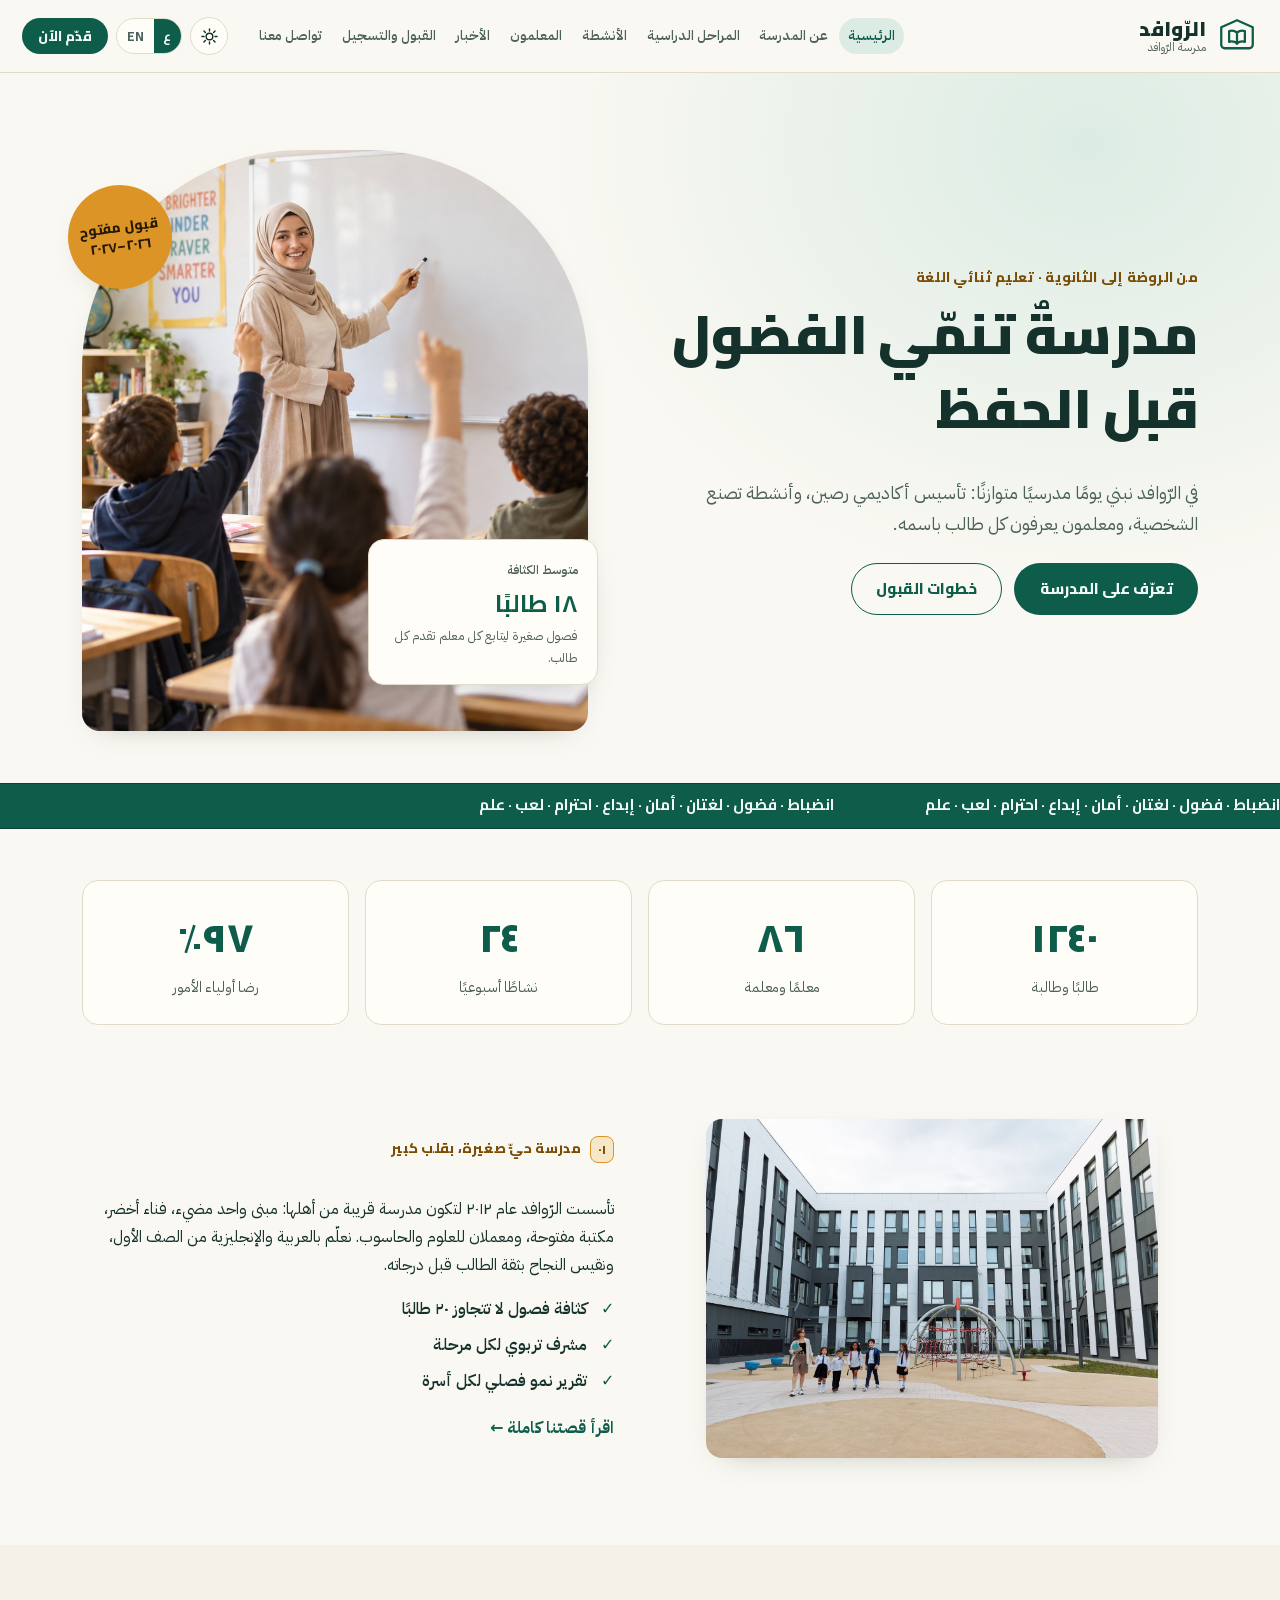
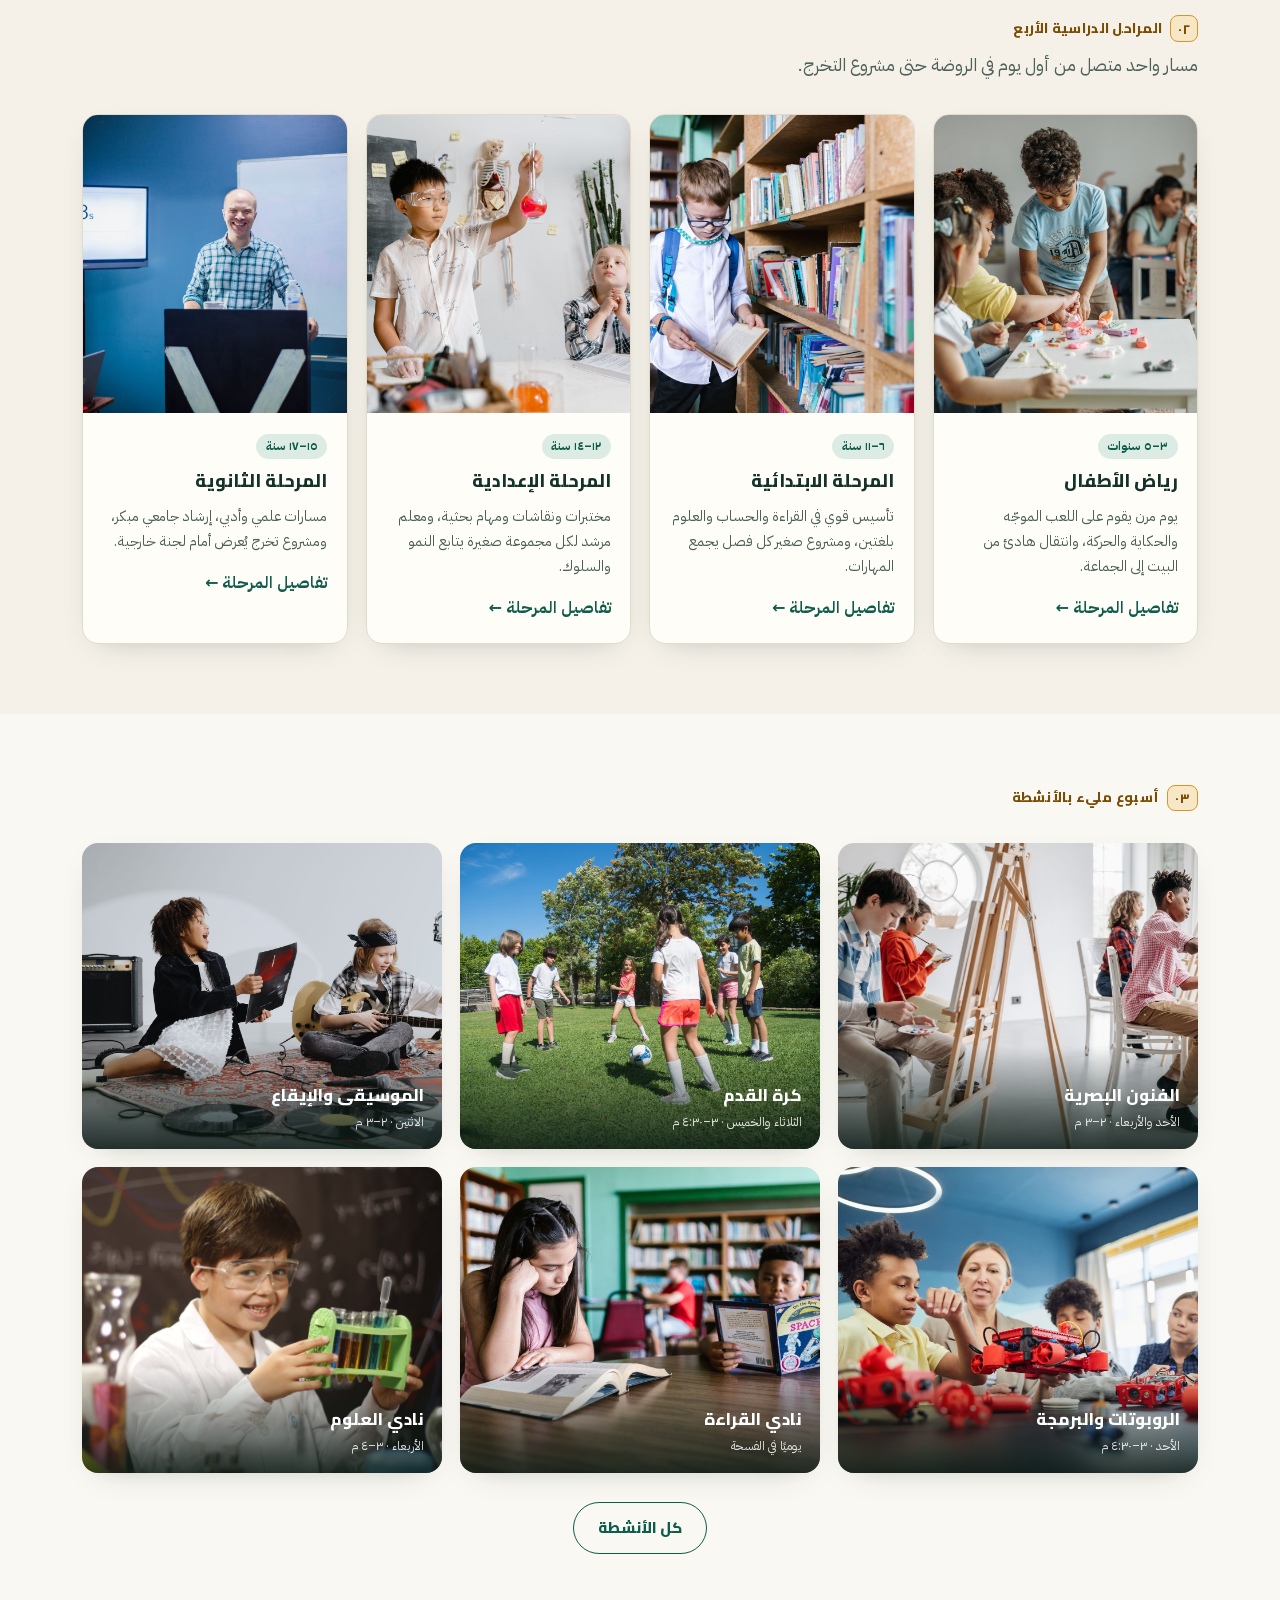
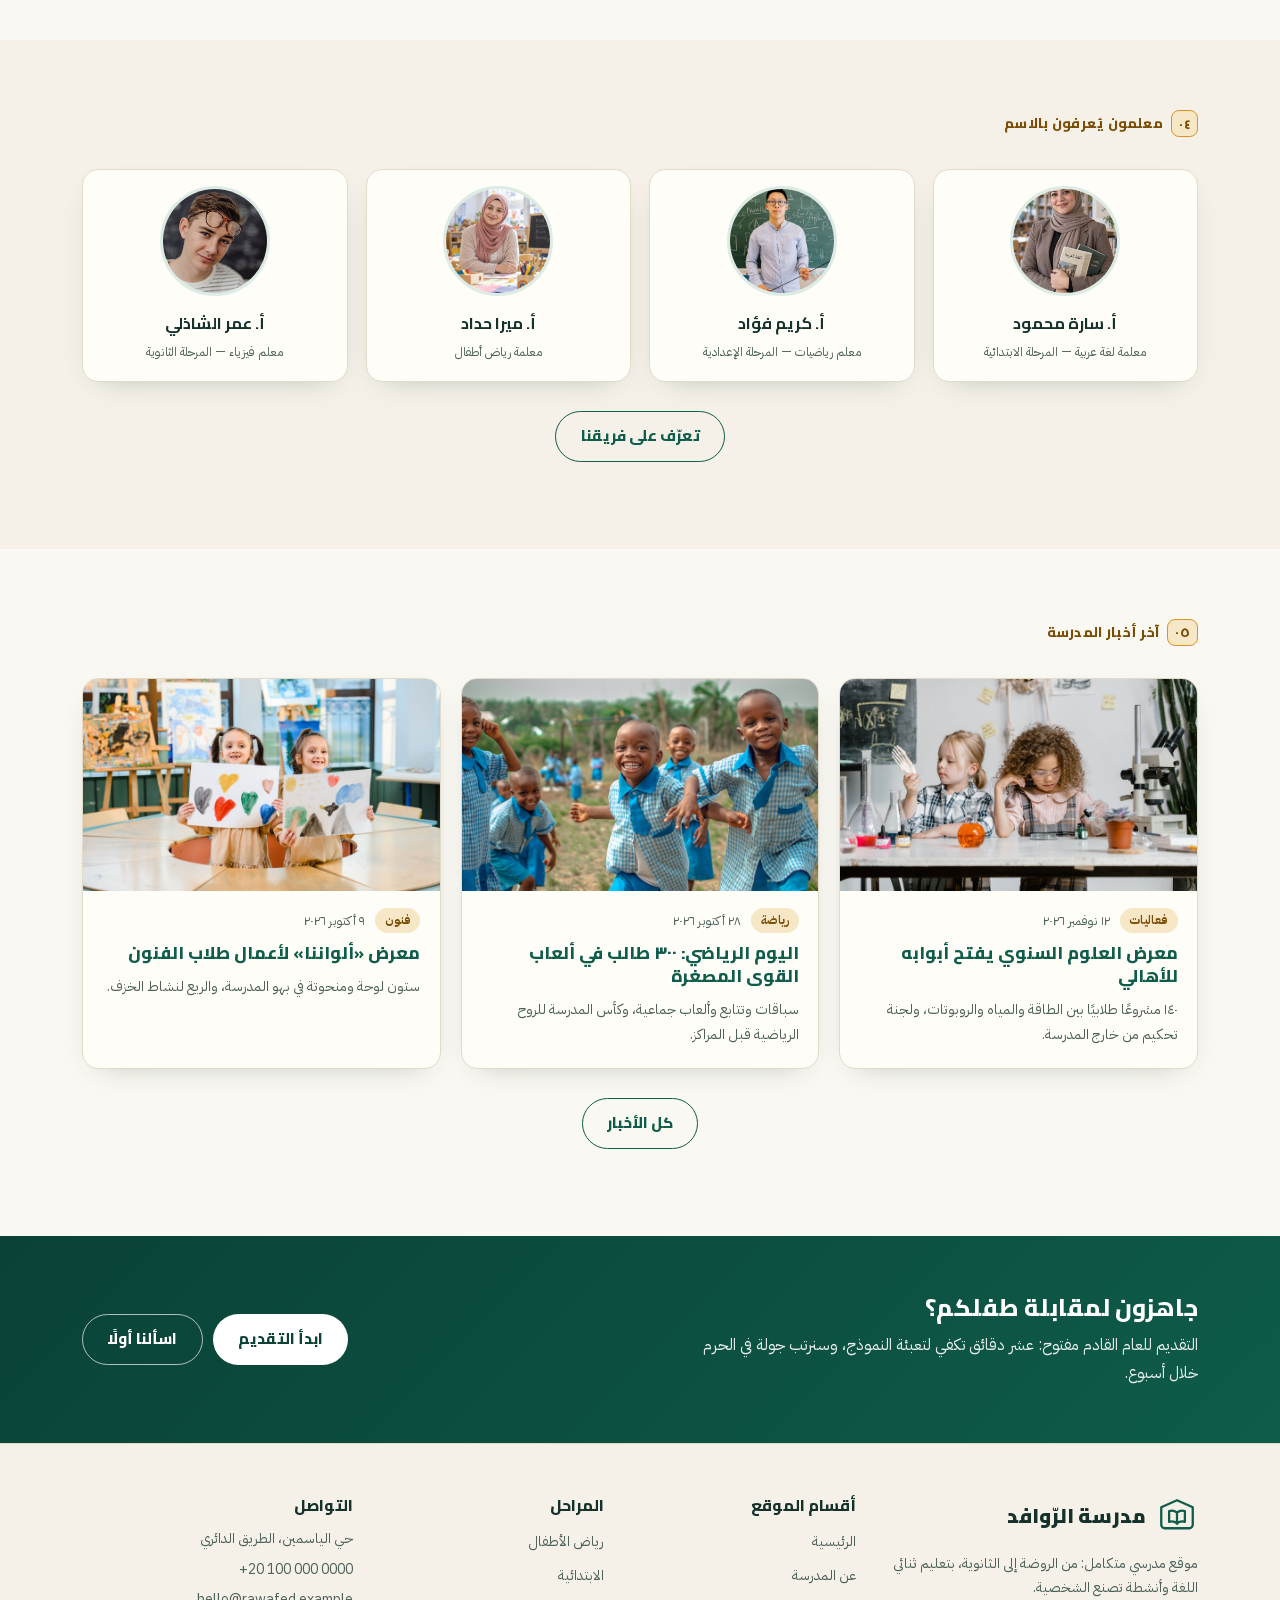
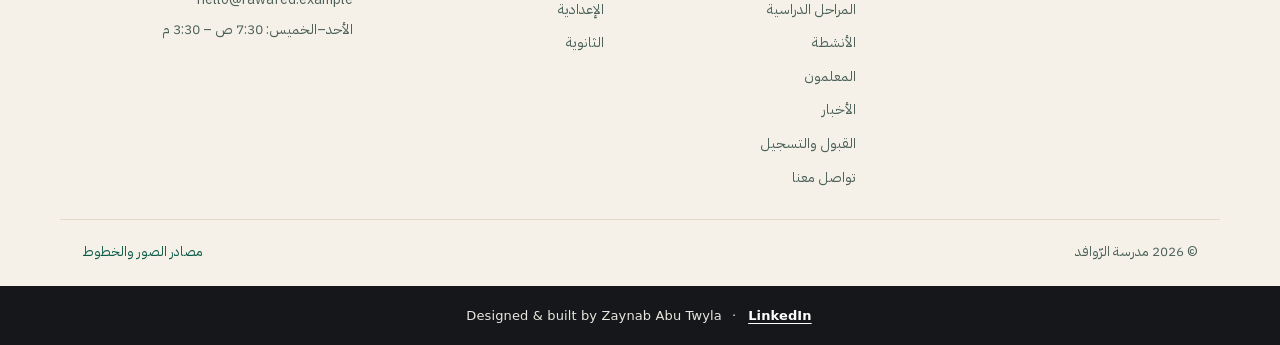
<file: index.html>
<!doctype html>
<html lang="ar" dir="rtl" data-theme="light">
<head>
<meta charset="utf-8">
<meta name="viewport" content="width=device-width, initial-scale=1">
<title data-i18n="pg.t.home">مدرسة الرّوافد — من الروضة إلى الثانوية</title>
<meta name="description" content="موقع مدرسة الرّوافد: مراحل، أنشطة، معلمون، أخبار وقبول." data-i18n-content="pg.d.home">
<link rel="preload" href="assets/fonts/cairo-200-1000-arabic.woff2" as="font" type="font/woff2" crossorigin>
<link rel="stylesheet" href="assets/fonts/fonts.css">
<link rel="stylesheet" href="assets/css/style.css">
<link rel="icon" href="data:image/svg+xml,%3Csvg xmlns='http://www.w3.org/2000/svg' viewBox='0 0 48 48'%3E%3Crect width='48' height='48' rx='12' fill='%230e5c4a'/%3E%3Cpath d='M24 10 10 17v14h28V17Z' fill='none' stroke='%23f6f3ec' stroke-width='3'/%3E%3C/svg%3E">
<script>/* قبل الرسم: منع وميض السمة واللغة */
try{var t=localStorage.getItem('rw-theme');if(t)document.documentElement.dataset.theme=t;
else if(matchMedia('(prefers-color-scheme: dark)').matches)document.documentElement.dataset.theme='dark';
var l=localStorage.getItem('rw-lang');if(l==='en'){document.documentElement.lang='en';document.documentElement.dir='ltr';}}catch(e){}</script>
</head>
<body data-page="index.html">
<a class="skip-link" href="#main" data-i18n="a11y.skip">تخطَّ إلى المحتوى</a>
<header class="site-header" id="top">
  <div class="wrap header-in">
    <a class="brand" href="index.html">
      <svg viewBox="0 0 48 48" aria-hidden="true" class="logo-mark"><path d="M24 6 6 14v20c0 2.2 1.8 4 4 4h28c2.2 0 4-1.8 4-4V14L24 6Z" fill="none" stroke="currentColor" stroke-width="2.6" stroke-linejoin="round"/><path d="M24 20v14M24 20c-2.6-2-6-2.6-9-1.6v12.4c3-1 6.4-.4 9 1.6Zm0 0c2.6-2 6-2.6 9-1.6v12.4c-3-1-6.4-.4-9 1.6Z" fill="none" stroke="currentColor" stroke-width="2.6" stroke-linejoin="round"/></svg>
      <span class="brand-tx"><strong data-i18n="brand.name">الرّوافد</strong><small data-i18n="brand.sub">مدرسة الرّوافد</small></span>
    </a>
    <nav class="main-nav" id="nav" aria-label="Main">
        <a href="index.html" data-i18n="nav.home" aria-current="page" class="is-active">الرئيسية</a>
        <a href="about.html" data-i18n="nav.about">عن المدرسة</a>
        <a href="academics.html" data-i18n="nav.academics">المراحل الدراسية</a>
        <a href="activities.html" data-i18n="nav.activities">الأنشطة</a>
        <a href="teachers.html" data-i18n="nav.teachers">المعلمون</a>
        <a href="news.html" data-i18n="nav.news">الأخبار</a>
        <a href="admissions.html" data-i18n="nav.admissions">القبول والتسجيل</a>
        <a href="contact.html" data-i18n="nav.contact">تواصل معنا</a>
    </nav>
    <div class="header-actions">
      <button class="icon-btn" id="theme-toggle" type="button" data-i18n-aria="a11y.theme" aria-label="تبديل الوضع الليلي والنهاري"><svg viewBox="0 0 24 24" aria-hidden="true"><circle cx="12" cy="12" r="4.2" fill="none" stroke="currentColor" stroke-width="1.8"/><path d="M12 2.5v2.6M12 18.9v2.6M2.5 12h2.6M18.9 12h2.6M5 5l1.8 1.8M17.2 17.2 19 19M19 5l-1.8 1.8M6.8 17.2 5 19" stroke="currentColor" stroke-width="1.8" stroke-linecap="round"/></svg><svg viewBox="0 0 24 24" aria-hidden="true"><path d="M20.4 14.2A8.6 8.6 0 0 1 9.8 3.6a8.6 8.6 0 1 0 10.6 10.6Z" fill="none" stroke="currentColor" stroke-width="1.8" stroke-linejoin="round"/></svg></button>
      <button class="lang-toggle" id="lang-toggle" type="button" data-i18n-aria="a11y.lang" aria-label="Switch to English"><span class="lang-opt" data-lang="ar">ع</span><span class="lang-opt" data-lang="en">EN</span></button>
      <a class="btn btn-primary btn-sm header-cta" href="admissions.html" data-i18n="cta.apply">قدّم الآن</a>
      <button class="icon-btn nav-burger" id="nav-toggle" type="button" data-i18n-aria="a11y.menu" aria-label="القائمة" aria-expanded="false"><svg viewBox="0 0 24 24" aria-hidden="true"><path d="M4 7h16M4 12h16M4 17h16" stroke="currentColor" stroke-width="1.9" stroke-linecap="round"/></svg><svg viewBox="0 0 24 24" aria-hidden="true"><path d="m6 6 12 12M18 6 6 18" stroke="currentColor" stroke-width="1.9" stroke-linecap="round"/></svg></button>
    </div>
  </div>
</header>
<main id="main">

<section class="hero-home">
  <div class="wrap hero-grid">
    <div class="hero-tx">
      <p class="eyebrow" data-i18n="h.eyebrow">من الروضة إلى الثانوية · تعليم ثنائي اللغة</p>
      <h1 data-i18n="h.title">مدرسةٌ تنمّي الفضول قبل الحفظ</h1>
      <p class="lead" data-i18n="h.lead">في الرّوافد نبني يومًا مدرسيًا متوازنًا: تأسيس أكاديمي رصين، وأنشطة تصنع الشخصية، ومعلمون يعرفون كل طالب باسمه.</p>
      <div class="hero-ctas">
        <a class="btn btn-primary" href="about.html" data-i18n="h.cta1">تعرّف على المدرسة</a>
        <a class="btn btn-ghost" href="admissions.html" data-i18n="h.cta2">خطوات القبول</a>
      </div>
    </div>
    <div class="hero-media">
      <img class="arch hero-photo" src="assets/img/hero-hands.jpg" alt="معلمة وطلاب يرفعون أيديهم في الفصل" fetchpriority="high">
      <span class="sticker" data-i18n="h.badge">قبول مفتوح<br>٢٠٢٦–٢٠٢٧</span>
      <div class="float-card">
        <span class="float-card-t" data-i18n="h.card.t">متوسط الكثافة</span>
        <strong data-i18n="h.card.v">١٨ طالبًا</strong>
        <p data-i18n="h.card.p">فصول صغيرة ليتابع كل معلم تقدم كل طالب.</p>
      </div>
    </div>
  </div>
</section>

<div class="ticker" aria-hidden="true"><div class="ticker-track"><span data-i18n="tick">انضباط · فضول · لغتان · أمان · إبداع · احترام · لعب · علم</span><span data-i18n="tick">انضباط · فضول · لغتان · أمان · إبداع · احترام · لعب · علم</span></div></div>

<section class="stats">
  <div class="wrap stats-grid">
    <div class="stat"><strong data-count="1240" data-i18n="st1.v">١٢٤٠</strong><span data-i18n="st1.l">طالبًا وطالبة</span></div>
    <div class="stat"><strong data-count="86" data-i18n="st2.v">٨٦</strong><span data-i18n="st2.l">معلمًا ومعلمة</span></div>
    <div class="stat"><strong data-count="24" data-i18n="st3.v">٢٤</strong><span data-i18n="st3.l">نشاطًا أسبوعيًا</span></div>
    <div class="stat"><strong data-count="97" data-i18n="st4.v">٩٧٪</strong><span data-i18n="st4.l">رضا أولياء الأمور</span></div>
  </div>
</section>

<section class="section">
  <div class="wrap split">
    <figure class="split-photo"><img src="assets/img/campus-walk.jpg" alt="فناء المدرسة" loading="lazy"></figure>
    <div class="split-tx">
      <div class="section-head">
      <p class="eyebrow"><span class="eyebrow-num">٠١</span><span data-i18n="intro.t">مدرسة حيٍّ صغيرة، بقلب كبير</span></p>
      
    </div>
      <p data-i18n="intro.p">تأسست الرّوافد عام ٢٠١٢ لتكون مدرسة قريبة من أهلها: مبنى واحد مضيء، فناء أخضر، مكتبة مفتوحة، ومعملان للعلوم والحاسوب. نعلّم بالعربية والإنجليزية من الصف الأول، ونقيس النجاح بثقة الطالب قبل درجاته.</p>
      <ul class="check-list">
        <li data-i18n="intro.b1">كثافة فصول لا تتجاوز ٢٠ طالبًا</li><li data-i18n="intro.b2">مشرف تربوي لكل مرحلة</li><li data-i18n="intro.b3">تقرير نمو فصلي لكل أسرة</li>
      </ul>
      <a class="text-link" href="about.html"><span data-i18n="intro.link">اقرأ قصتنا كاملة</span> <span class="arrow">←</span></a>
    </div>
  </div>
</section>

<section class="section section-alt">
  <div class="wrap">
    <div class="section-head">
      <p class="eyebrow"><span class="eyebrow-num">٠٢</span><span data-i18n="sec.stages">المراحل الدراسية الأربع</span></p>
      <p class="lead" data-i18n="sec.stages.l">مسار واحد متصل من أول يوم في الروضة حتى مشروع التخرج.</p>
    </div>
    <div class="stage-grid"><article class="stage-card" id="home-kg">
        <a href="academics.html#kg" class="stage-photo arch"><img src="assets/img/kg-play.jpg" alt="رياض الأطفال" loading="lazy"></a>
        <div class="stage-tx">
          <span class="stage-years" data-i18n="stg.kg.years">٣–٥ سنوات</span>
          <h3 data-i18n="stg.kg.name">رياض الأطفال</h3>
          <p data-i18n="stg.kg.desc">يوم مرن يقوم على اللعب الموجّه والحكاية والحركة، وانتقال هادئ من البيت إلى الجماعة.</p>
          <a class="text-link" href="academics.html#kg"><span data-i18n="stage.link">تفاصيل المرحلة</span> <span class="arrow">←</span></a>
        </div>
      </article><article class="stage-card" id="home-primary">
        <a href="academics.html#primary" class="stage-photo arch"><img src="assets/img/primary-reading.jpg" alt="المرحلة الابتدائية" loading="lazy"></a>
        <div class="stage-tx">
          <span class="stage-years" data-i18n="stg.prim.years">٦–١١ سنة</span>
          <h3 data-i18n="stg.prim.name">المرحلة الابتدائية</h3>
          <p data-i18n="stg.prim.desc">تأسيس قوي في القراءة والحساب والعلوم بلغتين، ومشروع صغير كل فصل يجمع المهارات.</p>
          <a class="text-link" href="academics.html#primary"><span data-i18n="stage.link">تفاصيل المرحلة</span> <span class="arrow">←</span></a>
        </div>
      </article><article class="stage-card" id="home-middle">
        <a href="academics.html#middle" class="stage-photo arch"><img src="assets/img/middle-science.jpg" alt="المرحلة الإعدادية" loading="lazy"></a>
        <div class="stage-tx">
          <span class="stage-years" data-i18n="stg.mid.years">١٢–١٤ سنة</span>
          <h3 data-i18n="stg.mid.name">المرحلة الإعدادية</h3>
          <p data-i18n="stg.mid.desc">مختبرات ونقاشات ومهام بحثية، ومعلم مرشد لكل مجموعة صغيرة يتابع النمو والسلوك.</p>
          <a class="text-link" href="academics.html#middle"><span data-i18n="stage.link">تفاصيل المرحلة</span> <span class="arrow">←</span></a>
        </div>
      </article><article class="stage-card" id="home-secondary">
        <a href="academics.html#secondary" class="stage-photo arch"><img src="assets/img/secondary-lecture.jpg" alt="المرحلة الثانوية" loading="lazy"></a>
        <div class="stage-tx">
          <span class="stage-years" data-i18n="stg.sec.years">١٥–١٧ سنة</span>
          <h3 data-i18n="stg.sec.name">المرحلة الثانوية</h3>
          <p data-i18n="stg.sec.desc">مسارات علمي وأدبي، إرشاد جامعي مبكر، ومشروع تخرج يُعرض أمام لجنة خارجية.</p>
          <a class="text-link" href="academics.html#secondary"><span data-i18n="stage.link">تفاصيل المرحلة</span> <span class="arrow">←</span></a>
        </div>
      </article></div>
  </div>
</section>

<section class="section">
  <div class="wrap">
    <div class="section-head">
      <p class="eyebrow"><span class="eyebrow-num">٠٣</span><span data-i18n="sec.act">أسبوع مليء بالأنشطة</span></p>
      
    </div>
    <div class="act-grid"><a class="act-card" href="activities.html">
        <img src="assets/img/act-art.jpg" alt="الفنون البصرية" loading="lazy">
        <div class="act-tx"><h3 data-i18n="act.art.name">الفنون البصرية</h3><span data-i18n="act.art.meta">الأحد والأربعاء · ٢–٣ م</span></div>
      </a><a class="act-card" href="activities.html">
        <img src="assets/img/act-sports.jpg" alt="كرة القدم" loading="lazy">
        <div class="act-tx"><h3 data-i18n="act.sports.name">كرة القدم</h3><span data-i18n="act.sports.meta">الثلاثاء والخميس · ٣–٤:٣٠ م</span></div>
      </a><a class="act-card" href="activities.html">
        <img src="assets/img/act-music.jpg" alt="الموسيقى والإيقاع" loading="lazy">
        <div class="act-tx"><h3 data-i18n="act.music.name">الموسيقى والإيقاع</h3><span data-i18n="act.music.meta">الاثنين · ٢–٣ م</span></div>
      </a><a class="act-card" href="activities.html">
        <img src="assets/img/act-robotics.jpg" alt="الروبوتات والبرمجة" loading="lazy">
        <div class="act-tx"><h3 data-i18n="act.robotics.name">الروبوتات والبرمجة</h3><span data-i18n="act.robotics.meta">الأحد · ٣–٤:٣٠ م</span></div>
      </a><a class="act-card" href="activities.html">
        <img src="assets/img/act-library.jpg" alt="نادي القراءة" loading="lazy">
        <div class="act-tx"><h3 data-i18n="act.library.name">نادي القراءة</h3><span data-i18n="act.library.meta">يوميًا في الفسحة</span></div>
      </a><a class="act-card" href="activities.html">
        <img src="assets/img/act-science.jpg" alt="نادي العلوم" loading="lazy">
        <div class="act-tx"><h3 data-i18n="act.science.name">نادي العلوم</h3><span data-i18n="act.science.meta">الأربعاء · ٣–٤ م</span></div>
      </a></div>
    <p class="more-row"><a class="btn btn-ghost" href="activities.html" data-i18n="act.all">كل الأنشطة</a></p>
  </div>
</section>

<section class="section section-alt">
  <div class="wrap">
    <div class="section-head">
      <p class="eyebrow"><span class="eyebrow-num">٠٤</span><span data-i18n="sec.teach">معلمون يُعرفون بالاسم</span></p>
      
    </div>
    <div class="teach-strip"><a class="teach-mini" href="teachers.html">
        <img src="assets/img/t-1.jpg" alt="أ. سارة محمود" loading="lazy">
        <strong data-i18n="t1.name">أ. سارة محمود</strong><span data-i18n="t1.role">معلمة لغة عربية — المرحلة الابتدائية</span>
      </a><a class="teach-mini" href="teachers.html">
        <img src="assets/img/t-3.jpg" alt="أ. كريم فؤاد" loading="lazy">
        <strong data-i18n="t2.name">أ. كريم فؤاد</strong><span data-i18n="t2.role">معلم رياضيات — المرحلة الإعدادية</span>
      </a><a class="teach-mini" href="teachers.html">
        <img src="assets/img/t-2.jpg" alt="أ. ميرا حداد" loading="lazy">
        <strong data-i18n="t3.name">أ. ميرا حداد</strong><span data-i18n="t3.role">معلمة رياض أطفال</span>
      </a><a class="teach-mini" href="teachers.html">
        <img src="assets/img/t-5.jpg" alt="أ. عمر الشاذلي" loading="lazy">
        <strong data-i18n="t4.name">أ. عمر الشاذلي</strong><span data-i18n="t4.role">معلم فيزياء — المرحلة الثانوية</span>
      </a></div>
    <p class="more-row"><a class="btn btn-ghost" href="teachers.html" data-i18n="teach.all">تعرّف على فريقنا</a></p>
  </div>
</section>

<section class="section">
  <div class="wrap">
    <div class="section-head">
      <p class="eyebrow"><span class="eyebrow-num">٠٥</span><span data-i18n="sec.news">آخر أخبار المدرسة</span></p>
      
    </div>
    <div class="news-grid"><article class="news-card">
        <a class="news-photo" href="news.html"><img src="assets/img/news-science.jpg" alt="معرض العلوم السنوي يفتح أبوابه للأهالي" loading="lazy"></a>
        <div class="news-tx">
          <div class="news-meta"><span class="tag" data-i18n="n1.tag">فعاليات</span><time data-i18n="n1.date">١٢ نوفمبر ٢٠٢٦</time></div>
          <h3><a href="news.html" data-i18n="n1.title">معرض العلوم السنوي يفتح أبوابه للأهالي</a></h3>
          <p data-i18n="n1.excerpt">١٤٠ مشروعًا طلابيًا بين الطاقة والمياه والروبوتات، ولجنة تحكيم من خارج المدرسة.</p>
        </div>
      </article><article class="news-card">
        <a class="news-photo" href="news.html"><img src="assets/img/news-sports.jpg" alt="اليوم الرياضي: ٣٠٠ طالب في ألعاب القوى المصغرة" loading="lazy"></a>
        <div class="news-tx">
          <div class="news-meta"><span class="tag" data-i18n="n2.tag">رياضة</span><time data-i18n="n2.date">٢٨ أكتوبر ٢٠٢٦</time></div>
          <h3><a href="news.html" data-i18n="n2.title">اليوم الرياضي: ٣٠٠ طالب في ألعاب القوى المصغرة</a></h3>
          <p data-i18n="n2.excerpt">سباقات وتتابع وألعاب جماعية، وكأس المدرسة للروح الرياضية قبل المراكز.</p>
        </div>
      </article><article class="news-card">
        <a class="news-photo" href="news.html"><img src="assets/img/news-art.jpg" alt="معرض «ألواننا» لأعمال طلاب الفنون" loading="lazy"></a>
        <div class="news-tx">
          <div class="news-meta"><span class="tag" data-i18n="n3.tag">فنون</span><time data-i18n="n3.date">٩ أكتوبر ٢٠٢٦</time></div>
          <h3><a href="news.html" data-i18n="n3.title">معرض «ألواننا» لأعمال طلاب الفنون</a></h3>
          <p data-i18n="n3.excerpt">ستون لوحة ومنحوتة في بهو المدرسة، والريع لنشاط الخزف.</p>
        </div>
      </article></div>
    <p class="more-row"><a class="btn btn-ghost" href="news.html" data-i18n="news.all">كل الأخبار</a></p>
  </div>
</section>

<section class="cta-banner">
  <div class="wrap cta-in">
    <div><h2 data-i18n="cta.t">جاهزون لمقابلة طفلكم؟</h2><p data-i18n="cta.p">التقديم للعام القادم مفتوح: عشر دقائق تكفي لتعبئة النموذج، وسنرتب جولة في الحرم خلال أسبوع.</p></div>
    <div class="cta-actions">
      <a class="btn btn-light" href="admissions.html" data-i18n="cta.btn">ابدأ التقديم</a>
      <a class="btn btn-outline-light" href="contact.html" data-i18n="cta.btn2">اسألنا أولًا</a>
    </div>
  </div>
</section>

</main>
<footer class="site-footer">
  <div class="wrap footer-grid">
    <div class="f-brand">
      <a class="brand" href="index.html"><svg viewBox="0 0 48 48" aria-hidden="true" class="logo-mark"><path d="M24 6 6 14v20c0 2.2 1.8 4 4 4h28c2.2 0 4-1.8 4-4V14L24 6Z" fill="none" stroke="currentColor" stroke-width="2.6" stroke-linejoin="round"/><path d="M24 20v14M24 20c-2.6-2-6-2.6-9-1.6v12.4c3-1 6.4-.4 9 1.6Zm0 0c2.6-2 6-2.6 9-1.6v12.4c-3-1-6.4-.4-9 1.6Z" fill="none" stroke="currentColor" stroke-width="2.6" stroke-linejoin="round"/></svg><span class="brand-tx"><strong data-i18n="f.about.t">مدرسة الرّوافد</strong></span></a>
      <p data-i18n="f.about.p">موقع مدرسي متكامل: من الروضة إلى الثانوية، بتعليم ثنائي اللغة وأنشطة تصنع الشخصية.</p>
    </div>
    <nav class="f-col" aria-label="Footer"><h3 data-i18n="f.links">أقسام الموقع</h3><ul><li><a href="index.html" data-i18n="nav.home">الرئيسية</a></li><li><a href="about.html" data-i18n="nav.about">عن المدرسة</a></li><li><a href="academics.html" data-i18n="nav.academics">المراحل الدراسية</a></li><li><a href="activities.html" data-i18n="nav.activities">الأنشطة</a></li><li><a href="teachers.html" data-i18n="nav.teachers">المعلمون</a></li><li><a href="news.html" data-i18n="nav.news">الأخبار</a></li><li><a href="admissions.html" data-i18n="nav.admissions">القبول والتسجيل</a></li><li><a href="contact.html" data-i18n="nav.contact">تواصل معنا</a></li></ul></nav>
    <div class="f-col"><h3 data-i18n="f.stages">المراحل</h3><ul><li><a href="academics.html#kg" data-i18n="f.st.kg">رياض الأطفال</a></li><li><a href="academics.html#primary" data-i18n="f.st.prim">الابتدائية</a></li><li><a href="academics.html#middle" data-i18n="f.st.mid">الإعدادية</a></li><li><a href="academics.html#secondary" data-i18n="f.st.sec">الثانوية</a></li></ul></div>
    <div class="f-col">
      <h3 data-i18n="f.contact">التواصل</h3>
      <ul class="f-contact">
        <li data-i18n="f.addr">حي الياسمين، الطريق الدائري</li>
        <li><a href="tel:+201000000000" dir="ltr">+20 100 000 0000</a></li>
        <li><a href="mailto:hello@rawafed.example">hello@rawafed.example</a></li>
        <li data-i18n="f.hours">الأحد–الخميس: 7:30 ص – 3:30 م</li>
      </ul>
    </div>
  </div>
  <div class="wrap footer-base">
    <div class="f-base-row">
      <span data-i18n="f.rights">© 2026 مدرسة الرّوافد</span>
      <a href="CREDITS.html" data-i18n="f.credits">مصادر الصور والخطوط</a>
    </div>
  </div>
</footer>
<button class="to-top" id="to-top" type="button" aria-label="↑">↑</button>
<script src="assets/js/i18n.js"></script>
<script src="assets/js/main.js"></script>
<!--zy-credit--><style>.zy-credit{box-sizing:border-box;width:100%;background:#15171a;color:#e9e6df;font:500 13px/1.5 system-ui,-apple-system,"Segoe UI",Roboto,Arial,sans-serif;text-align:center;padding:14px 16px;direction:ltr;unicode-bidi:isolate;letter-spacing:.01em}.zy-credit p{margin:0;display:flex;flex-wrap:wrap;gap:4px 10px;justify-content:center;align-items:center}footer.zy-credit p a{all:unset;cursor:pointer;display:inline;box-sizing:border-box;color:#fff;font-weight:700;font-size:inherit;line-height:inherit;text-decoration:underline;text-underline-offset:3px;padding:6px 2px;background:none;border:0;border-radius:0;box-shadow:none;width:auto;height:auto}footer.zy-credit p a:hover{text-decoration-thickness:2px}footer.zy-credit p a:focus-visible{outline:2px solid #fff;outline-offset:2px;border-radius:3px}@media(max-width:480px){.zy-credit{font-size:12.5px;padding:12px 14px}}</style><footer class="zy-credit" dir="ltr" lang="en"><p><span>Designed &amp; built by Zaynab Abu Twyla</span><span aria-hidden="true">&middot;</span><a href="https://www.linkedin.com/in/zaynab-aboutwylah-b71a79314" target="_blank" rel="noopener noreferrer">LinkedIn</a></p></footer><!--/zy-credit--></body>
</html>
</file>
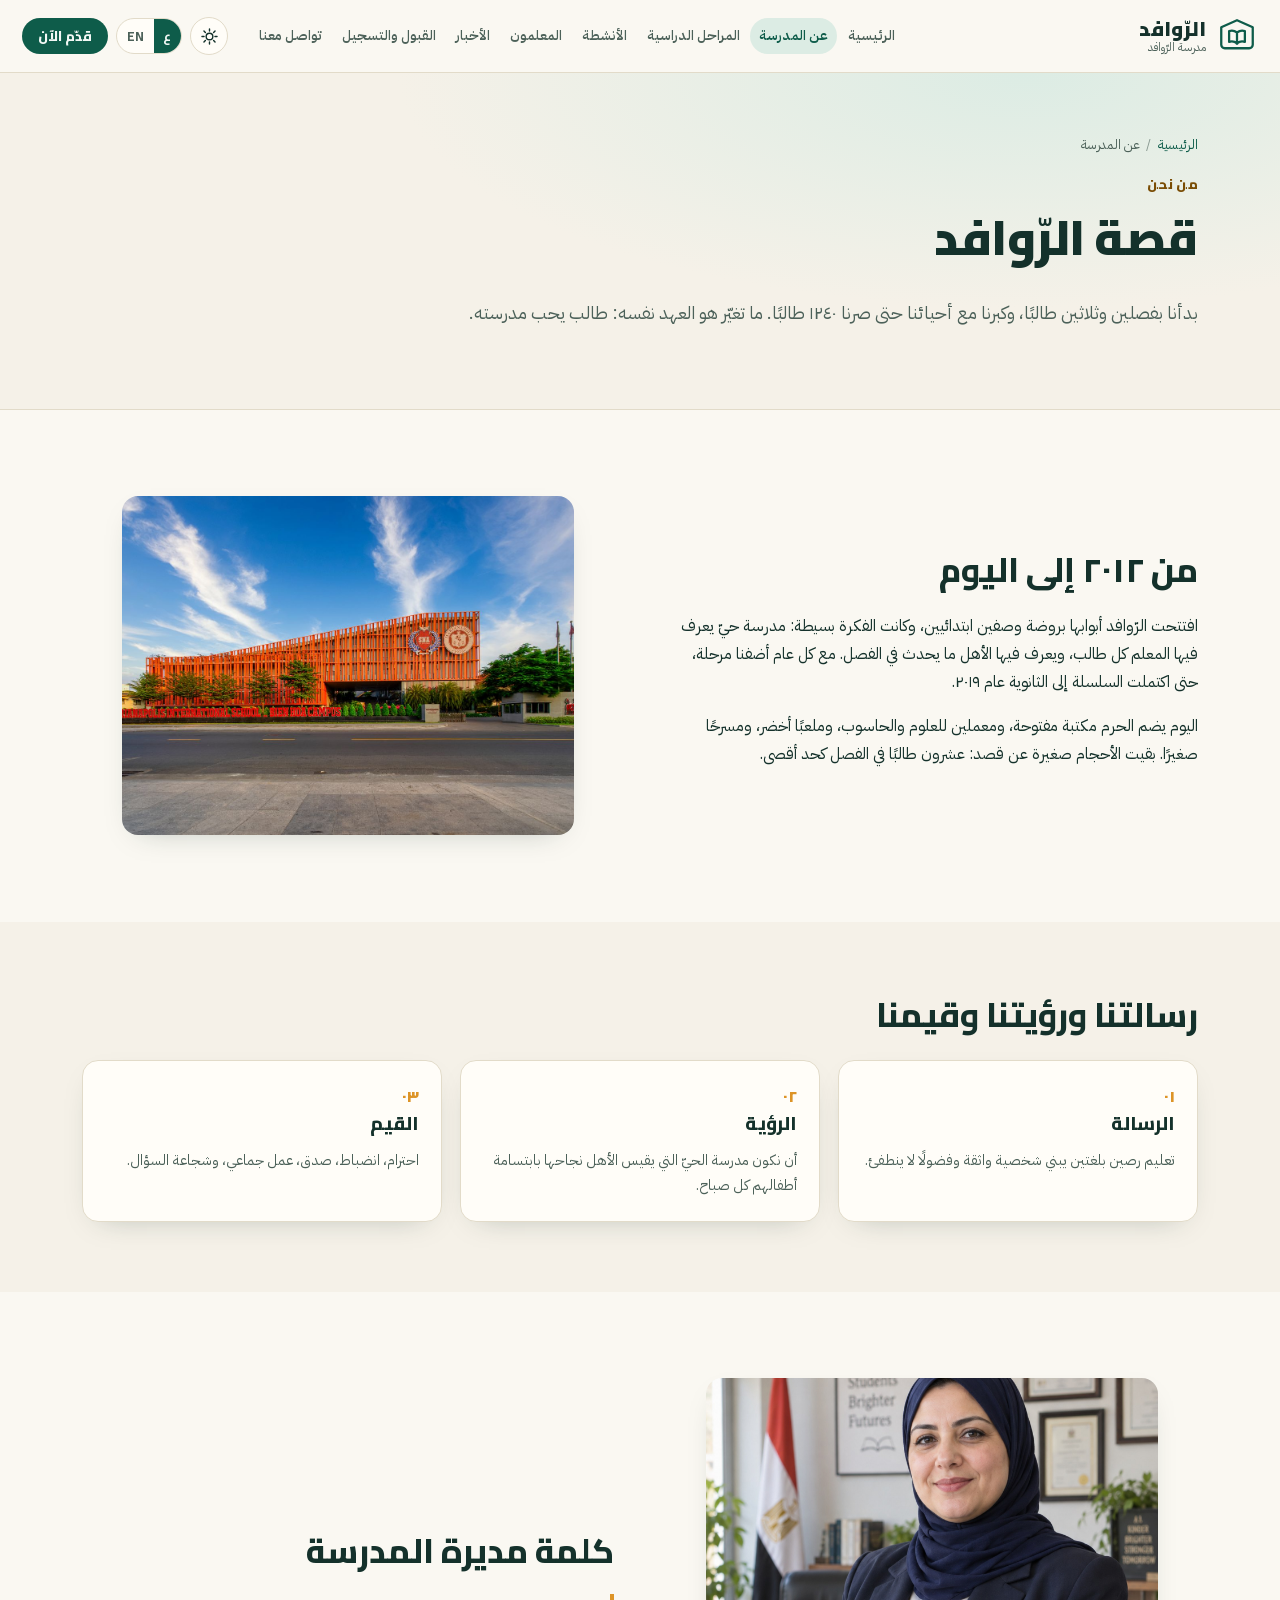
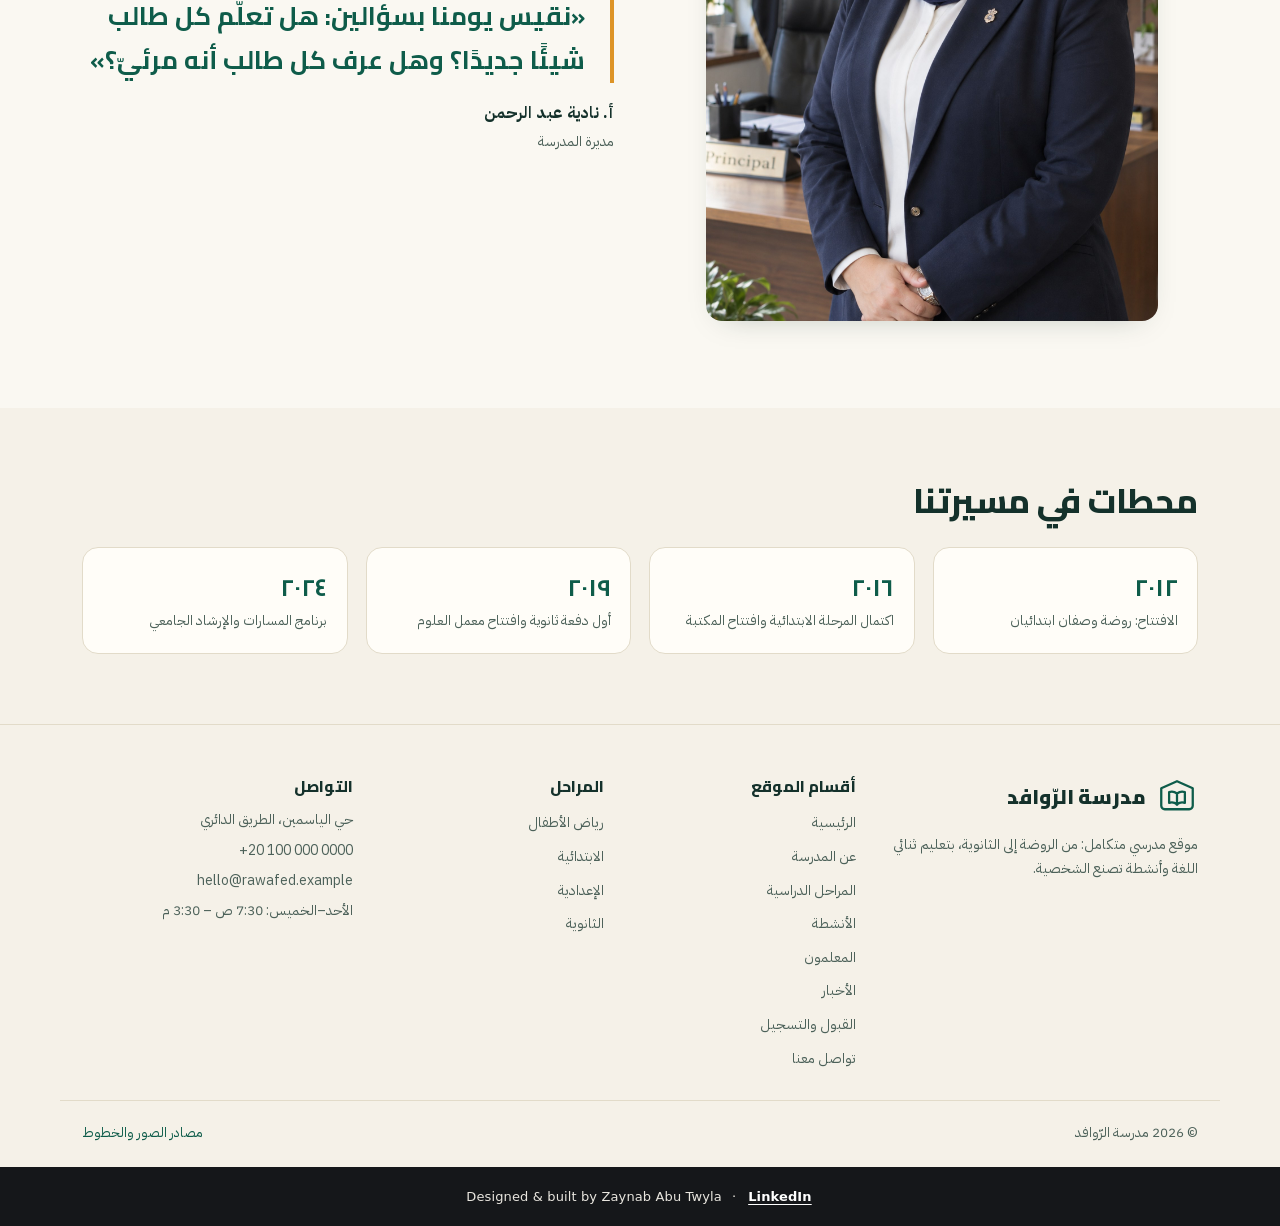
<file: about.html>
<!doctype html>
<html lang="ar" dir="rtl" data-theme="light">
<head>
<meta charset="utf-8">
<meta name="viewport" content="width=device-width, initial-scale=1">
<title data-i18n="pg.t.about">عن المدرسة — مدرسة الرّوافد</title>
<meta name="description" content="قصة المدرسة ورسالتها وقيمها وكلمة المديرة." data-i18n-content="pg.d.about">
<link rel="preload" href="assets/fonts/cairo-200-1000-arabic.woff2" as="font" type="font/woff2" crossorigin>
<link rel="stylesheet" href="assets/fonts/fonts.css">
<link rel="stylesheet" href="assets/css/style.css">
<link rel="icon" href="data:image/svg+xml,%3Csvg xmlns='http://www.w3.org/2000/svg' viewBox='0 0 48 48'%3E%3Crect width='48' height='48' rx='12' fill='%230e5c4a'/%3E%3Cpath d='M24 10 10 17v14h28V17Z' fill='none' stroke='%23f6f3ec' stroke-width='3'/%3E%3C/svg%3E">
<script>/* قبل الرسم: منع وميض السمة واللغة */
try{var t=localStorage.getItem('rw-theme');if(t)document.documentElement.dataset.theme=t;
else if(matchMedia('(prefers-color-scheme: dark)').matches)document.documentElement.dataset.theme='dark';
var l=localStorage.getItem('rw-lang');if(l==='en'){document.documentElement.lang='en';document.documentElement.dir='ltr';}}catch(e){}</script>
</head>
<body data-page="about.html">
<a class="skip-link" href="#main" data-i18n="a11y.skip">تخطَّ إلى المحتوى</a>
<header class="site-header" id="top">
  <div class="wrap header-in">
    <a class="brand" href="index.html">
      <svg viewBox="0 0 48 48" aria-hidden="true" class="logo-mark"><path d="M24 6 6 14v20c0 2.2 1.8 4 4 4h28c2.2 0 4-1.8 4-4V14L24 6Z" fill="none" stroke="currentColor" stroke-width="2.6" stroke-linejoin="round"/><path d="M24 20v14M24 20c-2.6-2-6-2.6-9-1.6v12.4c3-1 6.4-.4 9 1.6Zm0 0c2.6-2 6-2.6 9-1.6v12.4c-3-1-6.4-.4-9 1.6Z" fill="none" stroke="currentColor" stroke-width="2.6" stroke-linejoin="round"/></svg>
      <span class="brand-tx"><strong data-i18n="brand.name">الرّوافد</strong><small data-i18n="brand.sub">مدرسة الرّوافد</small></span>
    </a>
    <nav class="main-nav" id="nav" aria-label="Main">
        <a href="index.html" data-i18n="nav.home">الرئيسية</a>
        <a href="about.html" data-i18n="nav.about" aria-current="page" class="is-active">عن المدرسة</a>
        <a href="academics.html" data-i18n="nav.academics">المراحل الدراسية</a>
        <a href="activities.html" data-i18n="nav.activities">الأنشطة</a>
        <a href="teachers.html" data-i18n="nav.teachers">المعلمون</a>
        <a href="news.html" data-i18n="nav.news">الأخبار</a>
        <a href="admissions.html" data-i18n="nav.admissions">القبول والتسجيل</a>
        <a href="contact.html" data-i18n="nav.contact">تواصل معنا</a>
    </nav>
    <div class="header-actions">
      <button class="icon-btn" id="theme-toggle" type="button" data-i18n-aria="a11y.theme" aria-label="تبديل الوضع الليلي والنهاري"><svg viewBox="0 0 24 24" aria-hidden="true"><circle cx="12" cy="12" r="4.2" fill="none" stroke="currentColor" stroke-width="1.8"/><path d="M12 2.5v2.6M12 18.9v2.6M2.5 12h2.6M18.9 12h2.6M5 5l1.8 1.8M17.2 17.2 19 19M19 5l-1.8 1.8M6.8 17.2 5 19" stroke="currentColor" stroke-width="1.8" stroke-linecap="round"/></svg><svg viewBox="0 0 24 24" aria-hidden="true"><path d="M20.4 14.2A8.6 8.6 0 0 1 9.8 3.6a8.6 8.6 0 1 0 10.6 10.6Z" fill="none" stroke="currentColor" stroke-width="1.8" stroke-linejoin="round"/></svg></button>
      <button class="lang-toggle" id="lang-toggle" type="button" data-i18n-aria="a11y.lang" aria-label="Switch to English"><span class="lang-opt" data-lang="ar">ع</span><span class="lang-opt" data-lang="en">EN</span></button>
      <a class="btn btn-primary btn-sm header-cta" href="admissions.html" data-i18n="cta.apply">قدّم الآن</a>
      <button class="icon-btn nav-burger" id="nav-toggle" type="button" data-i18n-aria="a11y.menu" aria-label="القائمة" aria-expanded="false"><svg viewBox="0 0 24 24" aria-hidden="true"><path d="M4 7h16M4 12h16M4 17h16" stroke="currentColor" stroke-width="1.9" stroke-linecap="round"/></svg><svg viewBox="0 0 24 24" aria-hidden="true"><path d="m6 6 12 12M18 6 6 18" stroke="currentColor" stroke-width="1.9" stroke-linecap="round"/></svg></button>
    </div>
  </div>
</header>
<main id="main">

<section class="page-hero">
  <div class="wrap">
    <nav class="crumbs" aria-label="Breadcrumb"><a href="index.html" data-i18n="nav.home">الرئيسية</a><span class="crumb-sep">/</span><span data-i18n="ab.crumb">عن المدرسة</span></nav>
    <p class="eyebrow" data-i18n="ab.kick">من نحن</p>
    <h1 data-i18n="ab.t">قصة الرّوافد</h1>
    <p class="lead" data-i18n="ab.l">بدأنا بفصلين وثلاثين طالبًا، وكبرنا مع أحيائنا حتى صرنا ١٢٤٠ طالبًا. ما تغيّر هو العهد نفسه: طالب يحب مدرسته.</p>
  </div>
</section>
<section class="section">
  <div class="wrap split">
    <div class="split-tx">
      <h2 class="h2" data-i18n="ab.story.t">من ٢٠١٢ إلى اليوم</h2>
      <p data-i18n="ab.story.p1">افتتحت الرّوافد أبوابها بروضة وصفين ابتدائيين، وكانت الفكرة بسيطة: مدرسة حيّ يعرف فيها المعلم كل طالب، ويعرف فيها الأهل ما يحدث في الفصل. مع كل عام أضفنا مرحلة، حتى اكتملت السلسلة إلى الثانوية عام ٢٠١٩.</p>
      <p data-i18n="ab.story.p2">اليوم يضم الحرم مكتبة مفتوحة، ومعملين للعلوم والحاسوب، وملعبًا أخضر، ومسرحًا صغيرًا. بقيت الأحجام صغيرة عن قصد: عشرون طالبًا في الفصل كحد أقصى.</p>
    </div>
    <figure class="split-photo"><img src="assets/img/building.jpg" alt="مبنى المدرسة" loading="lazy"></figure>
  </div>
</section>
<section class="section section-alt">
  <div class="wrap">
    <h2 class="h2" data-i18n="ab.mv.t">رسالتنا ورؤيتنا وقيمنا</h2>
    <div class="tri-grid">
      <div class="value-card"><span class="value-num">٠١</span><h3 data-i18n="ab.m.t">الرسالة</h3><p data-i18n="ab.m.p">تعليم رصين بلغتين يبني شخصية واثقة وفضولًا لا ينطفئ.</p></div>
      <div class="value-card"><span class="value-num">٠٢</span><h3 data-i18n="ab.v.t">الرؤية</h3><p data-i18n="ab.v.p">أن نكون مدرسة الحيّ التي يقيس الأهل نجاحها بابتسامة أطفالهم كل صباح.</p></div>
      <div class="value-card"><span class="value-num">٠٣</span><h3 data-i18n="ab.val.t">القيم</h3><p data-i18n="ab.val.p">احترام، انضباط، صدق، عمل جماعي، وشجاعة السؤال.</p></div>
    </div>
  </div>
</section>
<section class="section">
  <div class="wrap split">
    <figure class="split-photo portrait"><img src="assets/img/t-4.jpg" alt="مديرة المدرسة" loading="lazy"></figure>
    <div class="split-tx">
      <h2 class="h2" data-i18n="ab.pr.t">كلمة مديرة المدرسة</h2>
      <blockquote class="quote" data-i18n="ab.pr.q">«نقيس يومنا بسؤالين: هل تعلّم كل طالب شيئًا جديدًا؟ وهل عرف كل طالب أنه مرئيّ؟»</blockquote>
      <p class="quote-by"><strong data-i18n="ab.pr.name">أ. نادية عبد الرحمن</strong><span data-i18n="ab.pr.role">مديرة المدرسة</span></p>
    </div>
  </div>
</section>
<section class="section section-alt">
  <div class="wrap">
    <h2 class="h2" data-i18n="ab.tl.t">محطات في مسيرتنا</h2>
    <ol class="timeline">
      <li><strong data-i18n="ab.tl1.y">٢٠١٢</strong><p data-i18n="ab.tl1.p">الافتتاح: روضة وصفان ابتدائيان</p></li>
      <li><strong data-i18n="ab.tl2.y">٢٠١٦</strong><p data-i18n="ab.tl2.p">اكتمال المرحلة الابتدائية وافتتاح المكتبة</p></li>
      <li><strong data-i18n="ab.tl3.y">٢٠١٩</strong><p data-i18n="ab.tl3.p">أول دفعة ثانوية وافتتاح معمل العلوم</p></li>
      <li><strong data-i18n="ab.tl4.y">٢٠٢٤</strong><p data-i18n="ab.tl4.p">برنامج المسارات والإرشاد الجامعي</p></li>
    </ol>
  </div>
</section>

</main>
<footer class="site-footer">
  <div class="wrap footer-grid">
    <div class="f-brand">
      <a class="brand" href="index.html"><svg viewBox="0 0 48 48" aria-hidden="true" class="logo-mark"><path d="M24 6 6 14v20c0 2.2 1.8 4 4 4h28c2.2 0 4-1.8 4-4V14L24 6Z" fill="none" stroke="currentColor" stroke-width="2.6" stroke-linejoin="round"/><path d="M24 20v14M24 20c-2.6-2-6-2.6-9-1.6v12.4c3-1 6.4-.4 9 1.6Zm0 0c2.6-2 6-2.6 9-1.6v12.4c-3-1-6.4-.4-9 1.6Z" fill="none" stroke="currentColor" stroke-width="2.6" stroke-linejoin="round"/></svg><span class="brand-tx"><strong data-i18n="f.about.t">مدرسة الرّوافد</strong></span></a>
      <p data-i18n="f.about.p">موقع مدرسي متكامل: من الروضة إلى الثانوية، بتعليم ثنائي اللغة وأنشطة تصنع الشخصية.</p>
    </div>
    <nav class="f-col" aria-label="Footer"><h3 data-i18n="f.links">أقسام الموقع</h3><ul><li><a href="index.html" data-i18n="nav.home">الرئيسية</a></li><li><a href="about.html" data-i18n="nav.about">عن المدرسة</a></li><li><a href="academics.html" data-i18n="nav.academics">المراحل الدراسية</a></li><li><a href="activities.html" data-i18n="nav.activities">الأنشطة</a></li><li><a href="teachers.html" data-i18n="nav.teachers">المعلمون</a></li><li><a href="news.html" data-i18n="nav.news">الأخبار</a></li><li><a href="admissions.html" data-i18n="nav.admissions">القبول والتسجيل</a></li><li><a href="contact.html" data-i18n="nav.contact">تواصل معنا</a></li></ul></nav>
    <div class="f-col"><h3 data-i18n="f.stages">المراحل</h3><ul><li><a href="academics.html#kg" data-i18n="f.st.kg">رياض الأطفال</a></li><li><a href="academics.html#primary" data-i18n="f.st.prim">الابتدائية</a></li><li><a href="academics.html#middle" data-i18n="f.st.mid">الإعدادية</a></li><li><a href="academics.html#secondary" data-i18n="f.st.sec">الثانوية</a></li></ul></div>
    <div class="f-col">
      <h3 data-i18n="f.contact">التواصل</h3>
      <ul class="f-contact">
        <li data-i18n="f.addr">حي الياسمين، الطريق الدائري</li>
        <li><a href="tel:+201000000000" dir="ltr">+20 100 000 0000</a></li>
        <li><a href="mailto:hello@rawafed.example">hello@rawafed.example</a></li>
        <li data-i18n="f.hours">الأحد–الخميس: 7:30 ص – 3:30 م</li>
      </ul>
    </div>
  </div>
  <div class="wrap footer-base">
    <div class="f-base-row">
      <span data-i18n="f.rights">© 2026 مدرسة الرّوافد</span>
      <a href="CREDITS.html" data-i18n="f.credits">مصادر الصور والخطوط</a>
    </div>
  </div>
</footer>
<button class="to-top" id="to-top" type="button" aria-label="↑">↑</button>
<script src="assets/js/i18n.js"></script>
<script src="assets/js/main.js"></script>
<!--zy-credit--><style>.zy-credit{box-sizing:border-box;width:100%;background:#15171a;color:#e9e6df;font:500 13px/1.5 system-ui,-apple-system,"Segoe UI",Roboto,Arial,sans-serif;text-align:center;padding:14px 16px;direction:ltr;unicode-bidi:isolate;letter-spacing:.01em}.zy-credit p{margin:0;display:flex;flex-wrap:wrap;gap:4px 10px;justify-content:center;align-items:center}footer.zy-credit p a{all:unset;cursor:pointer;display:inline;box-sizing:border-box;color:#fff;font-weight:700;font-size:inherit;line-height:inherit;text-decoration:underline;text-underline-offset:3px;padding:6px 2px;background:none;border:0;border-radius:0;box-shadow:none;width:auto;height:auto}footer.zy-credit p a:hover{text-decoration-thickness:2px}footer.zy-credit p a:focus-visible{outline:2px solid #fff;outline-offset:2px;border-radius:3px}@media(max-width:480px){.zy-credit{font-size:12.5px;padding:12px 14px}}</style><footer class="zy-credit" dir="ltr" lang="en"><p><span>Designed &amp; built by Zaynab Abu Twyla</span><span aria-hidden="true">&middot;</span><a href="https://www.linkedin.com/in/zaynab-aboutwylah-b71a79314" target="_blank" rel="noopener noreferrer">LinkedIn</a></p></footer><!--/zy-credit--></body>
</html>
</file>
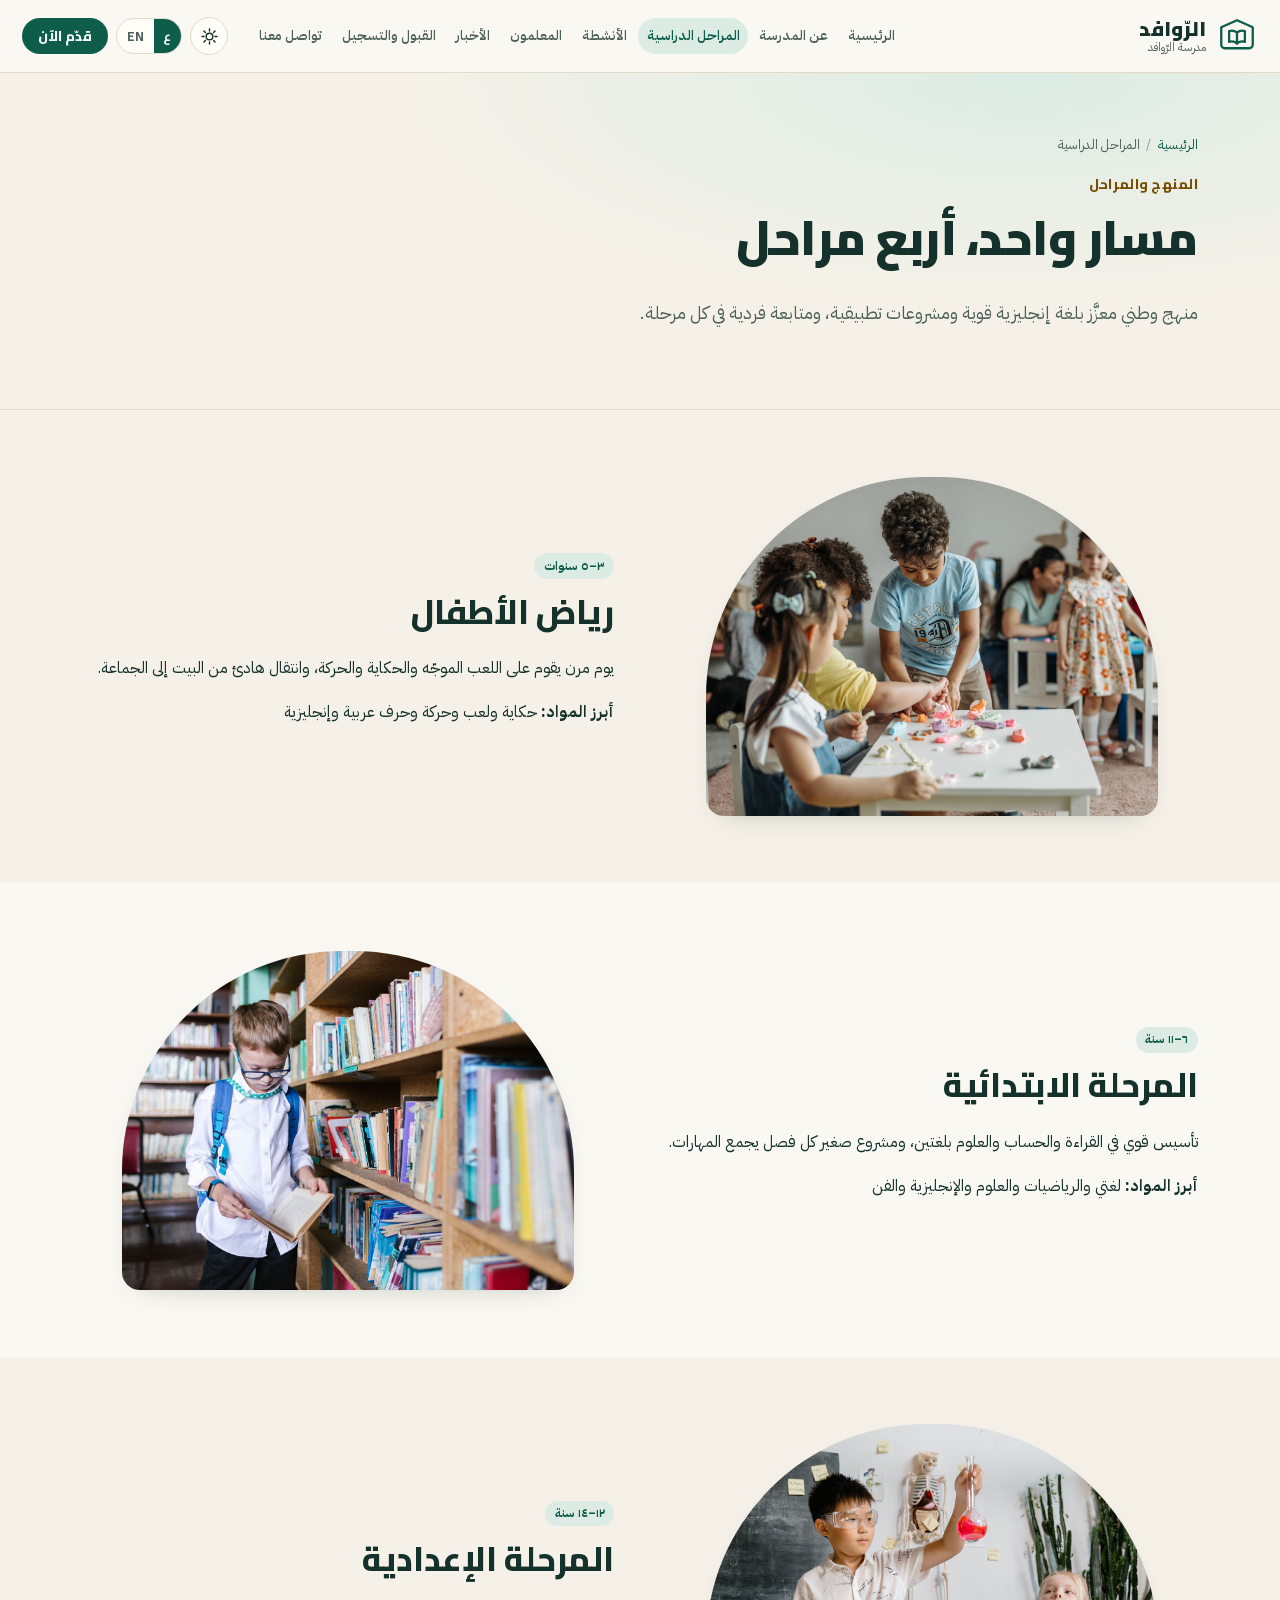
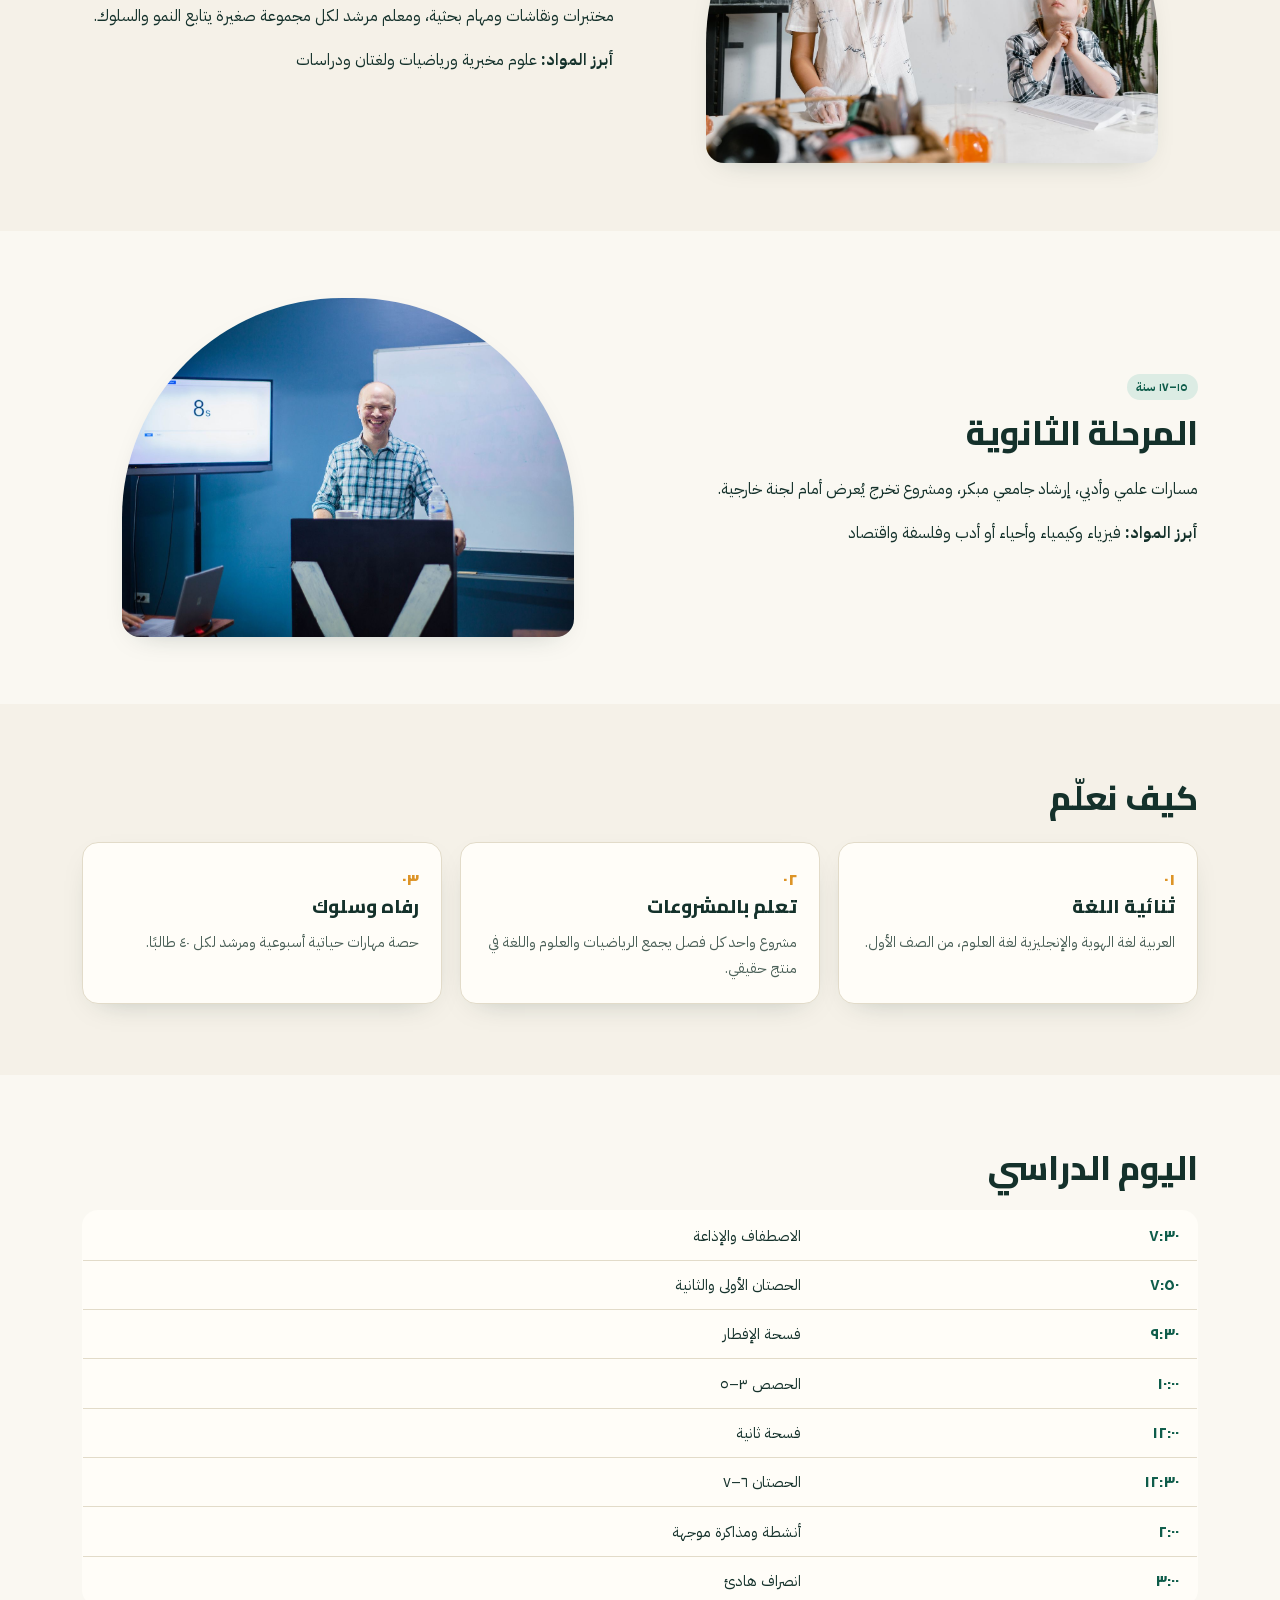
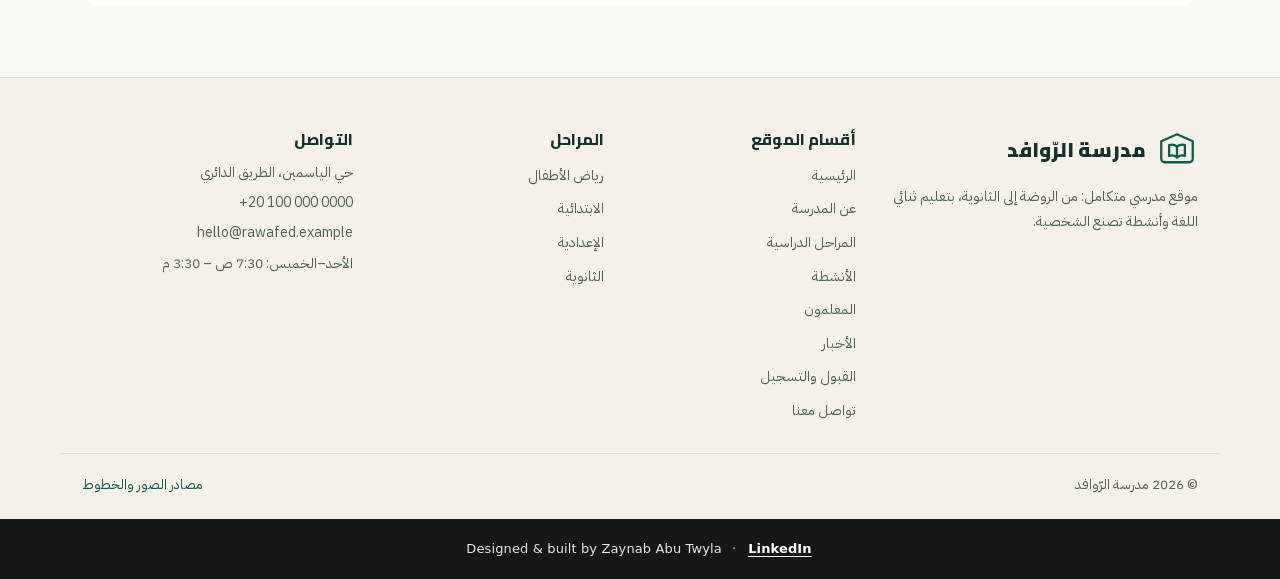
<file: academics.html>
<!doctype html>
<html lang="ar" dir="rtl" data-theme="light">
<head>
<meta charset="utf-8">
<meta name="viewport" content="width=device-width, initial-scale=1">
<title data-i18n="pg.t.acad">المراحل الدراسية — مدرسة الرّوافد</title>
<meta name="description" content="المراحل الأربع والمنهج واليوم الدراسي." data-i18n-content="pg.d.acad">
<link rel="preload" href="assets/fonts/cairo-200-1000-arabic.woff2" as="font" type="font/woff2" crossorigin>
<link rel="stylesheet" href="assets/fonts/fonts.css">
<link rel="stylesheet" href="assets/css/style.css">
<link rel="icon" href="data:image/svg+xml,%3Csvg xmlns='http://www.w3.org/2000/svg' viewBox='0 0 48 48'%3E%3Crect width='48' height='48' rx='12' fill='%230e5c4a'/%3E%3Cpath d='M24 10 10 17v14h28V17Z' fill='none' stroke='%23f6f3ec' stroke-width='3'/%3E%3C/svg%3E">
<script>/* قبل الرسم: منع وميض السمة واللغة */
try{var t=localStorage.getItem('rw-theme');if(t)document.documentElement.dataset.theme=t;
else if(matchMedia('(prefers-color-scheme: dark)').matches)document.documentElement.dataset.theme='dark';
var l=localStorage.getItem('rw-lang');if(l==='en'){document.documentElement.lang='en';document.documentElement.dir='ltr';}}catch(e){}</script>
</head>
<body data-page="academics.html">
<a class="skip-link" href="#main" data-i18n="a11y.skip">تخطَّ إلى المحتوى</a>
<header class="site-header" id="top">
  <div class="wrap header-in">
    <a class="brand" href="index.html">
      <svg viewBox="0 0 48 48" aria-hidden="true" class="logo-mark"><path d="M24 6 6 14v20c0 2.2 1.8 4 4 4h28c2.2 0 4-1.8 4-4V14L24 6Z" fill="none" stroke="currentColor" stroke-width="2.6" stroke-linejoin="round"/><path d="M24 20v14M24 20c-2.6-2-6-2.6-9-1.6v12.4c3-1 6.4-.4 9 1.6Zm0 0c2.6-2 6-2.6 9-1.6v12.4c-3-1-6.4-.4-9 1.6Z" fill="none" stroke="currentColor" stroke-width="2.6" stroke-linejoin="round"/></svg>
      <span class="brand-tx"><strong data-i18n="brand.name">الرّوافد</strong><small data-i18n="brand.sub">مدرسة الرّوافد</small></span>
    </a>
    <nav class="main-nav" id="nav" aria-label="Main">
        <a href="index.html" data-i18n="nav.home">الرئيسية</a>
        <a href="about.html" data-i18n="nav.about">عن المدرسة</a>
        <a href="academics.html" data-i18n="nav.academics" aria-current="page" class="is-active">المراحل الدراسية</a>
        <a href="activities.html" data-i18n="nav.activities">الأنشطة</a>
        <a href="teachers.html" data-i18n="nav.teachers">المعلمون</a>
        <a href="news.html" data-i18n="nav.news">الأخبار</a>
        <a href="admissions.html" data-i18n="nav.admissions">القبول والتسجيل</a>
        <a href="contact.html" data-i18n="nav.contact">تواصل معنا</a>
    </nav>
    <div class="header-actions">
      <button class="icon-btn" id="theme-toggle" type="button" data-i18n-aria="a11y.theme" aria-label="تبديل الوضع الليلي والنهاري"><svg viewBox="0 0 24 24" aria-hidden="true"><circle cx="12" cy="12" r="4.2" fill="none" stroke="currentColor" stroke-width="1.8"/><path d="M12 2.5v2.6M12 18.9v2.6M2.5 12h2.6M18.9 12h2.6M5 5l1.8 1.8M17.2 17.2 19 19M19 5l-1.8 1.8M6.8 17.2 5 19" stroke="currentColor" stroke-width="1.8" stroke-linecap="round"/></svg><svg viewBox="0 0 24 24" aria-hidden="true"><path d="M20.4 14.2A8.6 8.6 0 0 1 9.8 3.6a8.6 8.6 0 1 0 10.6 10.6Z" fill="none" stroke="currentColor" stroke-width="1.8" stroke-linejoin="round"/></svg></button>
      <button class="lang-toggle" id="lang-toggle" type="button" data-i18n-aria="a11y.lang" aria-label="Switch to English"><span class="lang-opt" data-lang="ar">ع</span><span class="lang-opt" data-lang="en">EN</span></button>
      <a class="btn btn-primary btn-sm header-cta" href="admissions.html" data-i18n="cta.apply">قدّم الآن</a>
      <button class="icon-btn nav-burger" id="nav-toggle" type="button" data-i18n-aria="a11y.menu" aria-label="القائمة" aria-expanded="false"><svg viewBox="0 0 24 24" aria-hidden="true"><path d="M4 7h16M4 12h16M4 17h16" stroke="currentColor" stroke-width="1.9" stroke-linecap="round"/></svg><svg viewBox="0 0 24 24" aria-hidden="true"><path d="m6 6 12 12M18 6 6 18" stroke="currentColor" stroke-width="1.9" stroke-linecap="round"/></svg></button>
    </div>
  </div>
</header>
<main id="main">

<section class="page-hero">
  <div class="wrap">
    <nav class="crumbs" aria-label="Breadcrumb"><a href="index.html" data-i18n="nav.home">الرئيسية</a><span class="crumb-sep">/</span><span data-i18n="ac.crumb">المراحل الدراسية</span></nav>
    <p class="eyebrow" data-i18n="ac.kick">المنهج والمراحل</p>
    <h1 data-i18n="ac.t">مسار واحد، أربع مراحل</h1>
    <p class="lead" data-i18n="ac.l">منهج وطني معزَّز بلغة إنجليزية قوية ومشروعات تطبيقية، ومتابعة فردية في كل مرحلة.</p>
  </div>
</section>
<section class="stage-sec " id="kg">
      <div class="wrap split">
        <figure class="split-photo arch"><img src="assets/img/kg-play.jpg" alt="رياض الأطفال" loading="lazy"></figure>
        <div class="split-tx">
          <span class="stage-years" data-i18n="stg.kg.years">٣–٥ سنوات</span>
          <h2 class="h2" data-i18n="stg.kg.name">رياض الأطفال</h2>
          <p data-i18n="stg.kg.desc">يوم مرن يقوم على اللعب الموجّه والحكاية والحركة، وانتقال هادئ من البيت إلى الجماعة.</p>
          <p class="subjects"><strong data-i18n="ac.subj">أبرز المواد:</strong> <span data-i18n="ac.subj.kg">حكاية ولعب وحركة وحرف عربية وإنجليزية</span></p>
        </div>
      </div>
    </section><section class="stage-sec flip" id="primary">
      <div class="wrap split">
        <figure class="split-photo arch"><img src="assets/img/primary-reading.jpg" alt="المرحلة الابتدائية" loading="lazy"></figure>
        <div class="split-tx">
          <span class="stage-years" data-i18n="stg.prim.years">٦–١١ سنة</span>
          <h2 class="h2" data-i18n="stg.prim.name">المرحلة الابتدائية</h2>
          <p data-i18n="stg.prim.desc">تأسيس قوي في القراءة والحساب والعلوم بلغتين، ومشروع صغير كل فصل يجمع المهارات.</p>
          <p class="subjects"><strong data-i18n="ac.subj">أبرز المواد:</strong> <span data-i18n="ac.subj.primary">لغتي والرياضيات والعلوم والإنجليزية والفن</span></p>
        </div>
      </div>
    </section><section class="stage-sec " id="middle">
      <div class="wrap split">
        <figure class="split-photo arch"><img src="assets/img/middle-science.jpg" alt="المرحلة الإعدادية" loading="lazy"></figure>
        <div class="split-tx">
          <span class="stage-years" data-i18n="stg.mid.years">١٢–١٤ سنة</span>
          <h2 class="h2" data-i18n="stg.mid.name">المرحلة الإعدادية</h2>
          <p data-i18n="stg.mid.desc">مختبرات ونقاشات ومهام بحثية، ومعلم مرشد لكل مجموعة صغيرة يتابع النمو والسلوك.</p>
          <p class="subjects"><strong data-i18n="ac.subj">أبرز المواد:</strong> <span data-i18n="ac.subj.middle">علوم مخبرية ورياضيات ولغتان ودراسات</span></p>
        </div>
      </div>
    </section><section class="stage-sec flip" id="secondary">
      <div class="wrap split">
        <figure class="split-photo arch"><img src="assets/img/secondary-lecture.jpg" alt="المرحلة الثانوية" loading="lazy"></figure>
        <div class="split-tx">
          <span class="stage-years" data-i18n="stg.sec.years">١٥–١٧ سنة</span>
          <h2 class="h2" data-i18n="stg.sec.name">المرحلة الثانوية</h2>
          <p data-i18n="stg.sec.desc">مسارات علمي وأدبي، إرشاد جامعي مبكر، ومشروع تخرج يُعرض أمام لجنة خارجية.</p>
          <p class="subjects"><strong data-i18n="ac.subj">أبرز المواد:</strong> <span data-i18n="ac.subj.secondary">فيزياء وكيمياء وأحياء أو أدب وفلسفة واقتصاد</span></p>
        </div>
      </div>
    </section>
<section class="section section-alt">
  <div class="wrap">
    <h2 class="h2" data-i18n="ac.approach.t">كيف نعلّم</h2>
    <div class="tri-grid">
      <div class="value-card"><span class="value-num">٠١</span><h3 data-i18n="ac.ap1.t">ثنائية اللغة</h3><p data-i18n="ac.ap1.p">العربية لغة الهوية والإنجليزية لغة العلوم، من الصف الأول.</p></div>
      <div class="value-card"><span class="value-num">٠٢</span><h3 data-i18n="ac.ap2.t">تعلم بالمشروعات</h3><p data-i18n="ac.ap2.p">مشروع واحد كل فصل يجمع الرياضيات والعلوم واللغة في منتج حقيقي.</p></div>
      <div class="value-card"><span class="value-num">٠٣</span><h3 data-i18n="ac.ap3.t">رفاه وسلوك</h3><p data-i18n="ac.ap3.p">حصة مهارات حياتية أسبوعية ومرشد لكل ٤٠ طالبًا.</p></div>
    </div>
  </div>
</section>
<section class="section">
  <div class="wrap">
    <h2 class="h2" data-i18n="ac.day.t">اليوم الدراسي</h2>
    <table class="day-table"><tbody><tr><td data-i18n="ac.d0t">٧:٣٠</td><td data-i18n="ac.d0a">الاصطفاف والإذاعة</td></tr><tr><td data-i18n="ac.d1t">٧:٥٠</td><td data-i18n="ac.d1a">الحصتان الأولى والثانية</td></tr><tr><td data-i18n="ac.d2t">٩:٣٠</td><td data-i18n="ac.d2a">فسحة الإفطار</td></tr><tr><td data-i18n="ac.d3t">١٠:٠٠</td><td data-i18n="ac.d3a">الحصص ٣–٥</td></tr><tr><td data-i18n="ac.d4t">١٢:٠٠</td><td data-i18n="ac.d4a">فسحة ثانية</td></tr><tr><td data-i18n="ac.d5t">١٢:٣٠</td><td data-i18n="ac.d5a">الحصتان ٦–٧</td></tr><tr><td data-i18n="ac.d6t">٢:٠٠</td><td data-i18n="ac.d6a">أنشطة ومذاكرة موجهة</td></tr><tr><td data-i18n="ac.d7t">٣:٠٠</td><td data-i18n="ac.d7a">انصراف هادئ</td></tr></tbody></table>
  </div>
</section>

</main>
<footer class="site-footer">
  <div class="wrap footer-grid">
    <div class="f-brand">
      <a class="brand" href="index.html"><svg viewBox="0 0 48 48" aria-hidden="true" class="logo-mark"><path d="M24 6 6 14v20c0 2.2 1.8 4 4 4h28c2.2 0 4-1.8 4-4V14L24 6Z" fill="none" stroke="currentColor" stroke-width="2.6" stroke-linejoin="round"/><path d="M24 20v14M24 20c-2.6-2-6-2.6-9-1.6v12.4c3-1 6.4-.4 9 1.6Zm0 0c2.6-2 6-2.6 9-1.6v12.4c-3-1-6.4-.4-9 1.6Z" fill="none" stroke="currentColor" stroke-width="2.6" stroke-linejoin="round"/></svg><span class="brand-tx"><strong data-i18n="f.about.t">مدرسة الرّوافد</strong></span></a>
      <p data-i18n="f.about.p">موقع مدرسي متكامل: من الروضة إلى الثانوية، بتعليم ثنائي اللغة وأنشطة تصنع الشخصية.</p>
    </div>
    <nav class="f-col" aria-label="Footer"><h3 data-i18n="f.links">أقسام الموقع</h3><ul><li><a href="index.html" data-i18n="nav.home">الرئيسية</a></li><li><a href="about.html" data-i18n="nav.about">عن المدرسة</a></li><li><a href="academics.html" data-i18n="nav.academics">المراحل الدراسية</a></li><li><a href="activities.html" data-i18n="nav.activities">الأنشطة</a></li><li><a href="teachers.html" data-i18n="nav.teachers">المعلمون</a></li><li><a href="news.html" data-i18n="nav.news">الأخبار</a></li><li><a href="admissions.html" data-i18n="nav.admissions">القبول والتسجيل</a></li><li><a href="contact.html" data-i18n="nav.contact">تواصل معنا</a></li></ul></nav>
    <div class="f-col"><h3 data-i18n="f.stages">المراحل</h3><ul><li><a href="academics.html#kg" data-i18n="f.st.kg">رياض الأطفال</a></li><li><a href="academics.html#primary" data-i18n="f.st.prim">الابتدائية</a></li><li><a href="academics.html#middle" data-i18n="f.st.mid">الإعدادية</a></li><li><a href="academics.html#secondary" data-i18n="f.st.sec">الثانوية</a></li></ul></div>
    <div class="f-col">
      <h3 data-i18n="f.contact">التواصل</h3>
      <ul class="f-contact">
        <li data-i18n="f.addr">حي الياسمين، الطريق الدائري</li>
        <li><a href="tel:+201000000000" dir="ltr">+20 100 000 0000</a></li>
        <li><a href="mailto:hello@rawafed.example">hello@rawafed.example</a></li>
        <li data-i18n="f.hours">الأحد–الخميس: 7:30 ص – 3:30 م</li>
      </ul>
    </div>
  </div>
  <div class="wrap footer-base">
    <div class="f-base-row">
      <span data-i18n="f.rights">© 2026 مدرسة الرّوافد</span>
      <a href="CREDITS.html" data-i18n="f.credits">مصادر الصور والخطوط</a>
    </div>
  </div>
</footer>
<button class="to-top" id="to-top" type="button" aria-label="↑">↑</button>
<script src="assets/js/i18n.js"></script>
<script src="assets/js/main.js"></script>
<!--zy-credit--><style>.zy-credit{box-sizing:border-box;width:100%;background:#15171a;color:#e9e6df;font:500 13px/1.5 system-ui,-apple-system,"Segoe UI",Roboto,Arial,sans-serif;text-align:center;padding:14px 16px;direction:ltr;unicode-bidi:isolate;letter-spacing:.01em}.zy-credit p{margin:0;display:flex;flex-wrap:wrap;gap:4px 10px;justify-content:center;align-items:center}footer.zy-credit p a{all:unset;cursor:pointer;display:inline;box-sizing:border-box;color:#fff;font-weight:700;font-size:inherit;line-height:inherit;text-decoration:underline;text-underline-offset:3px;padding:6px 2px;background:none;border:0;border-radius:0;box-shadow:none;width:auto;height:auto}footer.zy-credit p a:hover{text-decoration-thickness:2px}footer.zy-credit p a:focus-visible{outline:2px solid #fff;outline-offset:2px;border-radius:3px}@media(max-width:480px){.zy-credit{font-size:12.5px;padding:12px 14px}}</style><footer class="zy-credit" dir="ltr" lang="en"><p><span>Designed &amp; built by Zaynab Abu Twyla</span><span aria-hidden="true">&middot;</span><a href="https://www.linkedin.com/in/zaynab-aboutwylah-b71a79314" target="_blank" rel="noopener noreferrer">LinkedIn</a></p></footer><!--/zy-credit--></body>
</html>
</file>
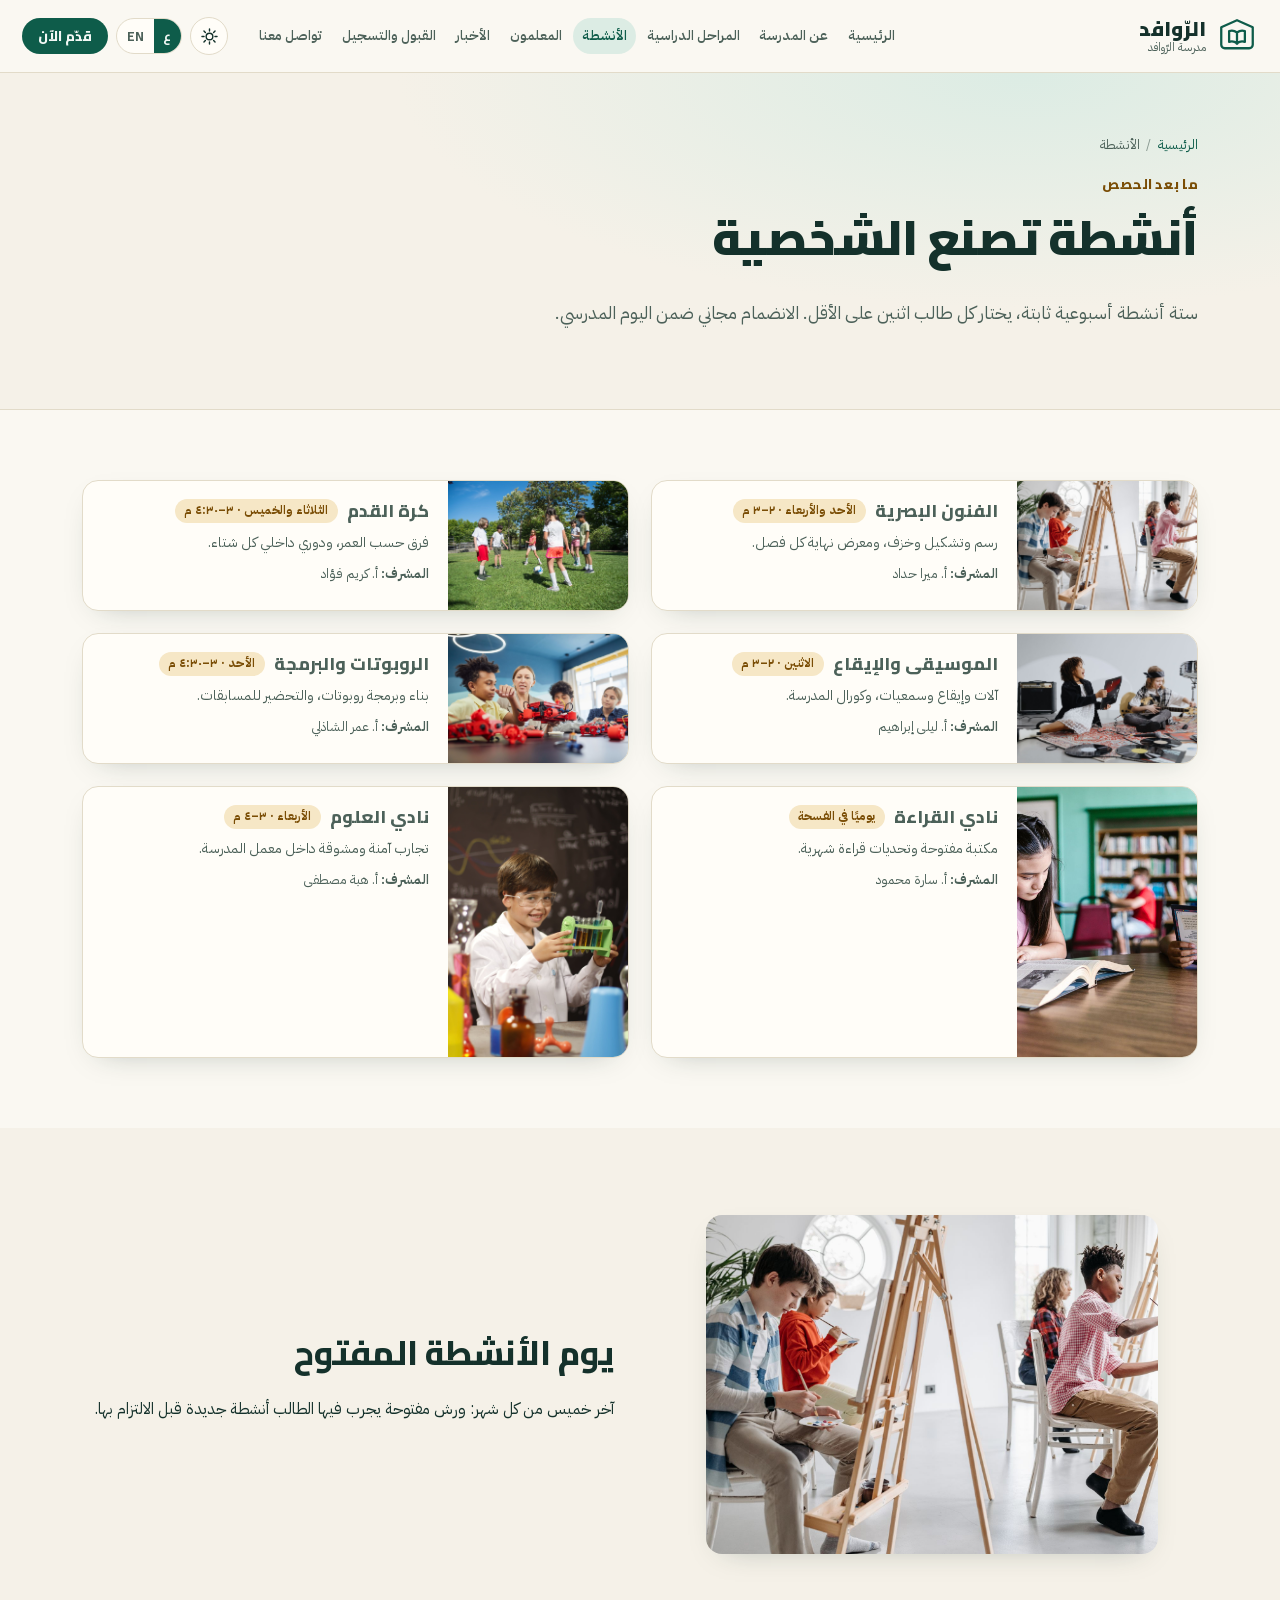
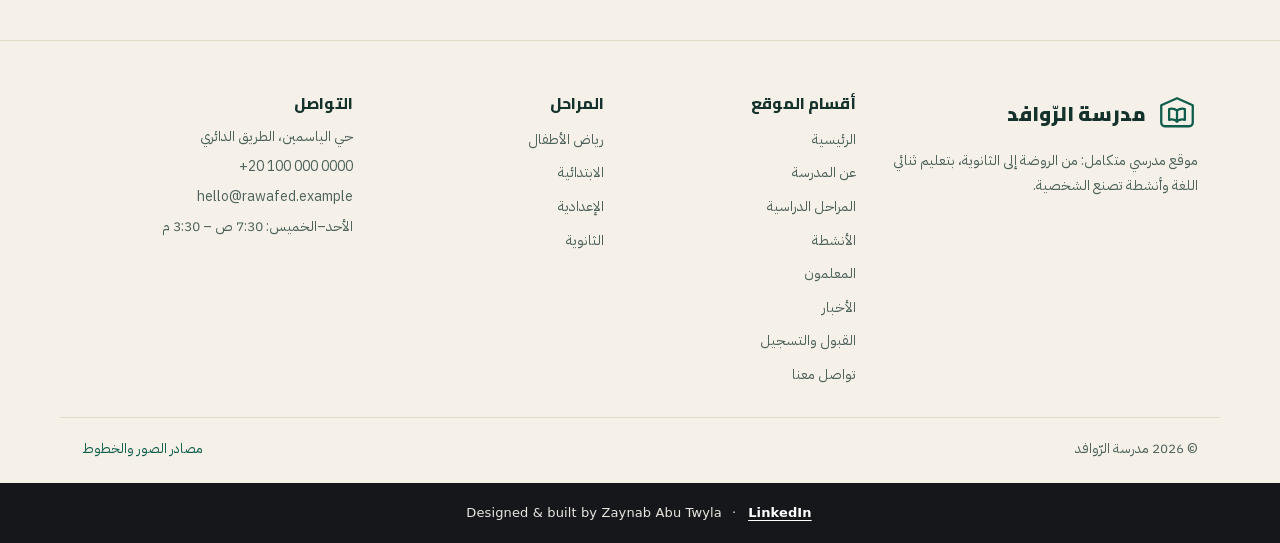
<file: activities.html>
<!doctype html>
<html lang="ar" dir="rtl" data-theme="light">
<head>
<meta charset="utf-8">
<meta name="viewport" content="width=device-width, initial-scale=1">
<title data-i18n="pg.t.act">الأنشطة — مدرسة الرّوافد</title>
<meta name="description" content="ستة أنشطة أسبوعية: فنون ورياضة وموسيقى وروبوتات وقراءة وعلوم." data-i18n-content="pg.d.act">
<link rel="preload" href="assets/fonts/cairo-200-1000-arabic.woff2" as="font" type="font/woff2" crossorigin>
<link rel="stylesheet" href="assets/fonts/fonts.css">
<link rel="stylesheet" href="assets/css/style.css">
<link rel="icon" href="data:image/svg+xml,%3Csvg xmlns='http://www.w3.org/2000/svg' viewBox='0 0 48 48'%3E%3Crect width='48' height='48' rx='12' fill='%230e5c4a'/%3E%3Cpath d='M24 10 10 17v14h28V17Z' fill='none' stroke='%23f6f3ec' stroke-width='3'/%3E%3C/svg%3E">
<script>/* قبل الرسم: منع وميض السمة واللغة */
try{var t=localStorage.getItem('rw-theme');if(t)document.documentElement.dataset.theme=t;
else if(matchMedia('(prefers-color-scheme: dark)').matches)document.documentElement.dataset.theme='dark';
var l=localStorage.getItem('rw-lang');if(l==='en'){document.documentElement.lang='en';document.documentElement.dir='ltr';}}catch(e){}</script>
</head>
<body data-page="activities.html">
<a class="skip-link" href="#main" data-i18n="a11y.skip">تخطَّ إلى المحتوى</a>
<header class="site-header" id="top">
  <div class="wrap header-in">
    <a class="brand" href="index.html">
      <svg viewBox="0 0 48 48" aria-hidden="true" class="logo-mark"><path d="M24 6 6 14v20c0 2.2 1.8 4 4 4h28c2.2 0 4-1.8 4-4V14L24 6Z" fill="none" stroke="currentColor" stroke-width="2.6" stroke-linejoin="round"/><path d="M24 20v14M24 20c-2.6-2-6-2.6-9-1.6v12.4c3-1 6.4-.4 9 1.6Zm0 0c2.6-2 6-2.6 9-1.6v12.4c-3-1-6.4-.4-9 1.6Z" fill="none" stroke="currentColor" stroke-width="2.6" stroke-linejoin="round"/></svg>
      <span class="brand-tx"><strong data-i18n="brand.name">الرّوافد</strong><small data-i18n="brand.sub">مدرسة الرّوافد</small></span>
    </a>
    <nav class="main-nav" id="nav" aria-label="Main">
        <a href="index.html" data-i18n="nav.home">الرئيسية</a>
        <a href="about.html" data-i18n="nav.about">عن المدرسة</a>
        <a href="academics.html" data-i18n="nav.academics">المراحل الدراسية</a>
        <a href="activities.html" data-i18n="nav.activities" aria-current="page" class="is-active">الأنشطة</a>
        <a href="teachers.html" data-i18n="nav.teachers">المعلمون</a>
        <a href="news.html" data-i18n="nav.news">الأخبار</a>
        <a href="admissions.html" data-i18n="nav.admissions">القبول والتسجيل</a>
        <a href="contact.html" data-i18n="nav.contact">تواصل معنا</a>
    </nav>
    <div class="header-actions">
      <button class="icon-btn" id="theme-toggle" type="button" data-i18n-aria="a11y.theme" aria-label="تبديل الوضع الليلي والنهاري"><svg viewBox="0 0 24 24" aria-hidden="true"><circle cx="12" cy="12" r="4.2" fill="none" stroke="currentColor" stroke-width="1.8"/><path d="M12 2.5v2.6M12 18.9v2.6M2.5 12h2.6M18.9 12h2.6M5 5l1.8 1.8M17.2 17.2 19 19M19 5l-1.8 1.8M6.8 17.2 5 19" stroke="currentColor" stroke-width="1.8" stroke-linecap="round"/></svg><svg viewBox="0 0 24 24" aria-hidden="true"><path d="M20.4 14.2A8.6 8.6 0 0 1 9.8 3.6a8.6 8.6 0 1 0 10.6 10.6Z" fill="none" stroke="currentColor" stroke-width="1.8" stroke-linejoin="round"/></svg></button>
      <button class="lang-toggle" id="lang-toggle" type="button" data-i18n-aria="a11y.lang" aria-label="Switch to English"><span class="lang-opt" data-lang="ar">ع</span><span class="lang-opt" data-lang="en">EN</span></button>
      <a class="btn btn-primary btn-sm header-cta" href="admissions.html" data-i18n="cta.apply">قدّم الآن</a>
      <button class="icon-btn nav-burger" id="nav-toggle" type="button" data-i18n-aria="a11y.menu" aria-label="القائمة" aria-expanded="false"><svg viewBox="0 0 24 24" aria-hidden="true"><path d="M4 7h16M4 12h16M4 17h16" stroke="currentColor" stroke-width="1.9" stroke-linecap="round"/></svg><svg viewBox="0 0 24 24" aria-hidden="true"><path d="m6 6 12 12M18 6 6 18" stroke="currentColor" stroke-width="1.9" stroke-linecap="round"/></svg></button>
    </div>
  </div>
</header>
<main id="main">

<section class="page-hero">
  <div class="wrap">
    <nav class="crumbs" aria-label="Breadcrumb"><a href="index.html" data-i18n="nav.home">الرئيسية</a><span class="crumb-sep">/</span><span data-i18n="act.crumb">الأنشطة</span></nav>
    <p class="eyebrow" data-i18n="act.kick">ما بعد الحصص</p>
    <h1 data-i18n="act.t">أنشطة تصنع الشخصية</h1>
    <p class="lead" data-i18n="act.l">ستة أنشطة أسبوعية ثابتة، يختار كل طالب اثنين على الأقل. الانضمام مجاني ضمن اليوم المدرسي.</p>
  </div>
</section>
<section class="section"><div class="wrap act-full-grid"><article class="act-full">
      <img class="arch" src="assets/img/act-art.jpg" alt="الفنون البصرية" loading="lazy">
      <div class="act-full-tx">
        <div class="news-meta"><h3 data-i18n="act.art.name">الفنون البصرية</h3><span class="tag" data-i18n="act.art.meta">الأحد والأربعاء · ٢–٣ م</span></div>
        <p data-i18n="act.art.desc">رسم وتشكيل وخزف، ومعرض نهاية كل فصل.</p>
        <p class="sup"><strong data-i18n="act.sup">المشرف:</strong> <span data-i18n="act.sup0">أ. ميرا حداد</span></p>
      </div>
    </article><article class="act-full">
      <img class="arch" src="assets/img/act-sports.jpg" alt="كرة القدم" loading="lazy">
      <div class="act-full-tx">
        <div class="news-meta"><h3 data-i18n="act.sports.name">كرة القدم</h3><span class="tag" data-i18n="act.sports.meta">الثلاثاء والخميس · ٣–٤:٣٠ م</span></div>
        <p data-i18n="act.sports.desc">فرق حسب العمر، ودوري داخلي كل شتاء.</p>
        <p class="sup"><strong data-i18n="act.sup">المشرف:</strong> <span data-i18n="act.sup1">أ. كريم فؤاد</span></p>
      </div>
    </article><article class="act-full">
      <img class="arch" src="assets/img/act-music.jpg" alt="الموسيقى والإيقاع" loading="lazy">
      <div class="act-full-tx">
        <div class="news-meta"><h3 data-i18n="act.music.name">الموسيقى والإيقاع</h3><span class="tag" data-i18n="act.music.meta">الاثنين · ٢–٣ م</span></div>
        <p data-i18n="act.music.desc">آلات وإيقاع وسمعيات، وكورال المدرسة.</p>
        <p class="sup"><strong data-i18n="act.sup">المشرف:</strong> <span data-i18n="act.sup2">أ. ليلى إبراهيم</span></p>
      </div>
    </article><article class="act-full">
      <img class="arch" src="assets/img/act-robotics.jpg" alt="الروبوتات والبرمجة" loading="lazy">
      <div class="act-full-tx">
        <div class="news-meta"><h3 data-i18n="act.robotics.name">الروبوتات والبرمجة</h3><span class="tag" data-i18n="act.robotics.meta">الأحد · ٣–٤:٣٠ م</span></div>
        <p data-i18n="act.robotics.desc">بناء وبرمجة روبوتات، والتحضير للمسابقات.</p>
        <p class="sup"><strong data-i18n="act.sup">المشرف:</strong> <span data-i18n="act.sup3">أ. عمر الشاذلي</span></p>
      </div>
    </article><article class="act-full">
      <img class="arch" src="assets/img/act-library.jpg" alt="نادي القراءة" loading="lazy">
      <div class="act-full-tx">
        <div class="news-meta"><h3 data-i18n="act.library.name">نادي القراءة</h3><span class="tag" data-i18n="act.library.meta">يوميًا في الفسحة</span></div>
        <p data-i18n="act.library.desc">مكتبة مفتوحة وتحديات قراءة شهرية.</p>
        <p class="sup"><strong data-i18n="act.sup">المشرف:</strong> <span data-i18n="act.sup4">أ. سارة محمود</span></p>
      </div>
    </article><article class="act-full">
      <img class="arch" src="assets/img/act-science.jpg" alt="نادي العلوم" loading="lazy">
      <div class="act-full-tx">
        <div class="news-meta"><h3 data-i18n="act.science.name">نادي العلوم</h3><span class="tag" data-i18n="act.science.meta">الأربعاء · ٣–٤ م</span></div>
        <p data-i18n="act.science.desc">تجارب آمنة ومشوقة داخل معمل المدرسة.</p>
        <p class="sup"><strong data-i18n="act.sup">المشرف:</strong> <span data-i18n="act.sup5">أ. هبة مصطفى</span></p>
      </div>
    </article></div></section>
<section class="section section-alt"><div class="wrap split">
  <figure class="split-photo"><img src="assets/img/act-art.jpg" alt="ورشة فنية" loading="lazy"></figure>
  <div class="split-tx"><h2 class="h2" data-i18n="act.day.t">يوم الأنشطة المفتوح</h2><p data-i18n="act.day.p">آخر خميس من كل شهر: ورش مفتوحة يجرب فيها الطالب أنشطة جديدة قبل الالتزام بها.</p></div>
</div></section>

</main>
<footer class="site-footer">
  <div class="wrap footer-grid">
    <div class="f-brand">
      <a class="brand" href="index.html"><svg viewBox="0 0 48 48" aria-hidden="true" class="logo-mark"><path d="M24 6 6 14v20c0 2.2 1.8 4 4 4h28c2.2 0 4-1.8 4-4V14L24 6Z" fill="none" stroke="currentColor" stroke-width="2.6" stroke-linejoin="round"/><path d="M24 20v14M24 20c-2.6-2-6-2.6-9-1.6v12.4c3-1 6.4-.4 9 1.6Zm0 0c2.6-2 6-2.6 9-1.6v12.4c-3-1-6.4-.4-9 1.6Z" fill="none" stroke="currentColor" stroke-width="2.6" stroke-linejoin="round"/></svg><span class="brand-tx"><strong data-i18n="f.about.t">مدرسة الرّوافد</strong></span></a>
      <p data-i18n="f.about.p">موقع مدرسي متكامل: من الروضة إلى الثانوية، بتعليم ثنائي اللغة وأنشطة تصنع الشخصية.</p>
    </div>
    <nav class="f-col" aria-label="Footer"><h3 data-i18n="f.links">أقسام الموقع</h3><ul><li><a href="index.html" data-i18n="nav.home">الرئيسية</a></li><li><a href="about.html" data-i18n="nav.about">عن المدرسة</a></li><li><a href="academics.html" data-i18n="nav.academics">المراحل الدراسية</a></li><li><a href="activities.html" data-i18n="nav.activities">الأنشطة</a></li><li><a href="teachers.html" data-i18n="nav.teachers">المعلمون</a></li><li><a href="news.html" data-i18n="nav.news">الأخبار</a></li><li><a href="admissions.html" data-i18n="nav.admissions">القبول والتسجيل</a></li><li><a href="contact.html" data-i18n="nav.contact">تواصل معنا</a></li></ul></nav>
    <div class="f-col"><h3 data-i18n="f.stages">المراحل</h3><ul><li><a href="academics.html#kg" data-i18n="f.st.kg">رياض الأطفال</a></li><li><a href="academics.html#primary" data-i18n="f.st.prim">الابتدائية</a></li><li><a href="academics.html#middle" data-i18n="f.st.mid">الإعدادية</a></li><li><a href="academics.html#secondary" data-i18n="f.st.sec">الثانوية</a></li></ul></div>
    <div class="f-col">
      <h3 data-i18n="f.contact">التواصل</h3>
      <ul class="f-contact">
        <li data-i18n="f.addr">حي الياسمين، الطريق الدائري</li>
        <li><a href="tel:+201000000000" dir="ltr">+20 100 000 0000</a></li>
        <li><a href="mailto:hello@rawafed.example">hello@rawafed.example</a></li>
        <li data-i18n="f.hours">الأحد–الخميس: 7:30 ص – 3:30 م</li>
      </ul>
    </div>
  </div>
  <div class="wrap footer-base">
    <div class="f-base-row">
      <span data-i18n="f.rights">© 2026 مدرسة الرّوافد</span>
      <a href="CREDITS.html" data-i18n="f.credits">مصادر الصور والخطوط</a>
    </div>
  </div>
</footer>
<button class="to-top" id="to-top" type="button" aria-label="↑">↑</button>
<script src="assets/js/i18n.js"></script>
<script src="assets/js/main.js"></script>
<!--zy-credit--><style>.zy-credit{box-sizing:border-box;width:100%;background:#15171a;color:#e9e6df;font:500 13px/1.5 system-ui,-apple-system,"Segoe UI",Roboto,Arial,sans-serif;text-align:center;padding:14px 16px;direction:ltr;unicode-bidi:isolate;letter-spacing:.01em}.zy-credit p{margin:0;display:flex;flex-wrap:wrap;gap:4px 10px;justify-content:center;align-items:center}footer.zy-credit p a{all:unset;cursor:pointer;display:inline;box-sizing:border-box;color:#fff;font-weight:700;font-size:inherit;line-height:inherit;text-decoration:underline;text-underline-offset:3px;padding:6px 2px;background:none;border:0;border-radius:0;box-shadow:none;width:auto;height:auto}footer.zy-credit p a:hover{text-decoration-thickness:2px}footer.zy-credit p a:focus-visible{outline:2px solid #fff;outline-offset:2px;border-radius:3px}@media(max-width:480px){.zy-credit{font-size:12.5px;padding:12px 14px}}</style><footer class="zy-credit" dir="ltr" lang="en"><p><span>Designed &amp; built by Zaynab Abu Twyla</span><span aria-hidden="true">&middot;</span><a href="https://www.linkedin.com/in/zaynab-aboutwylah-b71a79314" target="_blank" rel="noopener noreferrer">LinkedIn</a></p></footer><!--/zy-credit--></body>
</html>
</file>
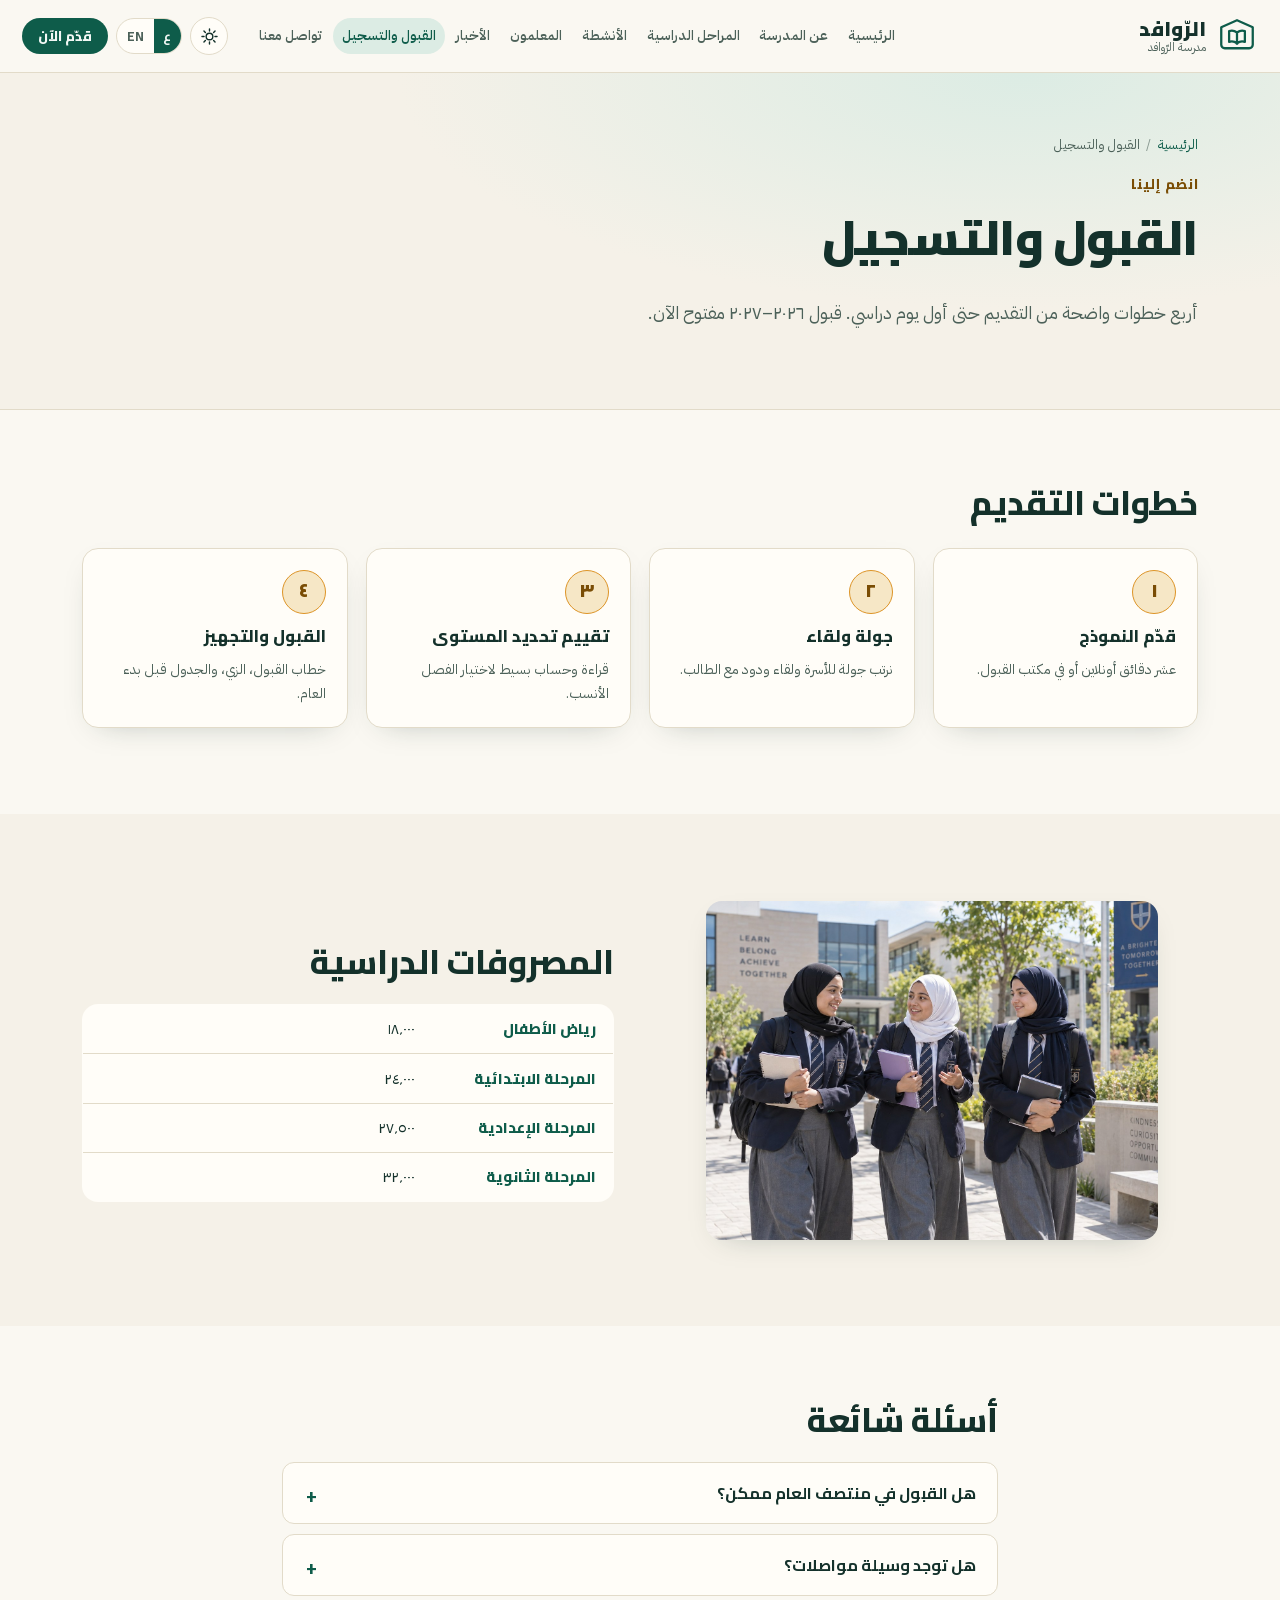
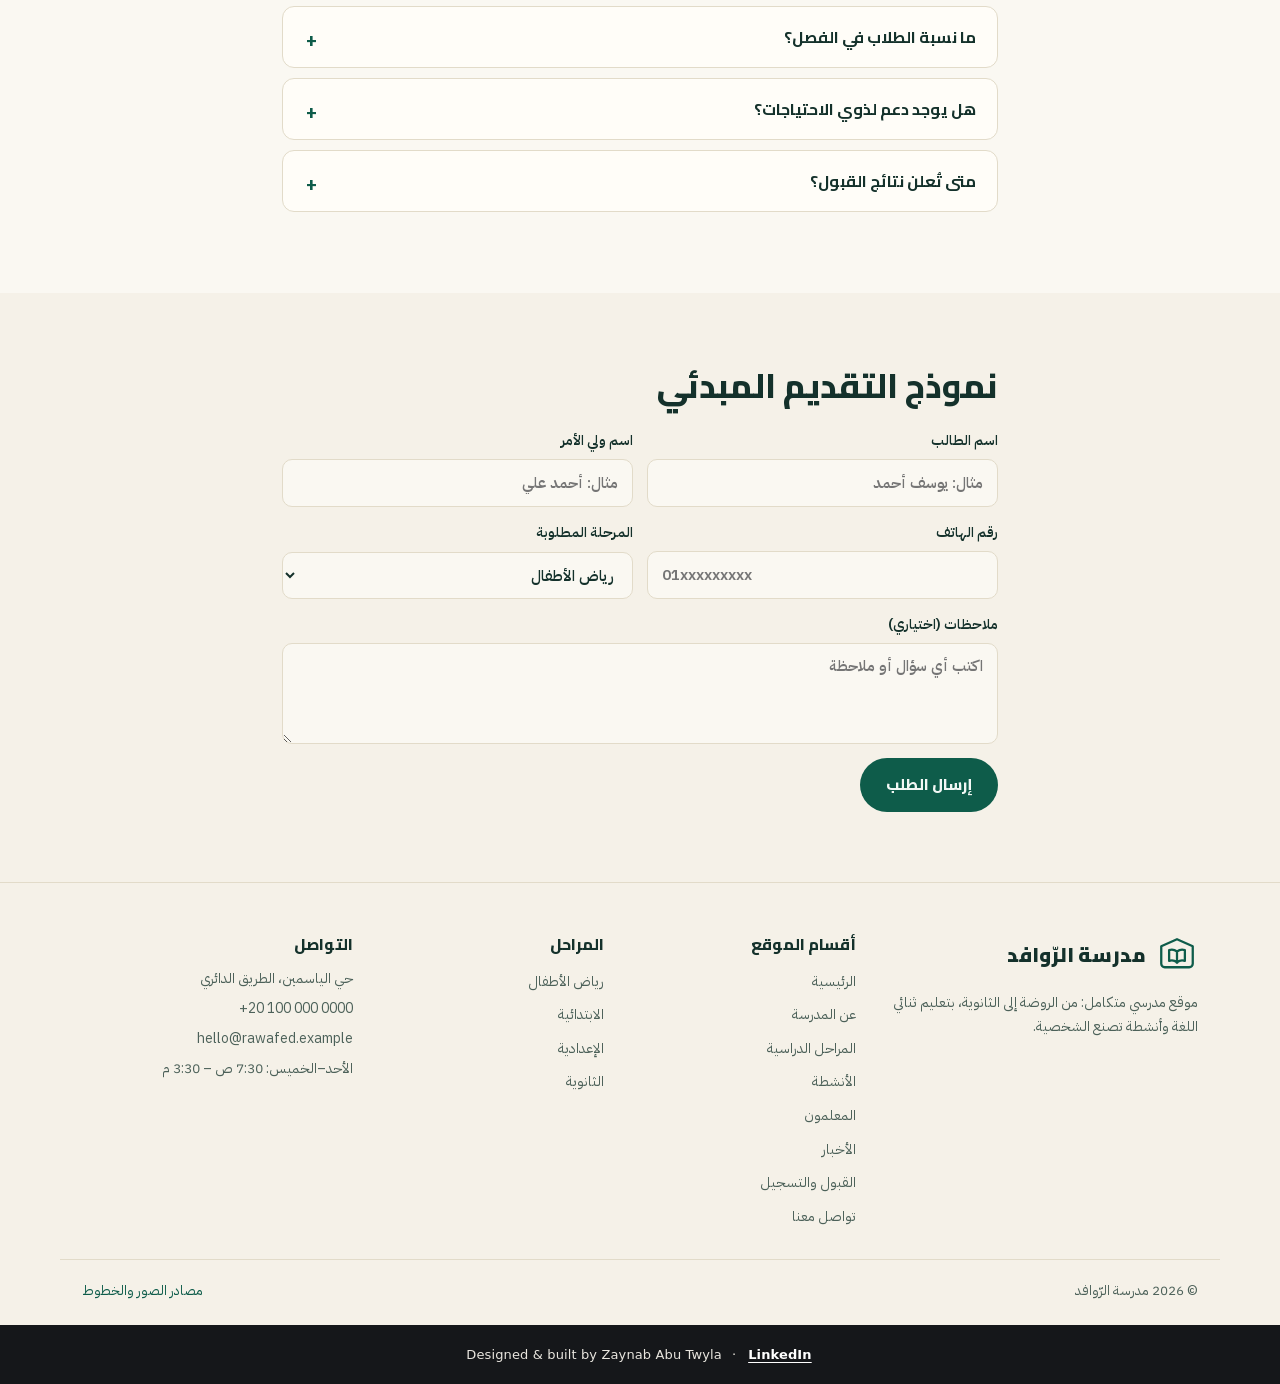
<file: admissions.html>
<!doctype html>
<html lang="ar" dir="rtl" data-theme="light">
<head>
<meta charset="utf-8">
<meta name="viewport" content="width=device-width, initial-scale=1">
<title data-i18n="pg.t.adm">القبول والتسجيل — مدرسة الرّوافد</title>
<meta name="description" content="خطوات القبول والمصروفات والأسئلة الشائعة ونموذج التقديم." data-i18n-content="pg.d.adm">
<link rel="preload" href="assets/fonts/cairo-200-1000-arabic.woff2" as="font" type="font/woff2" crossorigin>
<link rel="stylesheet" href="assets/fonts/fonts.css">
<link rel="stylesheet" href="assets/css/style.css">
<link rel="icon" href="data:image/svg+xml,%3Csvg xmlns='http://www.w3.org/2000/svg' viewBox='0 0 48 48'%3E%3Crect width='48' height='48' rx='12' fill='%230e5c4a'/%3E%3Cpath d='M24 10 10 17v14h28V17Z' fill='none' stroke='%23f6f3ec' stroke-width='3'/%3E%3C/svg%3E">
<script>/* قبل الرسم: منع وميض السمة واللغة */
try{var t=localStorage.getItem('rw-theme');if(t)document.documentElement.dataset.theme=t;
else if(matchMedia('(prefers-color-scheme: dark)').matches)document.documentElement.dataset.theme='dark';
var l=localStorage.getItem('rw-lang');if(l==='en'){document.documentElement.lang='en';document.documentElement.dir='ltr';}}catch(e){}</script>
</head>
<body data-page="admissions.html">
<a class="skip-link" href="#main" data-i18n="a11y.skip">تخطَّ إلى المحتوى</a>
<header class="site-header" id="top">
  <div class="wrap header-in">
    <a class="brand" href="index.html">
      <svg viewBox="0 0 48 48" aria-hidden="true" class="logo-mark"><path d="M24 6 6 14v20c0 2.2 1.8 4 4 4h28c2.2 0 4-1.8 4-4V14L24 6Z" fill="none" stroke="currentColor" stroke-width="2.6" stroke-linejoin="round"/><path d="M24 20v14M24 20c-2.6-2-6-2.6-9-1.6v12.4c3-1 6.4-.4 9 1.6Zm0 0c2.6-2 6-2.6 9-1.6v12.4c-3-1-6.4-.4-9 1.6Z" fill="none" stroke="currentColor" stroke-width="2.6" stroke-linejoin="round"/></svg>
      <span class="brand-tx"><strong data-i18n="brand.name">الرّوافد</strong><small data-i18n="brand.sub">مدرسة الرّوافد</small></span>
    </a>
    <nav class="main-nav" id="nav" aria-label="Main">
        <a href="index.html" data-i18n="nav.home">الرئيسية</a>
        <a href="about.html" data-i18n="nav.about">عن المدرسة</a>
        <a href="academics.html" data-i18n="nav.academics">المراحل الدراسية</a>
        <a href="activities.html" data-i18n="nav.activities">الأنشطة</a>
        <a href="teachers.html" data-i18n="nav.teachers">المعلمون</a>
        <a href="news.html" data-i18n="nav.news">الأخبار</a>
        <a href="admissions.html" data-i18n="nav.admissions" aria-current="page" class="is-active">القبول والتسجيل</a>
        <a href="contact.html" data-i18n="nav.contact">تواصل معنا</a>
    </nav>
    <div class="header-actions">
      <button class="icon-btn" id="theme-toggle" type="button" data-i18n-aria="a11y.theme" aria-label="تبديل الوضع الليلي والنهاري"><svg viewBox="0 0 24 24" aria-hidden="true"><circle cx="12" cy="12" r="4.2" fill="none" stroke="currentColor" stroke-width="1.8"/><path d="M12 2.5v2.6M12 18.9v2.6M2.5 12h2.6M18.9 12h2.6M5 5l1.8 1.8M17.2 17.2 19 19M19 5l-1.8 1.8M6.8 17.2 5 19" stroke="currentColor" stroke-width="1.8" stroke-linecap="round"/></svg><svg viewBox="0 0 24 24" aria-hidden="true"><path d="M20.4 14.2A8.6 8.6 0 0 1 9.8 3.6a8.6 8.6 0 1 0 10.6 10.6Z" fill="none" stroke="currentColor" stroke-width="1.8" stroke-linejoin="round"/></svg></button>
      <button class="lang-toggle" id="lang-toggle" type="button" data-i18n-aria="a11y.lang" aria-label="Switch to English"><span class="lang-opt" data-lang="ar">ع</span><span class="lang-opt" data-lang="en">EN</span></button>
      <a class="btn btn-primary btn-sm header-cta" href="admissions.html" data-i18n="cta.apply">قدّم الآن</a>
      <button class="icon-btn nav-burger" id="nav-toggle" type="button" data-i18n-aria="a11y.menu" aria-label="القائمة" aria-expanded="false"><svg viewBox="0 0 24 24" aria-hidden="true"><path d="M4 7h16M4 12h16M4 17h16" stroke="currentColor" stroke-width="1.9" stroke-linecap="round"/></svg><svg viewBox="0 0 24 24" aria-hidden="true"><path d="m6 6 12 12M18 6 6 18" stroke="currentColor" stroke-width="1.9" stroke-linecap="round"/></svg></button>
    </div>
  </div>
</header>
<main id="main">

<section class="page-hero">
  <div class="wrap">
    <nav class="crumbs" aria-label="Breadcrumb"><a href="index.html" data-i18n="nav.home">الرئيسية</a><span class="crumb-sep">/</span><span data-i18n="ad.crumb">القبول والتسجيل</span></nav>
    <p class="eyebrow" data-i18n="ad.kick">انضم إلينا</p>
    <h1 data-i18n="ad.t">القبول والتسجيل</h1>
    <p class="lead" data-i18n="ad.l">أربع خطوات واضحة من التقديم حتى أول يوم دراسي. قبول ٢٠٢٦–٢٠٢٧ مفتوح الآن.</p>
  </div>
</section>
<section class="section"><div class="wrap">
  <h2 class="h2" data-i18n="ad.steps.t">خطوات التقديم</h2>
  <ol class="steps-grid"><li class="step"><span class="step-n" data-i18n="ad.s0n">١</span><h3 data-i18n="ad.s0t">قدّم النموذج</h3><p data-i18n="ad.s0p">عشر دقائق أونلاين أو في مكتب القبول.</p></li><li class="step"><span class="step-n" data-i18n="ad.s1n">٢</span><h3 data-i18n="ad.s1t">جولة ولقاء</h3><p data-i18n="ad.s1p">نرتب جولة للأسرة ولقاء ودود مع الطالب.</p></li><li class="step"><span class="step-n" data-i18n="ad.s2n">٣</span><h3 data-i18n="ad.s2t">تقييم تحديد المستوى</h3><p data-i18n="ad.s2p">قراءة وحساب بسيط لاختيار الفصل الأنسب.</p></li><li class="step"><span class="step-n" data-i18n="ad.s3n">٤</span><h3 data-i18n="ad.s3t">القبول والتجهيز</h3><p data-i18n="ad.s3p">خطاب القبول، الزي، والجدول قبل بدء العام.</p></li></ol>
</div></section>
<section class="section section-alt"><div class="wrap split">
  <figure class="split-photo"><img src="assets/img/admissions-tour.jpg" alt="جولة في الحرم" loading="lazy"></figure>
  <div class="split-tx">
    <h2 class="h2" data-i18n="ad.fees.t">المصروفات الدراسية</h2>
    <table class="day-table fees-table"><tbody><tr><td data-i18n="stg.kg.name">رياض الأطفال</td><td data-i18n="ad.fee0">١٨٬٠٠٠</td></tr><tr><td data-i18n="stg.prim.name">المرحلة الابتدائية</td><td data-i18n="ad.fee1">٢٤٬٠٠٠</td></tr><tr><td data-i18n="stg.mid.name">المرحلة الإعدادية</td><td data-i18n="ad.fee2">٢٧٬٥٠٠</td></tr><tr><td data-i18n="stg.sec.name">المرحلة الثانوية</td><td data-i18n="ad.fee3">٣٢٬٠٠٠</td></tr></tbody></table>
  </div>
</div></section>
<section class="section"><div class="wrap faq-wrap">
  <h2 class="h2" data-i18n="ad.faq.t">أسئلة شائعة</h2>
  <details class="faq"><summary data-i18n="ad.q0">هل القبول في منتصف العام ممكن؟</summary><p data-i18n="ad.a0">نعم عند وجود أماكن شاغرة، وبعد تقييم تحديد مستوى مبسط.</p></details><details class="faq"><summary data-i18n="ad.q1">هل توجد وسيلة مواصلات؟</summary><p data-i18n="ad.a1">ثلاث حافلات تغطي الأحياء المجاورة بمقابل رمزي.</p></details><details class="faq"><summary data-i18n="ad.q2">ما نسبة الطلاب في الفصل؟</summary><p data-i18n="ad.a2">عشرون طالبًا كحد أقصى، بمتوسط ١٨.</p></details><details class="faq"><summary data-i18n="ad.q3">هل يوجد دعم لذوي الاحتياجات؟</summary><p data-i18n="ad.a3">غرفة مصادر بمعلمتين متخصصتين وخطة فردية عند الحاجة.</p></details><details class="faq"><summary data-i18n="ad.q4">متى تُعلن نتائج القبول؟</summary><p data-i18n="ad.a4">خلال أسبوعين من المقابلة، برسالة نصية ومكالمة.</p></details>
</div></section>
<section class="section section-alt"><div class="wrap form-wrap">
  <h2 class="h2" data-i18n="ad.form.t">نموذج التقديم المبدئي</h2>
  <form class="demo-form" data-ok="ad.form.ok">
    <label><span data-i18n="ad.form.name">اسم الطالب</span><input type="text" required placeholder="مثال: يوسف أحمد" data-i18n-ph="ph.name"></label>
    <label><span data-i18n="ad.form.parent">اسم ولي الأمر</span><input type="text" required placeholder="مثال: أحمد علي" data-i18n-ph="ph.parent"></label>
    <label><span data-i18n="ad.form.phone">رقم الهاتف</span><input type="tel" required placeholder="01xxxxxxxxx" data-i18n-ph="ph.phone"></label>
    <label><span data-i18n="ad.form.stage">المرحلة المطلوبة</span>
      <select required><option data-i18n="f.st.kg">رياض الأطفال</option><option data-i18n="f.st.prim">الابتدائية</option><option data-i18n="f.st.mid">الإعدادية</option><option data-i18n="f.st.sec">الثانوية</option></select></label>
    <label class="full"><span data-i18n="ad.form.msg">ملاحظات (اختياري)</span><textarea rows="3" placeholder="اكتب أي سؤال أو ملاحظة" data-i18n-ph="ph.msg"></textarea></label>
    <button class="btn btn-primary" type="submit" data-i18n="ad.form.btn">إرسال الطلب</button>
    <p class="form-ok" hidden data-i18n="ad.form.ok">تم تسجيل الطلب ✔ سيتواصل معكم مكتب القبول خلال يومين.</p>
  </form>
</div></section>

</main>
<footer class="site-footer">
  <div class="wrap footer-grid">
    <div class="f-brand">
      <a class="brand" href="index.html"><svg viewBox="0 0 48 48" aria-hidden="true" class="logo-mark"><path d="M24 6 6 14v20c0 2.2 1.8 4 4 4h28c2.2 0 4-1.8 4-4V14L24 6Z" fill="none" stroke="currentColor" stroke-width="2.6" stroke-linejoin="round"/><path d="M24 20v14M24 20c-2.6-2-6-2.6-9-1.6v12.4c3-1 6.4-.4 9 1.6Zm0 0c2.6-2 6-2.6 9-1.6v12.4c-3-1-6.4-.4-9 1.6Z" fill="none" stroke="currentColor" stroke-width="2.6" stroke-linejoin="round"/></svg><span class="brand-tx"><strong data-i18n="f.about.t">مدرسة الرّوافد</strong></span></a>
      <p data-i18n="f.about.p">موقع مدرسي متكامل: من الروضة إلى الثانوية، بتعليم ثنائي اللغة وأنشطة تصنع الشخصية.</p>
    </div>
    <nav class="f-col" aria-label="Footer"><h3 data-i18n="f.links">أقسام الموقع</h3><ul><li><a href="index.html" data-i18n="nav.home">الرئيسية</a></li><li><a href="about.html" data-i18n="nav.about">عن المدرسة</a></li><li><a href="academics.html" data-i18n="nav.academics">المراحل الدراسية</a></li><li><a href="activities.html" data-i18n="nav.activities">الأنشطة</a></li><li><a href="teachers.html" data-i18n="nav.teachers">المعلمون</a></li><li><a href="news.html" data-i18n="nav.news">الأخبار</a></li><li><a href="admissions.html" data-i18n="nav.admissions">القبول والتسجيل</a></li><li><a href="contact.html" data-i18n="nav.contact">تواصل معنا</a></li></ul></nav>
    <div class="f-col"><h3 data-i18n="f.stages">المراحل</h3><ul><li><a href="academics.html#kg" data-i18n="f.st.kg">رياض الأطفال</a></li><li><a href="academics.html#primary" data-i18n="f.st.prim">الابتدائية</a></li><li><a href="academics.html#middle" data-i18n="f.st.mid">الإعدادية</a></li><li><a href="academics.html#secondary" data-i18n="f.st.sec">الثانوية</a></li></ul></div>
    <div class="f-col">
      <h3 data-i18n="f.contact">التواصل</h3>
      <ul class="f-contact">
        <li data-i18n="f.addr">حي الياسمين، الطريق الدائري</li>
        <li><a href="tel:+201000000000" dir="ltr">+20 100 000 0000</a></li>
        <li><a href="mailto:hello@rawafed.example">hello@rawafed.example</a></li>
        <li data-i18n="f.hours">الأحد–الخميس: 7:30 ص – 3:30 م</li>
      </ul>
    </div>
  </div>
  <div class="wrap footer-base">
    <div class="f-base-row">
      <span data-i18n="f.rights">© 2026 مدرسة الرّوافد</span>
      <a href="CREDITS.html" data-i18n="f.credits">مصادر الصور والخطوط</a>
    </div>
  </div>
</footer>
<button class="to-top" id="to-top" type="button" aria-label="↑">↑</button>
<script src="assets/js/i18n.js"></script>
<script src="assets/js/main.js"></script>
<!--zy-credit--><style>.zy-credit{box-sizing:border-box;width:100%;background:#15171a;color:#e9e6df;font:500 13px/1.5 system-ui,-apple-system,"Segoe UI",Roboto,Arial,sans-serif;text-align:center;padding:14px 16px;direction:ltr;unicode-bidi:isolate;letter-spacing:.01em}.zy-credit p{margin:0;display:flex;flex-wrap:wrap;gap:4px 10px;justify-content:center;align-items:center}footer.zy-credit p a{all:unset;cursor:pointer;display:inline;box-sizing:border-box;color:#fff;font-weight:700;font-size:inherit;line-height:inherit;text-decoration:underline;text-underline-offset:3px;padding:6px 2px;background:none;border:0;border-radius:0;box-shadow:none;width:auto;height:auto}footer.zy-credit p a:hover{text-decoration-thickness:2px}footer.zy-credit p a:focus-visible{outline:2px solid #fff;outline-offset:2px;border-radius:3px}@media(max-width:480px){.zy-credit{font-size:12.5px;padding:12px 14px}}</style><footer class="zy-credit" dir="ltr" lang="en"><p><span>Designed &amp; built by Zaynab Abu Twyla</span><span aria-hidden="true">&middot;</span><a href="https://www.linkedin.com/in/zaynab-aboutwylah-b71a79314" target="_blank" rel="noopener noreferrer">LinkedIn</a></p></footer><!--/zy-credit--></body>
</html>
</file>
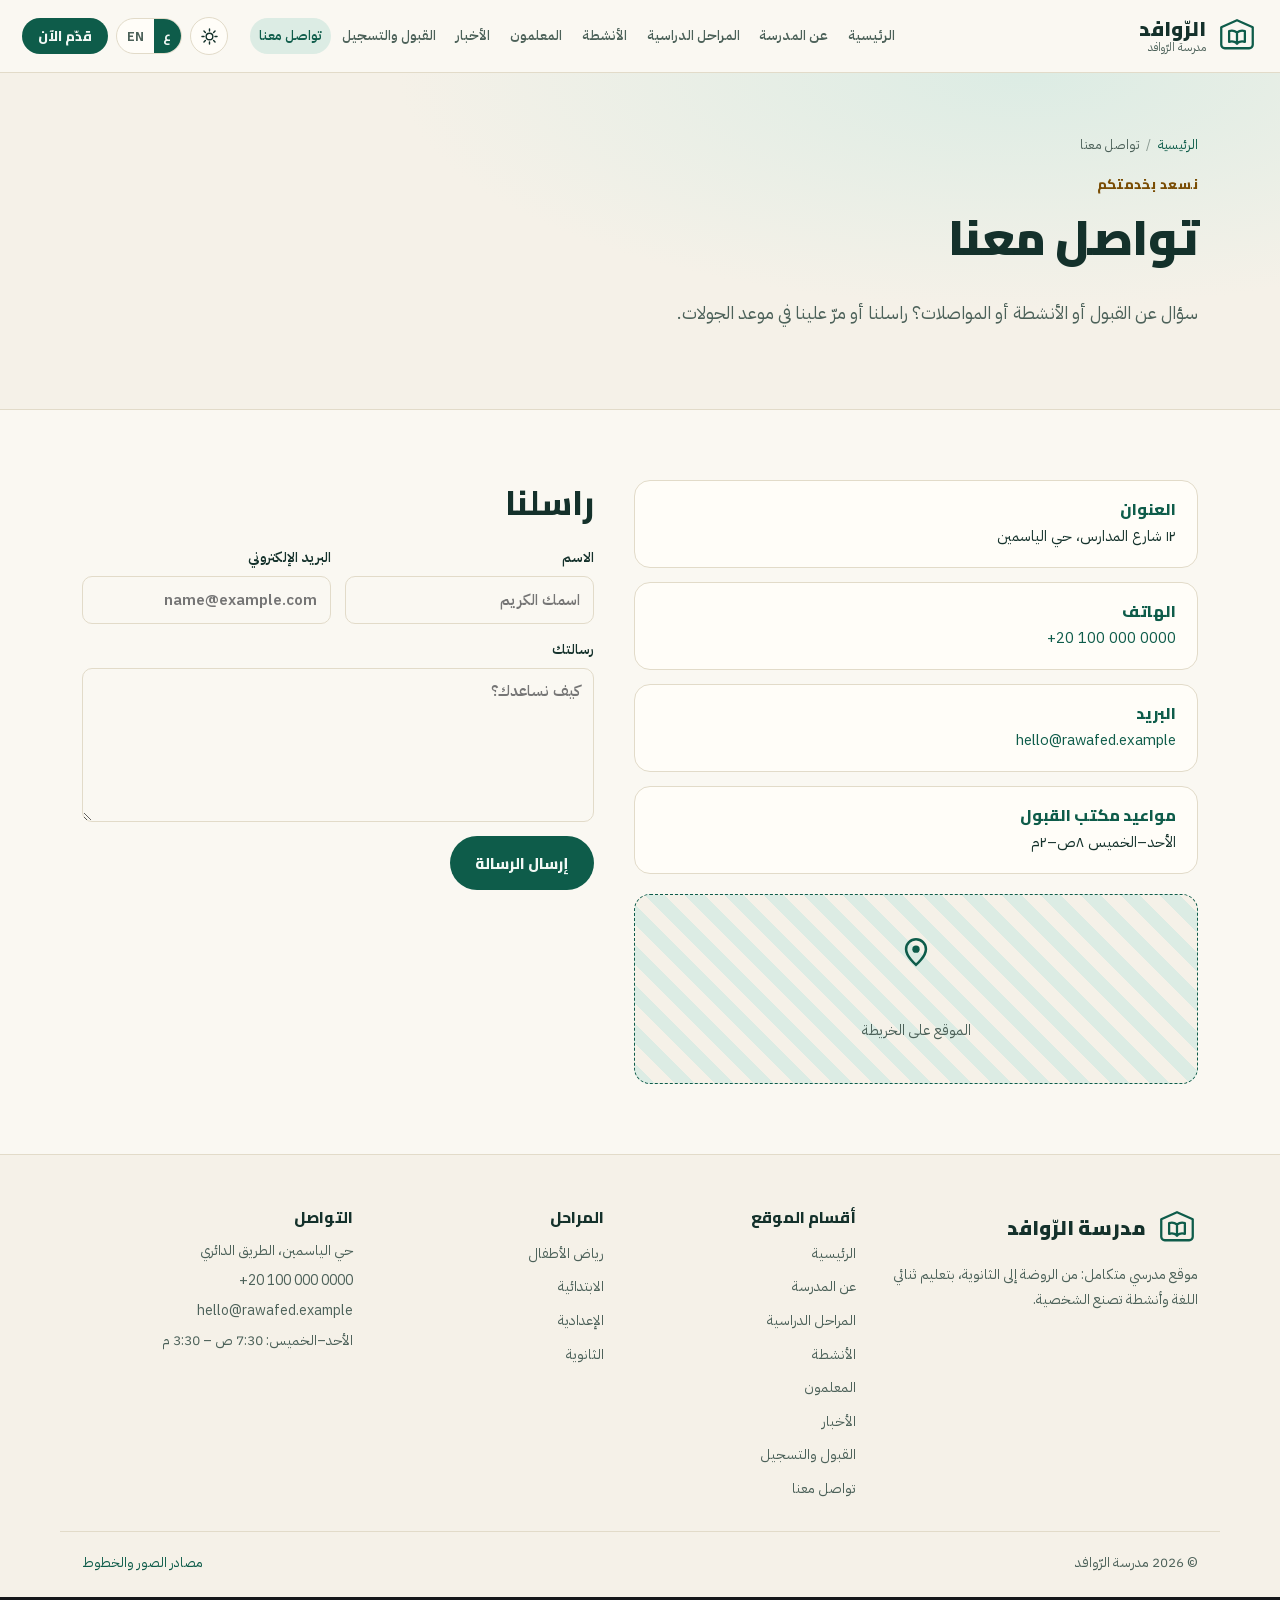
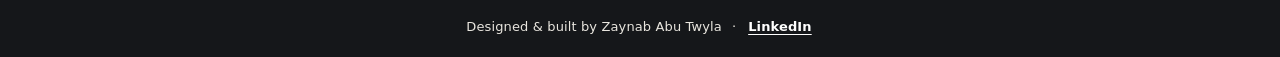
<file: contact.html>
<!doctype html>
<html lang="ar" dir="rtl" data-theme="light">
<head>
<meta charset="utf-8">
<meta name="viewport" content="width=device-width, initial-scale=1">
<title data-i18n="pg.t.contact">تواصل معنا — مدرسة الرّوافد</title>
<meta name="description" content="العنوان والهاتف ومواعيد مكتب القبول ونموذج المراسلة." data-i18n-content="pg.d.contact">
<link rel="preload" href="assets/fonts/cairo-200-1000-arabic.woff2" as="font" type="font/woff2" crossorigin>
<link rel="stylesheet" href="assets/fonts/fonts.css">
<link rel="stylesheet" href="assets/css/style.css">
<link rel="icon" href="data:image/svg+xml,%3Csvg xmlns='http://www.w3.org/2000/svg' viewBox='0 0 48 48'%3E%3Crect width='48' height='48' rx='12' fill='%230e5c4a'/%3E%3Cpath d='M24 10 10 17v14h28V17Z' fill='none' stroke='%23f6f3ec' stroke-width='3'/%3E%3C/svg%3E">
<script>/* قبل الرسم: منع وميض السمة واللغة */
try{var t=localStorage.getItem('rw-theme');if(t)document.documentElement.dataset.theme=t;
else if(matchMedia('(prefers-color-scheme: dark)').matches)document.documentElement.dataset.theme='dark';
var l=localStorage.getItem('rw-lang');if(l==='en'){document.documentElement.lang='en';document.documentElement.dir='ltr';}}catch(e){}</script>
</head>
<body data-page="contact.html">
<a class="skip-link" href="#main" data-i18n="a11y.skip">تخطَّ إلى المحتوى</a>
<header class="site-header" id="top">
  <div class="wrap header-in">
    <a class="brand" href="index.html">
      <svg viewBox="0 0 48 48" aria-hidden="true" class="logo-mark"><path d="M24 6 6 14v20c0 2.2 1.8 4 4 4h28c2.2 0 4-1.8 4-4V14L24 6Z" fill="none" stroke="currentColor" stroke-width="2.6" stroke-linejoin="round"/><path d="M24 20v14M24 20c-2.6-2-6-2.6-9-1.6v12.4c3-1 6.4-.4 9 1.6Zm0 0c2.6-2 6-2.6 9-1.6v12.4c-3-1-6.4-.4-9 1.6Z" fill="none" stroke="currentColor" stroke-width="2.6" stroke-linejoin="round"/></svg>
      <span class="brand-tx"><strong data-i18n="brand.name">الرّوافد</strong><small data-i18n="brand.sub">مدرسة الرّوافد</small></span>
    </a>
    <nav class="main-nav" id="nav" aria-label="Main">
        <a href="index.html" data-i18n="nav.home">الرئيسية</a>
        <a href="about.html" data-i18n="nav.about">عن المدرسة</a>
        <a href="academics.html" data-i18n="nav.academics">المراحل الدراسية</a>
        <a href="activities.html" data-i18n="nav.activities">الأنشطة</a>
        <a href="teachers.html" data-i18n="nav.teachers">المعلمون</a>
        <a href="news.html" data-i18n="nav.news">الأخبار</a>
        <a href="admissions.html" data-i18n="nav.admissions">القبول والتسجيل</a>
        <a href="contact.html" data-i18n="nav.contact" aria-current="page" class="is-active">تواصل معنا</a>
    </nav>
    <div class="header-actions">
      <button class="icon-btn" id="theme-toggle" type="button" data-i18n-aria="a11y.theme" aria-label="تبديل الوضع الليلي والنهاري"><svg viewBox="0 0 24 24" aria-hidden="true"><circle cx="12" cy="12" r="4.2" fill="none" stroke="currentColor" stroke-width="1.8"/><path d="M12 2.5v2.6M12 18.9v2.6M2.5 12h2.6M18.9 12h2.6M5 5l1.8 1.8M17.2 17.2 19 19M19 5l-1.8 1.8M6.8 17.2 5 19" stroke="currentColor" stroke-width="1.8" stroke-linecap="round"/></svg><svg viewBox="0 0 24 24" aria-hidden="true"><path d="M20.4 14.2A8.6 8.6 0 0 1 9.8 3.6a8.6 8.6 0 1 0 10.6 10.6Z" fill="none" stroke="currentColor" stroke-width="1.8" stroke-linejoin="round"/></svg></button>
      <button class="lang-toggle" id="lang-toggle" type="button" data-i18n-aria="a11y.lang" aria-label="Switch to English"><span class="lang-opt" data-lang="ar">ع</span><span class="lang-opt" data-lang="en">EN</span></button>
      <a class="btn btn-primary btn-sm header-cta" href="admissions.html" data-i18n="cta.apply">قدّم الآن</a>
      <button class="icon-btn nav-burger" id="nav-toggle" type="button" data-i18n-aria="a11y.menu" aria-label="القائمة" aria-expanded="false"><svg viewBox="0 0 24 24" aria-hidden="true"><path d="M4 7h16M4 12h16M4 17h16" stroke="currentColor" stroke-width="1.9" stroke-linecap="round"/></svg><svg viewBox="0 0 24 24" aria-hidden="true"><path d="m6 6 12 12M18 6 6 18" stroke="currentColor" stroke-width="1.9" stroke-linecap="round"/></svg></button>
    </div>
  </div>
</header>
<main id="main">

<section class="page-hero">
  <div class="wrap">
    <nav class="crumbs" aria-label="Breadcrumb"><a href="index.html" data-i18n="nav.home">الرئيسية</a><span class="crumb-sep">/</span><span data-i18n="co.crumb">تواصل معنا</span></nav>
    <p class="eyebrow" data-i18n="co.kick">نسعد بخدمتكم</p>
    <h1 data-i18n="co.t">تواصل معنا</h1>
    <p class="lead" data-i18n="co.l">سؤال عن القبول أو الأنشطة أو المواصلات؟ راسلنا أو مرّ علينا في موعد الجولات.</p>
  </div>
</section>
<section class="section"><div class="wrap contact-grid">
  <div class="contact-cards">
    <div class="contact-card"><h3 data-i18n="co.addr.t">العنوان</h3><p data-i18n="co.addr">١٢ شارع المدارس، حي الياسمين</p></div>
    <div class="contact-card"><h3 data-i18n="co.phone.t">الهاتف</h3><p><a href="tel:+201000000000" dir="ltr">+20 100 000 0000</a></p></div>
    <div class="contact-card"><h3 data-i18n="co.mail.t">البريد</h3><p><a href="mailto:hello@rawafed.example">hello@rawafed.example</a></p></div>
    <div class="contact-card"><h3 data-i18n="co.hours.t">مواعيد مكتب القبول</h3><p data-i18n="co.hours">الأحد–الخميس ٨ص–٢م</p></div>
    <div class="map-ph" role="img" aria-label="map"><svg class="map-pin" viewBox="0 0 24 24" aria-hidden="true"><path d="M12 21s-7-5.8-7-11a7 7 0 1 1 14 0c0 5.2-7 11-7 11Z" fill="none" stroke="currentColor" stroke-width="1.8"/><circle cx="12" cy="10" r="2.6" fill="currentColor"/></svg><span data-i18n="co.map">الموقع على الخريطة</span></div>
  </div>
  <div>
    <h2 class="h2" data-i18n="co.form.t">راسلنا</h2>
    <form class="demo-form" data-ok="co.form.ok">
      <label><span data-i18n="co.form.name">الاسم</span><input type="text" required placeholder="اسمك الكريم" data-i18n-ph="ph.cname"></label>
      <label><span data-i18n="co.form.mail">البريد الإلكتروني</span><input type="email" required placeholder="name@example.com"></label>
      <label class="full"><span data-i18n="co.form.msg">رسالتك</span><textarea rows="5" required placeholder="كيف نساعدك؟" data-i18n-ph="ph.cmsg"></textarea></label>
      <button class="btn btn-primary" type="submit" data-i18n="co.form.btn">إرسال الرسالة</button>
      <p class="form-ok" hidden data-i18n="co.form.ok">وصلت رسالتكم ✔ نرد خلال يوم عمل.</p>
    </form>
  </div>
</div></section>

</main>
<footer class="site-footer">
  <div class="wrap footer-grid">
    <div class="f-brand">
      <a class="brand" href="index.html"><svg viewBox="0 0 48 48" aria-hidden="true" class="logo-mark"><path d="M24 6 6 14v20c0 2.2 1.8 4 4 4h28c2.2 0 4-1.8 4-4V14L24 6Z" fill="none" stroke="currentColor" stroke-width="2.6" stroke-linejoin="round"/><path d="M24 20v14M24 20c-2.6-2-6-2.6-9-1.6v12.4c3-1 6.4-.4 9 1.6Zm0 0c2.6-2 6-2.6 9-1.6v12.4c-3-1-6.4-.4-9 1.6Z" fill="none" stroke="currentColor" stroke-width="2.6" stroke-linejoin="round"/></svg><span class="brand-tx"><strong data-i18n="f.about.t">مدرسة الرّوافد</strong></span></a>
      <p data-i18n="f.about.p">موقع مدرسي متكامل: من الروضة إلى الثانوية، بتعليم ثنائي اللغة وأنشطة تصنع الشخصية.</p>
    </div>
    <nav class="f-col" aria-label="Footer"><h3 data-i18n="f.links">أقسام الموقع</h3><ul><li><a href="index.html" data-i18n="nav.home">الرئيسية</a></li><li><a href="about.html" data-i18n="nav.about">عن المدرسة</a></li><li><a href="academics.html" data-i18n="nav.academics">المراحل الدراسية</a></li><li><a href="activities.html" data-i18n="nav.activities">الأنشطة</a></li><li><a href="teachers.html" data-i18n="nav.teachers">المعلمون</a></li><li><a href="news.html" data-i18n="nav.news">الأخبار</a></li><li><a href="admissions.html" data-i18n="nav.admissions">القبول والتسجيل</a></li><li><a href="contact.html" data-i18n="nav.contact">تواصل معنا</a></li></ul></nav>
    <div class="f-col"><h3 data-i18n="f.stages">المراحل</h3><ul><li><a href="academics.html#kg" data-i18n="f.st.kg">رياض الأطفال</a></li><li><a href="academics.html#primary" data-i18n="f.st.prim">الابتدائية</a></li><li><a href="academics.html#middle" data-i18n="f.st.mid">الإعدادية</a></li><li><a href="academics.html#secondary" data-i18n="f.st.sec">الثانوية</a></li></ul></div>
    <div class="f-col">
      <h3 data-i18n="f.contact">التواصل</h3>
      <ul class="f-contact">
        <li data-i18n="f.addr">حي الياسمين، الطريق الدائري</li>
        <li><a href="tel:+201000000000" dir="ltr">+20 100 000 0000</a></li>
        <li><a href="mailto:hello@rawafed.example">hello@rawafed.example</a></li>
        <li data-i18n="f.hours">الأحد–الخميس: 7:30 ص – 3:30 م</li>
      </ul>
    </div>
  </div>
  <div class="wrap footer-base">
    <div class="f-base-row">
      <span data-i18n="f.rights">© 2026 مدرسة الرّوافد</span>
      <a href="CREDITS.html" data-i18n="f.credits">مصادر الصور والخطوط</a>
    </div>
  </div>
</footer>
<button class="to-top" id="to-top" type="button" aria-label="↑">↑</button>
<script src="assets/js/i18n.js"></script>
<script src="assets/js/main.js"></script>
<!--zy-credit--><style>.zy-credit{box-sizing:border-box;width:100%;background:#15171a;color:#e9e6df;font:500 13px/1.5 system-ui,-apple-system,"Segoe UI",Roboto,Arial,sans-serif;text-align:center;padding:14px 16px;direction:ltr;unicode-bidi:isolate;letter-spacing:.01em}.zy-credit p{margin:0;display:flex;flex-wrap:wrap;gap:4px 10px;justify-content:center;align-items:center}footer.zy-credit p a{all:unset;cursor:pointer;display:inline;box-sizing:border-box;color:#fff;font-weight:700;font-size:inherit;line-height:inherit;text-decoration:underline;text-underline-offset:3px;padding:6px 2px;background:none;border:0;border-radius:0;box-shadow:none;width:auto;height:auto}footer.zy-credit p a:hover{text-decoration-thickness:2px}footer.zy-credit p a:focus-visible{outline:2px solid #fff;outline-offset:2px;border-radius:3px}@media(max-width:480px){.zy-credit{font-size:12.5px;padding:12px 14px}}</style><footer class="zy-credit" dir="ltr" lang="en"><p><span>Designed &amp; built by Zaynab Abu Twyla</span><span aria-hidden="true">&middot;</span><a href="https://www.linkedin.com/in/zaynab-aboutwylah-b71a79314" target="_blank" rel="noopener noreferrer">LinkedIn</a></p></footer><!--/zy-credit--></body>
</html>
</file>
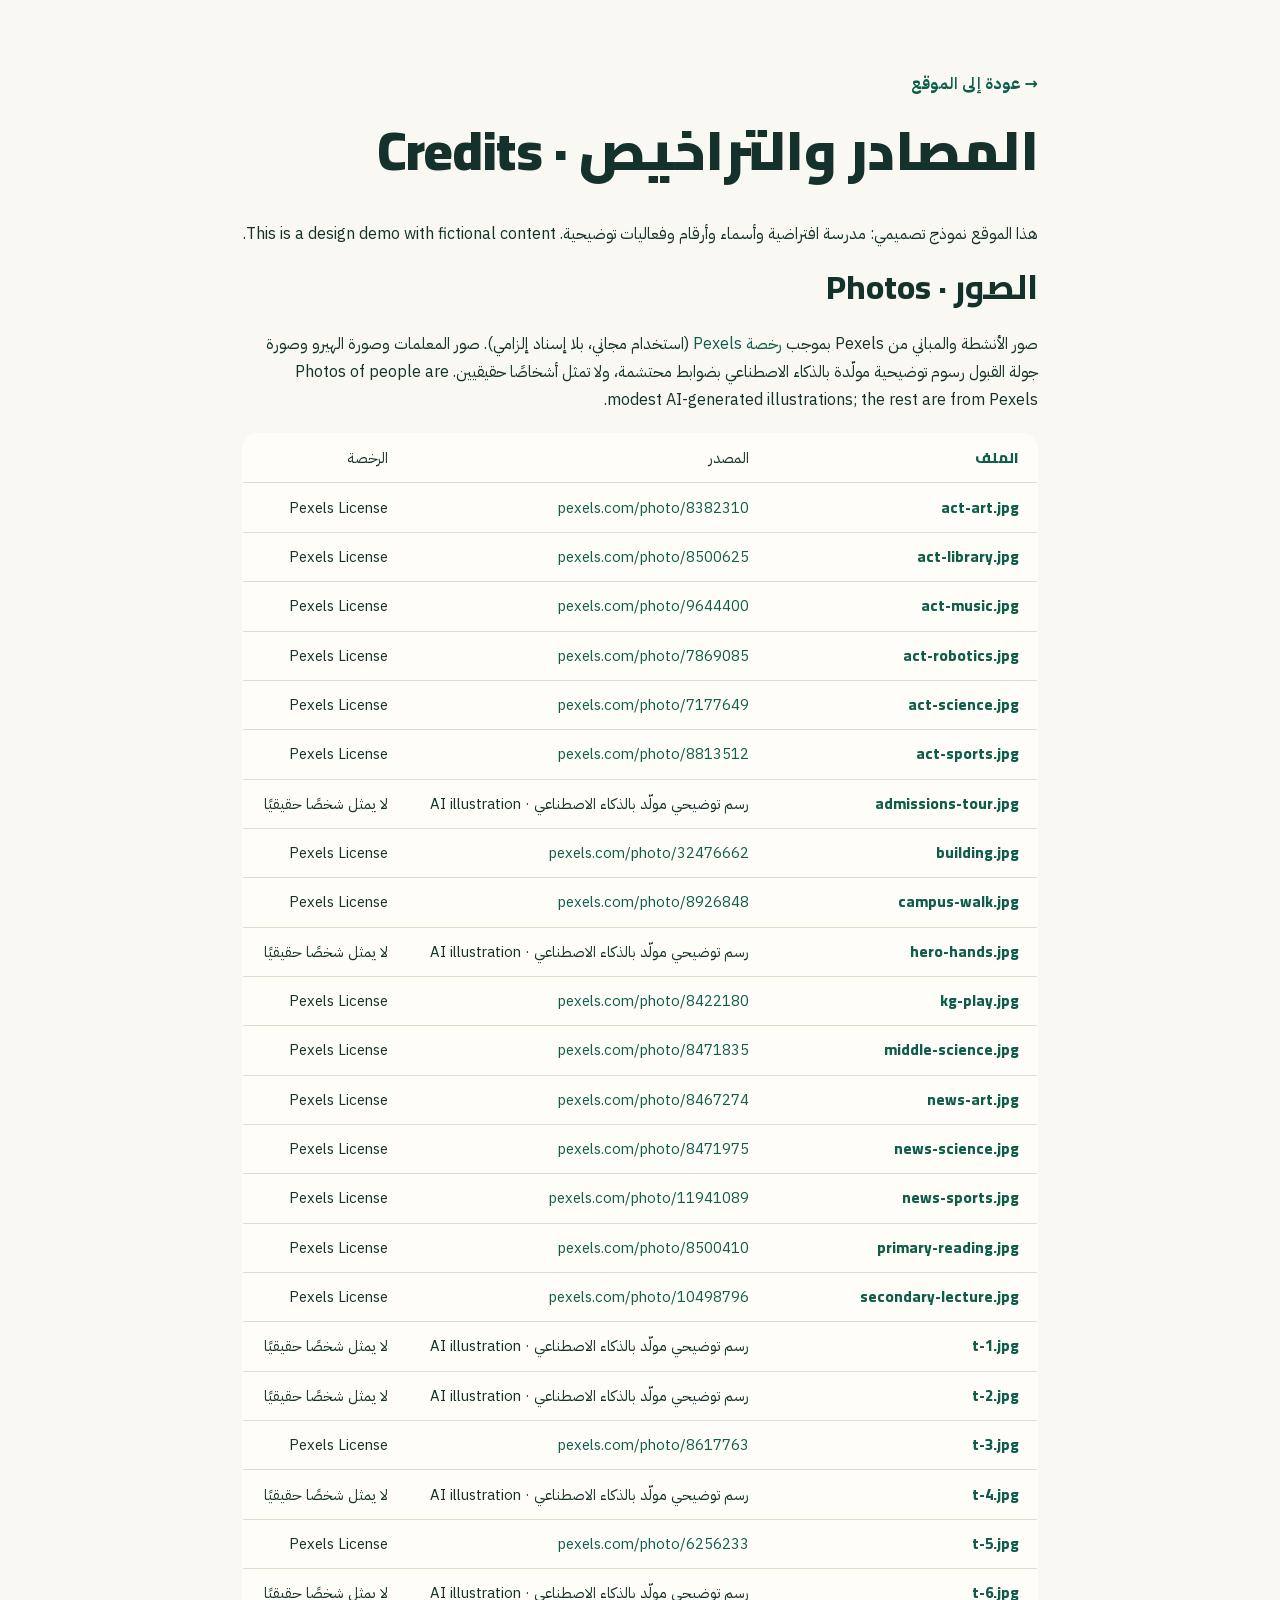
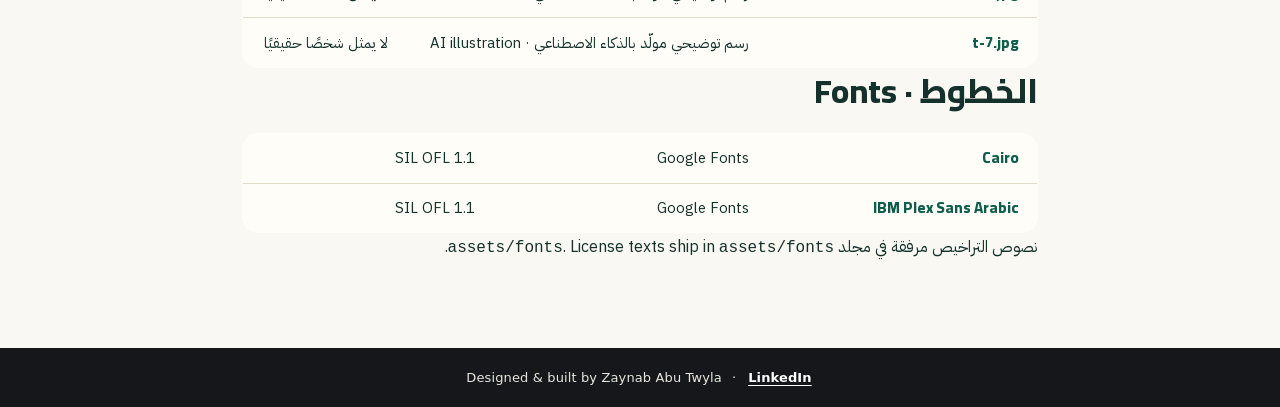
<file: CREDITS.html>
<!doctype html><html lang="ar" dir="rtl"><head><meta charset="utf-8">
<meta name="viewport" content="width=device-width, initial-scale=1"><title>المصادر والتراخيص — مدرسة الرّوافد</title>
<link rel="stylesheet" href="assets/fonts/fonts.css"><link rel="stylesheet" href="assets/css/style.css"></head>
<body><main class="section"><div class="wrap" style="max-width:840px">
<p><a href="index.html" class="text-link">→ عودة إلى الموقع</a></p>
<h1>المصادر والتراخيص · Credits</h1>
<p>هذا الموقع نموذج تصميمي: مدرسة افتراضية وأسماء وأرقام وفعاليات توضيحية. This is a design demo with fictional content.</p>
<h2 class="h2">الصور · Photos</h2>
<p>صور الأنشطة والمباني من Pexels بموجب <a href="https://www.pexels.com/license/">رخصة Pexels</a> (استخدام مجاني، بلا إسناد إلزامي). صور المعلمات وصورة الهيرو وصورة جولة القبول رسوم توضيحية مولّدة بالذكاء الاصطناعي بضوابط محتشمة، ولا تمثل أشخاصًا حقيقيين. Photos of people are modest AI-generated illustrations; the rest are from Pexels.</p>
<table class="day-table"><tr><td>الملف</td><td>المصدر</td><td>الرخصة</td></tr><tr><td>act-art.jpg</td><td><a href="https://www.pexels.com/photo/8382310/">pexels.com/photo/8382310</a></td><td>Pexels License</td></tr>
<tr><td>act-library.jpg</td><td><a href="https://www.pexels.com/photo/8500625/">pexels.com/photo/8500625</a></td><td>Pexels License</td></tr>
<tr><td>act-music.jpg</td><td><a href="https://www.pexels.com/photo/9644400/">pexels.com/photo/9644400</a></td><td>Pexels License</td></tr>
<tr><td>act-robotics.jpg</td><td><a href="https://www.pexels.com/photo/7869085/">pexels.com/photo/7869085</a></td><td>Pexels License</td></tr>
<tr><td>act-science.jpg</td><td><a href="https://www.pexels.com/photo/7177649/">pexels.com/photo/7177649</a></td><td>Pexels License</td></tr>
<tr><td>act-sports.jpg</td><td><a href="https://www.pexels.com/photo/8813512/">pexels.com/photo/8813512</a></td><td>Pexels License</td></tr>
<tr><td>admissions-tour.jpg</td><td>رسم توضيحي مولّد بالذكاء الاصطناعي · AI illustration</td><td>لا يمثل شخصًا حقيقيًا</td></tr>
<tr><td>building.jpg</td><td><a href="https://www.pexels.com/photo/32476662/">pexels.com/photo/32476662</a></td><td>Pexels License</td></tr>
<tr><td>campus-walk.jpg</td><td><a href="https://www.pexels.com/photo/8926848/">pexels.com/photo/8926848</a></td><td>Pexels License</td></tr>
<tr><td>hero-hands.jpg</td><td>رسم توضيحي مولّد بالذكاء الاصطناعي · AI illustration</td><td>لا يمثل شخصًا حقيقيًا</td></tr>
<tr><td>kg-play.jpg</td><td><a href="https://www.pexels.com/photo/8422180/">pexels.com/photo/8422180</a></td><td>Pexels License</td></tr>
<tr><td>middle-science.jpg</td><td><a href="https://www.pexels.com/photo/8471835/">pexels.com/photo/8471835</a></td><td>Pexels License</td></tr>
<tr><td>news-art.jpg</td><td><a href="https://www.pexels.com/photo/8467274/">pexels.com/photo/8467274</a></td><td>Pexels License</td></tr>
<tr><td>news-science.jpg</td><td><a href="https://www.pexels.com/photo/8471975/">pexels.com/photo/8471975</a></td><td>Pexels License</td></tr>
<tr><td>news-sports.jpg</td><td><a href="https://www.pexels.com/photo/11941089/">pexels.com/photo/11941089</a></td><td>Pexels License</td></tr>
<tr><td>primary-reading.jpg</td><td><a href="https://www.pexels.com/photo/8500410/">pexels.com/photo/8500410</a></td><td>Pexels License</td></tr>
<tr><td>secondary-lecture.jpg</td><td><a href="https://www.pexels.com/photo/10498796/">pexels.com/photo/10498796</a></td><td>Pexels License</td></tr>

<tr><td>t-1.jpg</td><td>رسم توضيحي مولّد بالذكاء الاصطناعي · AI illustration</td><td>لا يمثل شخصًا حقيقيًا</td></tr>
<tr><td>t-2.jpg</td><td>رسم توضيحي مولّد بالذكاء الاصطناعي · AI illustration</td><td>لا يمثل شخصًا حقيقيًا</td></tr>
<tr><td>t-3.jpg</td><td><a href="https://www.pexels.com/photo/8617763/">pexels.com/photo/8617763</a></td><td>Pexels License</td></tr>
<tr><td>t-4.jpg</td><td>رسم توضيحي مولّد بالذكاء الاصطناعي · AI illustration</td><td>لا يمثل شخصًا حقيقيًا</td></tr>
<tr><td>t-5.jpg</td><td><a href="https://www.pexels.com/photo/6256233/">pexels.com/photo/6256233</a></td><td>Pexels License</td></tr>
<tr><td>t-6.jpg</td><td>رسم توضيحي مولّد بالذكاء الاصطناعي · AI illustration</td><td>لا يمثل شخصًا حقيقيًا</td></tr>
<tr><td>t-7.jpg</td><td>رسم توضيحي مولّد بالذكاء الاصطناعي · AI illustration</td><td>لا يمثل شخصًا حقيقيًا</td></tr></table>
<h2 class="h2">الخطوط · Fonts</h2>
<table class="day-table">
<tr><td>Cairo</td><td>Google Fonts</td><td>SIL OFL 1.1</td></tr>
<tr><td>IBM Plex Sans Arabic</td><td>Google Fonts</td><td>SIL OFL 1.1</td></tr>
</table>
<p>نصوص التراخيص مرفقة في مجلد <code>assets/fonts</code>. License texts ship in <code>assets/fonts</code>.</p>
</div></main><!--zy-credit--><style>.zy-credit{box-sizing:border-box;width:100%;background:#15171a;color:#e9e6df;font:500 13px/1.5 system-ui,-apple-system,"Segoe UI",Roboto,Arial,sans-serif;text-align:center;padding:14px 16px;direction:ltr;unicode-bidi:isolate;letter-spacing:.01em}.zy-credit p{margin:0;display:flex;flex-wrap:wrap;gap:4px 10px;justify-content:center;align-items:center}footer.zy-credit p a{all:unset;cursor:pointer;display:inline;box-sizing:border-box;color:#fff;font-weight:700;font-size:inherit;line-height:inherit;text-decoration:underline;text-underline-offset:3px;padding:6px 2px;background:none;border:0;border-radius:0;box-shadow:none;width:auto;height:auto}footer.zy-credit p a:hover{text-decoration-thickness:2px}footer.zy-credit p a:focus-visible{outline:2px solid #fff;outline-offset:2px;border-radius:3px}@media(max-width:480px){.zy-credit{font-size:12.5px;padding:12px 14px}}</style><footer class="zy-credit" dir="ltr" lang="en"><p><span>Designed &amp; built by Zaynab Abu Twyla</span><span aria-hidden="true">&middot;</span><a href="https://www.linkedin.com/in/zaynab-aboutwylah-b71a79314" target="_blank" rel="noopener noreferrer">LinkedIn</a></p></footer><!--/zy-credit--></body></html>
</file>
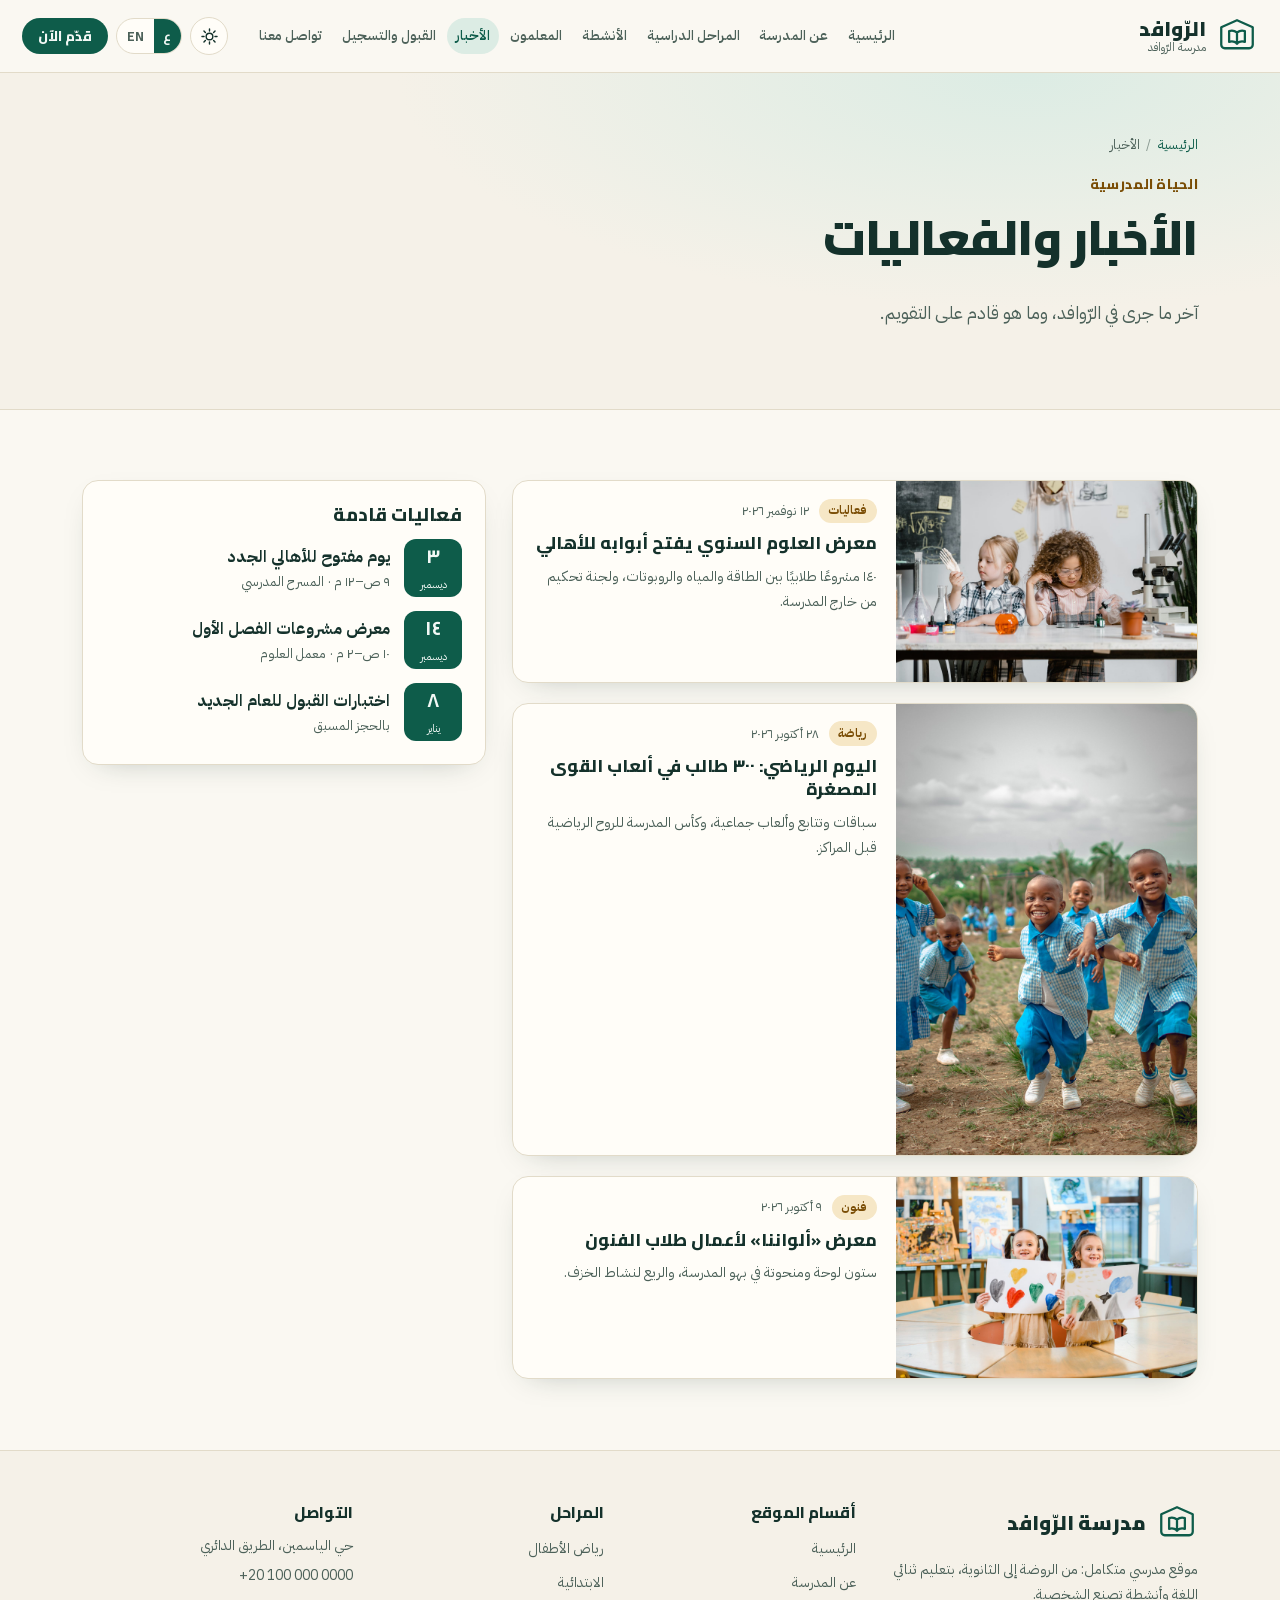
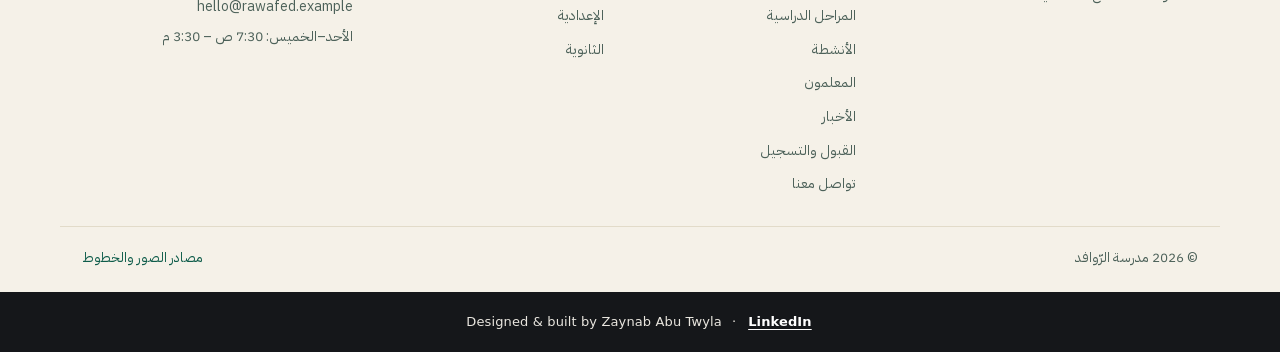
<file: news.html>
<!doctype html>
<html lang="ar" dir="rtl" data-theme="light">
<head>
<meta charset="utf-8">
<meta name="viewport" content="width=device-width, initial-scale=1">
<title data-i18n="pg.t.news">الأخبار والفعاليات — مدرسة الرّوافد</title>
<meta name="description" content="آخر الأخبار والفعاليات القادمة." data-i18n-content="pg.d.news">
<link rel="preload" href="assets/fonts/cairo-200-1000-arabic.woff2" as="font" type="font/woff2" crossorigin>
<link rel="stylesheet" href="assets/fonts/fonts.css">
<link rel="stylesheet" href="assets/css/style.css">
<link rel="icon" href="data:image/svg+xml,%3Csvg xmlns='http://www.w3.org/2000/svg' viewBox='0 0 48 48'%3E%3Crect width='48' height='48' rx='12' fill='%230e5c4a'/%3E%3Cpath d='M24 10 10 17v14h28V17Z' fill='none' stroke='%23f6f3ec' stroke-width='3'/%3E%3C/svg%3E">
<script>/* قبل الرسم: منع وميض السمة واللغة */
try{var t=localStorage.getItem('rw-theme');if(t)document.documentElement.dataset.theme=t;
else if(matchMedia('(prefers-color-scheme: dark)').matches)document.documentElement.dataset.theme='dark';
var l=localStorage.getItem('rw-lang');if(l==='en'){document.documentElement.lang='en';document.documentElement.dir='ltr';}}catch(e){}</script>
</head>
<body data-page="news.html">
<a class="skip-link" href="#main" data-i18n="a11y.skip">تخطَّ إلى المحتوى</a>
<header class="site-header" id="top">
  <div class="wrap header-in">
    <a class="brand" href="index.html">
      <svg viewBox="0 0 48 48" aria-hidden="true" class="logo-mark"><path d="M24 6 6 14v20c0 2.2 1.8 4 4 4h28c2.2 0 4-1.8 4-4V14L24 6Z" fill="none" stroke="currentColor" stroke-width="2.6" stroke-linejoin="round"/><path d="M24 20v14M24 20c-2.6-2-6-2.6-9-1.6v12.4c3-1 6.4-.4 9 1.6Zm0 0c2.6-2 6-2.6 9-1.6v12.4c-3-1-6.4-.4-9 1.6Z" fill="none" stroke="currentColor" stroke-width="2.6" stroke-linejoin="round"/></svg>
      <span class="brand-tx"><strong data-i18n="brand.name">الرّوافد</strong><small data-i18n="brand.sub">مدرسة الرّوافد</small></span>
    </a>
    <nav class="main-nav" id="nav" aria-label="Main">
        <a href="index.html" data-i18n="nav.home">الرئيسية</a>
        <a href="about.html" data-i18n="nav.about">عن المدرسة</a>
        <a href="academics.html" data-i18n="nav.academics">المراحل الدراسية</a>
        <a href="activities.html" data-i18n="nav.activities">الأنشطة</a>
        <a href="teachers.html" data-i18n="nav.teachers">المعلمون</a>
        <a href="news.html" data-i18n="nav.news" aria-current="page" class="is-active">الأخبار</a>
        <a href="admissions.html" data-i18n="nav.admissions">القبول والتسجيل</a>
        <a href="contact.html" data-i18n="nav.contact">تواصل معنا</a>
    </nav>
    <div class="header-actions">
      <button class="icon-btn" id="theme-toggle" type="button" data-i18n-aria="a11y.theme" aria-label="تبديل الوضع الليلي والنهاري"><svg viewBox="0 0 24 24" aria-hidden="true"><circle cx="12" cy="12" r="4.2" fill="none" stroke="currentColor" stroke-width="1.8"/><path d="M12 2.5v2.6M12 18.9v2.6M2.5 12h2.6M18.9 12h2.6M5 5l1.8 1.8M17.2 17.2 19 19M19 5l-1.8 1.8M6.8 17.2 5 19" stroke="currentColor" stroke-width="1.8" stroke-linecap="round"/></svg><svg viewBox="0 0 24 24" aria-hidden="true"><path d="M20.4 14.2A8.6 8.6 0 0 1 9.8 3.6a8.6 8.6 0 1 0 10.6 10.6Z" fill="none" stroke="currentColor" stroke-width="1.8" stroke-linejoin="round"/></svg></button>
      <button class="lang-toggle" id="lang-toggle" type="button" data-i18n-aria="a11y.lang" aria-label="Switch to English"><span class="lang-opt" data-lang="ar">ع</span><span class="lang-opt" data-lang="en">EN</span></button>
      <a class="btn btn-primary btn-sm header-cta" href="admissions.html" data-i18n="cta.apply">قدّم الآن</a>
      <button class="icon-btn nav-burger" id="nav-toggle" type="button" data-i18n-aria="a11y.menu" aria-label="القائمة" aria-expanded="false"><svg viewBox="0 0 24 24" aria-hidden="true"><path d="M4 7h16M4 12h16M4 17h16" stroke="currentColor" stroke-width="1.9" stroke-linecap="round"/></svg><svg viewBox="0 0 24 24" aria-hidden="true"><path d="m6 6 12 12M18 6 6 18" stroke="currentColor" stroke-width="1.9" stroke-linecap="round"/></svg></button>
    </div>
  </div>
</header>
<main id="main">

<section class="page-hero">
  <div class="wrap">
    <nav class="crumbs" aria-label="Breadcrumb"><a href="index.html" data-i18n="nav.home">الرئيسية</a><span class="crumb-sep">/</span><span data-i18n="nw.crumb">الأخبار</span></nav>
    <p class="eyebrow" data-i18n="nw.kick">الحياة المدرسية</p>
    <h1 data-i18n="nw.t">الأخبار والفعاليات</h1>
    <p class="lead" data-i18n="nw.l">آخر ما جرى في الرّوافد، وما هو قادم على التقويم.</p>
  </div>
</section>
<section class="section"><div class="wrap news-layout">
  <div class="news-col"><article class="news-card big">
      <a class="news-photo" href="#"><img src="assets/img/news-science.jpg" alt="معرض العلوم السنوي يفتح أبوابه للأهالي" loading="lazy"></a>
      <div class="news-tx">
        <div class="news-meta"><span class="tag" data-i18n="n1.tag">فعاليات</span><time data-i18n="n1.date">١٢ نوفمبر ٢٠٢٦</time></div>
        <h3 data-i18n="n1.title">معرض العلوم السنوي يفتح أبوابه للأهالي</h3>
        <p data-i18n="n1.excerpt">١٤٠ مشروعًا طلابيًا بين الطاقة والمياه والروبوتات، ولجنة تحكيم من خارج المدرسة.</p>
      </div>
    </article><article class="news-card big">
      <a class="news-photo" href="#"><img src="assets/img/news-sports.jpg" alt="اليوم الرياضي: ٣٠٠ طالب في ألعاب القوى المصغرة" loading="lazy"></a>
      <div class="news-tx">
        <div class="news-meta"><span class="tag" data-i18n="n2.tag">رياضة</span><time data-i18n="n2.date">٢٨ أكتوبر ٢٠٢٦</time></div>
        <h3 data-i18n="n2.title">اليوم الرياضي: ٣٠٠ طالب في ألعاب القوى المصغرة</h3>
        <p data-i18n="n2.excerpt">سباقات وتتابع وألعاب جماعية، وكأس المدرسة للروح الرياضية قبل المراكز.</p>
      </div>
    </article><article class="news-card big">
      <a class="news-photo" href="#"><img src="assets/img/news-art.jpg" alt="معرض «ألواننا» لأعمال طلاب الفنون" loading="lazy"></a>
      <div class="news-tx">
        <div class="news-meta"><span class="tag" data-i18n="n3.tag">فنون</span><time data-i18n="n3.date">٩ أكتوبر ٢٠٢٦</time></div>
        <h3 data-i18n="n3.title">معرض «ألواننا» لأعمال طلاب الفنون</h3>
        <p data-i18n="n3.excerpt">ستون لوحة ومنحوتة في بهو المدرسة، والريع لنشاط الخزف.</p>
      </div>
    </article></div>
  <aside class="events-aside">
    <h2 class="h3" data-i18n="nw.up">فعاليات قادمة</h2>
    <ul class="event-list"><li class="event-row">
      <span class="event-date"><strong>٣</strong><small>ديسمبر</small></span>
      <span class="event-tx"><strong data-i18n="ev1.title">يوم مفتوح للأهالي الجدد</strong><small data-i18n="ev1.meta">٩ ص–١٢ م · المسرح المدرسي</small></span>
    </li><li class="event-row">
      <span class="event-date"><strong>١٤</strong><small>ديسمبر</small></span>
      <span class="event-tx"><strong data-i18n="ev2.title">معرض مشروعات الفصل الأول</strong><small data-i18n="ev2.meta">١٠ ص–٢ م · معمل العلوم</small></span>
    </li><li class="event-row">
      <span class="event-date"><strong>٨</strong><small>يناير</small></span>
      <span class="event-tx"><strong data-i18n="ev3.title">اختبارات القبول للعام الجديد</strong><small data-i18n="ev3.meta">بالحجز المسبق</small></span>
    </li></ul>
  </aside>
</div>
</section>

</main>
<footer class="site-footer">
  <div class="wrap footer-grid">
    <div class="f-brand">
      <a class="brand" href="index.html"><svg viewBox="0 0 48 48" aria-hidden="true" class="logo-mark"><path d="M24 6 6 14v20c0 2.2 1.8 4 4 4h28c2.2 0 4-1.8 4-4V14L24 6Z" fill="none" stroke="currentColor" stroke-width="2.6" stroke-linejoin="round"/><path d="M24 20v14M24 20c-2.6-2-6-2.6-9-1.6v12.4c3-1 6.4-.4 9 1.6Zm0 0c2.6-2 6-2.6 9-1.6v12.4c-3-1-6.4-.4-9 1.6Z" fill="none" stroke="currentColor" stroke-width="2.6" stroke-linejoin="round"/></svg><span class="brand-tx"><strong data-i18n="f.about.t">مدرسة الرّوافد</strong></span></a>
      <p data-i18n="f.about.p">موقع مدرسي متكامل: من الروضة إلى الثانوية، بتعليم ثنائي اللغة وأنشطة تصنع الشخصية.</p>
    </div>
    <nav class="f-col" aria-label="Footer"><h3 data-i18n="f.links">أقسام الموقع</h3><ul><li><a href="index.html" data-i18n="nav.home">الرئيسية</a></li><li><a href="about.html" data-i18n="nav.about">عن المدرسة</a></li><li><a href="academics.html" data-i18n="nav.academics">المراحل الدراسية</a></li><li><a href="activities.html" data-i18n="nav.activities">الأنشطة</a></li><li><a href="teachers.html" data-i18n="nav.teachers">المعلمون</a></li><li><a href="news.html" data-i18n="nav.news">الأخبار</a></li><li><a href="admissions.html" data-i18n="nav.admissions">القبول والتسجيل</a></li><li><a href="contact.html" data-i18n="nav.contact">تواصل معنا</a></li></ul></nav>
    <div class="f-col"><h3 data-i18n="f.stages">المراحل</h3><ul><li><a href="academics.html#kg" data-i18n="f.st.kg">رياض الأطفال</a></li><li><a href="academics.html#primary" data-i18n="f.st.prim">الابتدائية</a></li><li><a href="academics.html#middle" data-i18n="f.st.mid">الإعدادية</a></li><li><a href="academics.html#secondary" data-i18n="f.st.sec">الثانوية</a></li></ul></div>
    <div class="f-col">
      <h3 data-i18n="f.contact">التواصل</h3>
      <ul class="f-contact">
        <li data-i18n="f.addr">حي الياسمين، الطريق الدائري</li>
        <li><a href="tel:+201000000000" dir="ltr">+20 100 000 0000</a></li>
        <li><a href="mailto:hello@rawafed.example">hello@rawafed.example</a></li>
        <li data-i18n="f.hours">الأحد–الخميس: 7:30 ص – 3:30 م</li>
      </ul>
    </div>
  </div>
  <div class="wrap footer-base">
    <div class="f-base-row">
      <span data-i18n="f.rights">© 2026 مدرسة الرّوافد</span>
      <a href="CREDITS.html" data-i18n="f.credits">مصادر الصور والخطوط</a>
    </div>
  </div>
</footer>
<button class="to-top" id="to-top" type="button" aria-label="↑">↑</button>
<script src="assets/js/i18n.js"></script>
<script src="assets/js/main.js"></script>
<!--zy-credit--><style>.zy-credit{box-sizing:border-box;width:100%;background:#15171a;color:#e9e6df;font:500 13px/1.5 system-ui,-apple-system,"Segoe UI",Roboto,Arial,sans-serif;text-align:center;padding:14px 16px;direction:ltr;unicode-bidi:isolate;letter-spacing:.01em}.zy-credit p{margin:0;display:flex;flex-wrap:wrap;gap:4px 10px;justify-content:center;align-items:center}footer.zy-credit p a{all:unset;cursor:pointer;display:inline;box-sizing:border-box;color:#fff;font-weight:700;font-size:inherit;line-height:inherit;text-decoration:underline;text-underline-offset:3px;padding:6px 2px;background:none;border:0;border-radius:0;box-shadow:none;width:auto;height:auto}footer.zy-credit p a:hover{text-decoration-thickness:2px}footer.zy-credit p a:focus-visible{outline:2px solid #fff;outline-offset:2px;border-radius:3px}@media(max-width:480px){.zy-credit{font-size:12.5px;padding:12px 14px}}</style><footer class="zy-credit" dir="ltr" lang="en"><p><span>Designed &amp; built by Zaynab Abu Twyla</span><span aria-hidden="true">&middot;</span><a href="https://www.linkedin.com/in/zaynab-aboutwylah-b71a79314" target="_blank" rel="noopener noreferrer">LinkedIn</a></p></footer><!--/zy-credit--></body>
</html>
</file>
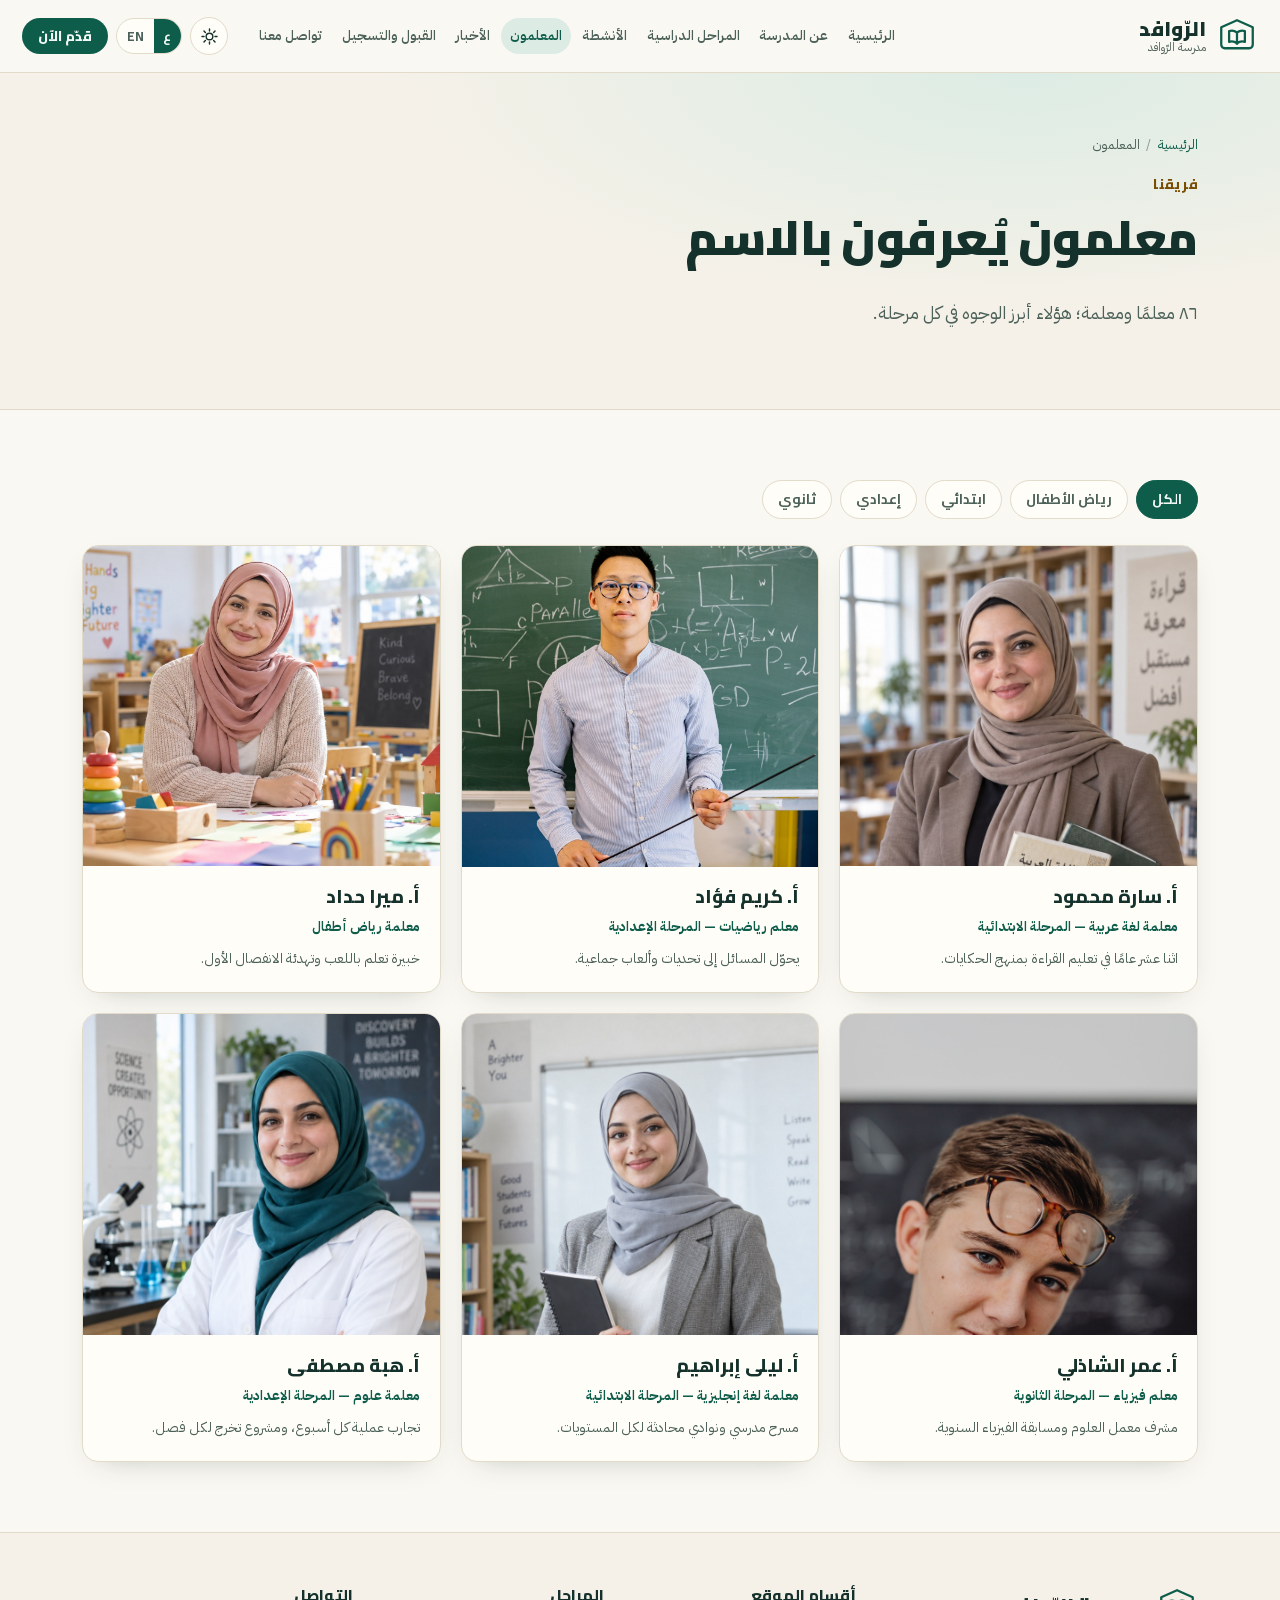
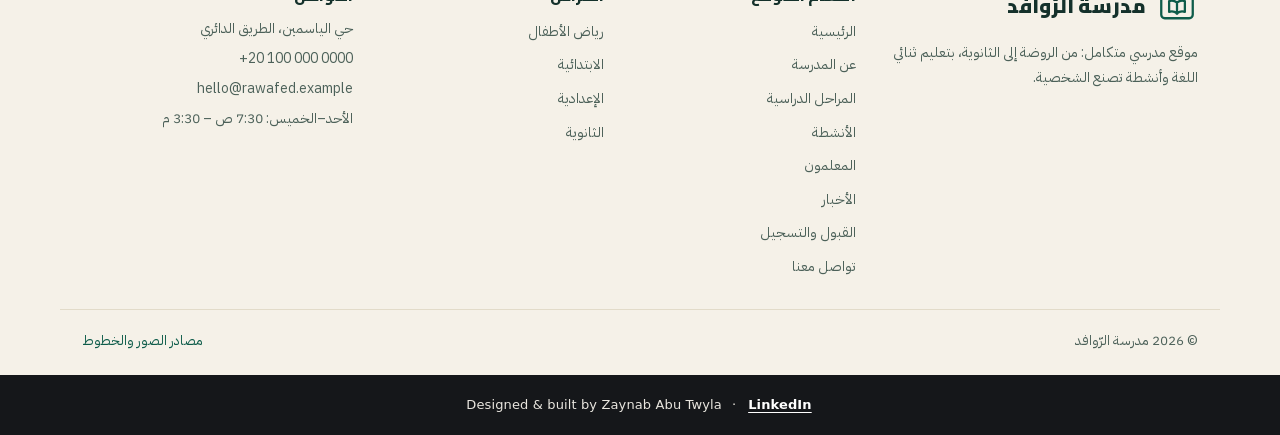
<file: teachers.html>
<!doctype html>
<html lang="ar" dir="rtl" data-theme="light">
<head>
<meta charset="utf-8">
<meta name="viewport" content="width=device-width, initial-scale=1">
<title data-i18n="pg.t.teach">المعلمون — مدرسة الرّوافد</title>
<meta name="description" content="فريق المعلمين حسب المرحلة." data-i18n-content="pg.d.teach">
<link rel="preload" href="assets/fonts/cairo-200-1000-arabic.woff2" as="font" type="font/woff2" crossorigin>
<link rel="stylesheet" href="assets/fonts/fonts.css">
<link rel="stylesheet" href="assets/css/style.css">
<link rel="icon" href="data:image/svg+xml,%3Csvg xmlns='http://www.w3.org/2000/svg' viewBox='0 0 48 48'%3E%3Crect width='48' height='48' rx='12' fill='%230e5c4a'/%3E%3Cpath d='M24 10 10 17v14h28V17Z' fill='none' stroke='%23f6f3ec' stroke-width='3'/%3E%3C/svg%3E">
<script>/* قبل الرسم: منع وميض السمة واللغة */
try{var t=localStorage.getItem('rw-theme');if(t)document.documentElement.dataset.theme=t;
else if(matchMedia('(prefers-color-scheme: dark)').matches)document.documentElement.dataset.theme='dark';
var l=localStorage.getItem('rw-lang');if(l==='en'){document.documentElement.lang='en';document.documentElement.dir='ltr';}}catch(e){}</script>
</head>
<body data-page="teachers.html">
<a class="skip-link" href="#main" data-i18n="a11y.skip">تخطَّ إلى المحتوى</a>
<header class="site-header" id="top">
  <div class="wrap header-in">
    <a class="brand" href="index.html">
      <svg viewBox="0 0 48 48" aria-hidden="true" class="logo-mark"><path d="M24 6 6 14v20c0 2.2 1.8 4 4 4h28c2.2 0 4-1.8 4-4V14L24 6Z" fill="none" stroke="currentColor" stroke-width="2.6" stroke-linejoin="round"/><path d="M24 20v14M24 20c-2.6-2-6-2.6-9-1.6v12.4c3-1 6.4-.4 9 1.6Zm0 0c2.6-2 6-2.6 9-1.6v12.4c-3-1-6.4-.4-9 1.6Z" fill="none" stroke="currentColor" stroke-width="2.6" stroke-linejoin="round"/></svg>
      <span class="brand-tx"><strong data-i18n="brand.name">الرّوافد</strong><small data-i18n="brand.sub">مدرسة الرّوافد</small></span>
    </a>
    <nav class="main-nav" id="nav" aria-label="Main">
        <a href="index.html" data-i18n="nav.home">الرئيسية</a>
        <a href="about.html" data-i18n="nav.about">عن المدرسة</a>
        <a href="academics.html" data-i18n="nav.academics">المراحل الدراسية</a>
        <a href="activities.html" data-i18n="nav.activities">الأنشطة</a>
        <a href="teachers.html" data-i18n="nav.teachers" aria-current="page" class="is-active">المعلمون</a>
        <a href="news.html" data-i18n="nav.news">الأخبار</a>
        <a href="admissions.html" data-i18n="nav.admissions">القبول والتسجيل</a>
        <a href="contact.html" data-i18n="nav.contact">تواصل معنا</a>
    </nav>
    <div class="header-actions">
      <button class="icon-btn" id="theme-toggle" type="button" data-i18n-aria="a11y.theme" aria-label="تبديل الوضع الليلي والنهاري"><svg viewBox="0 0 24 24" aria-hidden="true"><circle cx="12" cy="12" r="4.2" fill="none" stroke="currentColor" stroke-width="1.8"/><path d="M12 2.5v2.6M12 18.9v2.6M2.5 12h2.6M18.9 12h2.6M5 5l1.8 1.8M17.2 17.2 19 19M19 5l-1.8 1.8M6.8 17.2 5 19" stroke="currentColor" stroke-width="1.8" stroke-linecap="round"/></svg><svg viewBox="0 0 24 24" aria-hidden="true"><path d="M20.4 14.2A8.6 8.6 0 0 1 9.8 3.6a8.6 8.6 0 1 0 10.6 10.6Z" fill="none" stroke="currentColor" stroke-width="1.8" stroke-linejoin="round"/></svg></button>
      <button class="lang-toggle" id="lang-toggle" type="button" data-i18n-aria="a11y.lang" aria-label="Switch to English"><span class="lang-opt" data-lang="ar">ع</span><span class="lang-opt" data-lang="en">EN</span></button>
      <a class="btn btn-primary btn-sm header-cta" href="admissions.html" data-i18n="cta.apply">قدّم الآن</a>
      <button class="icon-btn nav-burger" id="nav-toggle" type="button" data-i18n-aria="a11y.menu" aria-label="القائمة" aria-expanded="false"><svg viewBox="0 0 24 24" aria-hidden="true"><path d="M4 7h16M4 12h16M4 17h16" stroke="currentColor" stroke-width="1.9" stroke-linecap="round"/></svg><svg viewBox="0 0 24 24" aria-hidden="true"><path d="m6 6 12 12M18 6 6 18" stroke="currentColor" stroke-width="1.9" stroke-linecap="round"/></svg></button>
    </div>
  </div>
</header>
<main id="main">

<section class="page-hero">
  <div class="wrap">
    <nav class="crumbs" aria-label="Breadcrumb"><a href="index.html" data-i18n="nav.home">الرئيسية</a><span class="crumb-sep">/</span><span data-i18n="te.crumb">المعلمون</span></nav>
    <p class="eyebrow" data-i18n="te.kick">فريقنا</p>
    <h1 data-i18n="te.t">معلمون يُعرفون بالاسم</h1>
    <p class="lead" data-i18n="te.l">٨٦ معلمًا ومعلمة؛ هؤلاء أبرز الوجوه في كل مرحلة.</p>
  </div>
</section>
<section class="section"><div class="wrap">
  <div class="chips" id="teacher-filters">
    <button class="chip is-on" data-f="all" type="button" data-i18n="te.f.all">الكل</button>
    <button class="chip" data-f="kg" type="button" data-i18n="te.f.kg">رياض الأطفال</button>
    <button class="chip" data-f="prim" type="button" data-i18n="te.f.prim">ابتدائي</button>
    <button class="chip" data-f="mid" type="button" data-i18n="te.f.mid">إعدادي</button>
    <button class="chip" data-f="sec" type="button" data-i18n="te.f.sec">ثانوي</button>
  </div>
  <div class="teacher-grid"><article class="teacher-card" data-stage="prim">
      <img src="assets/img/t-1.jpg" alt="أ. سارة محمود" loading="lazy">
      <div class="teacher-tx">
        <h3 data-i18n="t1.name">أ. سارة محمود</h3>
        <span class="teacher-role" data-i18n="t1.role">معلمة لغة عربية — المرحلة الابتدائية</span>
        <p data-i18n="t1.bio">اثنا عشر عامًا في تعليم القراءة بمنهج الحكايات.</p>
      </div>
    </article><article class="teacher-card" data-stage="mid">
      <img src="assets/img/t-3.jpg" alt="أ. كريم فؤاد" loading="lazy">
      <div class="teacher-tx">
        <h3 data-i18n="t2.name">أ. كريم فؤاد</h3>
        <span class="teacher-role" data-i18n="t2.role">معلم رياضيات — المرحلة الإعدادية</span>
        <p data-i18n="t2.bio">يحوّل المسائل إلى تحديات وألعاب جماعية.</p>
      </div>
    </article><article class="teacher-card" data-stage="kg">
      <img src="assets/img/t-2.jpg" alt="أ. ميرا حداد" loading="lazy">
      <div class="teacher-tx">
        <h3 data-i18n="t3.name">أ. ميرا حداد</h3>
        <span class="teacher-role" data-i18n="t3.role">معلمة رياض أطفال</span>
        <p data-i18n="t3.bio">خبيرة تعلم باللعب وتهدئة الانفصال الأول.</p>
      </div>
    </article><article class="teacher-card" data-stage="sec">
      <img src="assets/img/t-5.jpg" alt="أ. عمر الشاذلي" loading="lazy">
      <div class="teacher-tx">
        <h3 data-i18n="t4.name">أ. عمر الشاذلي</h3>
        <span class="teacher-role" data-i18n="t4.role">معلم فيزياء — المرحلة الثانوية</span>
        <p data-i18n="t4.bio">مشرف معمل العلوم ومسابقة الفيزياء السنوية.</p>
      </div>
    </article><article class="teacher-card" data-stage="prim">
      <img src="assets/img/t-6.jpg" alt="أ. ليلى إبراهيم" loading="lazy">
      <div class="teacher-tx">
        <h3 data-i18n="t5.name">أ. ليلى إبراهيم</h3>
        <span class="teacher-role" data-i18n="t5.role">معلمة لغة إنجليزية — المرحلة الابتدائية</span>
        <p data-i18n="t5.bio">مسرح مدرسي ونوادي محادثة لكل المستويات.</p>
      </div>
    </article><article class="teacher-card" data-stage="mid">
      <img src="assets/img/t-7.jpg" alt="أ. هبة مصطفى" loading="lazy">
      <div class="teacher-tx">
        <h3 data-i18n="t6.name">أ. هبة مصطفى</h3>
        <span class="teacher-role" data-i18n="t6.role">معلمة علوم — المرحلة الإعدادية</span>
        <p data-i18n="t6.bio">تجارب عملية كل أسبوع، ومشروع تخرج لكل فصل.</p>
      </div>
    </article></div>
</div></section>

</main>
<footer class="site-footer">
  <div class="wrap footer-grid">
    <div class="f-brand">
      <a class="brand" href="index.html"><svg viewBox="0 0 48 48" aria-hidden="true" class="logo-mark"><path d="M24 6 6 14v20c0 2.2 1.8 4 4 4h28c2.2 0 4-1.8 4-4V14L24 6Z" fill="none" stroke="currentColor" stroke-width="2.6" stroke-linejoin="round"/><path d="M24 20v14M24 20c-2.6-2-6-2.6-9-1.6v12.4c3-1 6.4-.4 9 1.6Zm0 0c2.6-2 6-2.6 9-1.6v12.4c-3-1-6.4-.4-9 1.6Z" fill="none" stroke="currentColor" stroke-width="2.6" stroke-linejoin="round"/></svg><span class="brand-tx"><strong data-i18n="f.about.t">مدرسة الرّوافد</strong></span></a>
      <p data-i18n="f.about.p">موقع مدرسي متكامل: من الروضة إلى الثانوية، بتعليم ثنائي اللغة وأنشطة تصنع الشخصية.</p>
    </div>
    <nav class="f-col" aria-label="Footer"><h3 data-i18n="f.links">أقسام الموقع</h3><ul><li><a href="index.html" data-i18n="nav.home">الرئيسية</a></li><li><a href="about.html" data-i18n="nav.about">عن المدرسة</a></li><li><a href="academics.html" data-i18n="nav.academics">المراحل الدراسية</a></li><li><a href="activities.html" data-i18n="nav.activities">الأنشطة</a></li><li><a href="teachers.html" data-i18n="nav.teachers">المعلمون</a></li><li><a href="news.html" data-i18n="nav.news">الأخبار</a></li><li><a href="admissions.html" data-i18n="nav.admissions">القبول والتسجيل</a></li><li><a href="contact.html" data-i18n="nav.contact">تواصل معنا</a></li></ul></nav>
    <div class="f-col"><h3 data-i18n="f.stages">المراحل</h3><ul><li><a href="academics.html#kg" data-i18n="f.st.kg">رياض الأطفال</a></li><li><a href="academics.html#primary" data-i18n="f.st.prim">الابتدائية</a></li><li><a href="academics.html#middle" data-i18n="f.st.mid">الإعدادية</a></li><li><a href="academics.html#secondary" data-i18n="f.st.sec">الثانوية</a></li></ul></div>
    <div class="f-col">
      <h3 data-i18n="f.contact">التواصل</h3>
      <ul class="f-contact">
        <li data-i18n="f.addr">حي الياسمين، الطريق الدائري</li>
        <li><a href="tel:+201000000000" dir="ltr">+20 100 000 0000</a></li>
        <li><a href="mailto:hello@rawafed.example">hello@rawafed.example</a></li>
        <li data-i18n="f.hours">الأحد–الخميس: 7:30 ص – 3:30 م</li>
      </ul>
    </div>
  </div>
  <div class="wrap footer-base">
    <div class="f-base-row">
      <span data-i18n="f.rights">© 2026 مدرسة الرّوافد</span>
      <a href="CREDITS.html" data-i18n="f.credits">مصادر الصور والخطوط</a>
    </div>
  </div>
</footer>
<button class="to-top" id="to-top" type="button" aria-label="↑">↑</button>
<script src="assets/js/i18n.js"></script>
<script src="assets/js/main.js"></script>
<!--zy-credit--><style>.zy-credit{box-sizing:border-box;width:100%;background:#15171a;color:#e9e6df;font:500 13px/1.5 system-ui,-apple-system,"Segoe UI",Roboto,Arial,sans-serif;text-align:center;padding:14px 16px;direction:ltr;unicode-bidi:isolate;letter-spacing:.01em}.zy-credit p{margin:0;display:flex;flex-wrap:wrap;gap:4px 10px;justify-content:center;align-items:center}footer.zy-credit p a{all:unset;cursor:pointer;display:inline;box-sizing:border-box;color:#fff;font-weight:700;font-size:inherit;line-height:inherit;text-decoration:underline;text-underline-offset:3px;padding:6px 2px;background:none;border:0;border-radius:0;box-shadow:none;width:auto;height:auto}footer.zy-credit p a:hover{text-decoration-thickness:2px}footer.zy-credit p a:focus-visible{outline:2px solid #fff;outline-offset:2px;border-radius:3px}@media(max-width:480px){.zy-credit{font-size:12.5px;padding:12px 14px}}</style><footer class="zy-credit" dir="ltr" lang="en"><p><span>Designed &amp; built by Zaynab Abu Twyla</span><span aria-hidden="true">&middot;</span><a href="https://www.linkedin.com/in/zaynab-aboutwylah-b71a79314" target="_blank" rel="noopener noreferrer">LinkedIn</a></p></footer><!--/zy-credit--></body>
</html>
</file>
<file: assets/fonts/fonts.css>
@font-face {
  font-family: 'Cairo';
  font-style: normal;
  font-weight: 200 1000;
  font-display: swap;
  src: url(cairo-200-1000-arabic.woff2) format('woff2');
  unicode-range: U+0600-06FF, U+0750-077F, U+0870-0891, U+0897-08E1, U+08E3-08FF, U+200C-200E, U+2010-2011, U+204F, U+2E41, U+FB50-FDFF, U+FE70-FE74, U+FE76-FEFC, U+102E0-102FB, U+10E60-10E7E, U+10EC2-10EC7, U+10EC9-10EEE, U+10EF0-10EFF, U+1EE00-1EE03, U+1EE05-1EE1F, U+1EE21-1EE22, U+1EE24, U+1EE27, U+1EE29-1EE32, U+1EE34-1EE37, U+1EE39, U+1EE3B, U+1EE42, U+1EE47, U+1EE49, U+1EE4B, U+1EE4D-1EE4F, U+1EE51-1EE52, U+1EE54, U+1EE57, U+1EE59, U+1EE5B, U+1EE5D, U+1EE5F, U+1EE61-1EE62, U+1EE64, U+1EE67-1EE6A, U+1EE6C-1EE72, U+1EE74-1EE77, U+1EE79-1EE7C, U+1EE7E, U+1EE80-1EE89, U+1EE8B-1EE9B, U+1EEA1-1EEA3, U+1EEA5-1EEA9, U+1EEAB-1EEBB, U+1EEF0-1EEF1;
}
@font-face {
  font-family: 'Cairo';
  font-style: normal;
  font-weight: 200 1000;
  font-display: swap;
  src: url(cairo-200-1000-latin-ext.woff2) format('woff2');
  unicode-range: U+0100-02BA, U+02BD-02C5, U+02C7-02CC, U+02CE-02D7, U+02DD-02FF, U+0304, U+0308, U+0329, U+1D00-1DBF, U+1E00-1E9F, U+1EF2-1EFF, U+2020, U+20A0-20AB, U+20AD-20C4, U+2113, U+2C60-2C7F, U+A720-A7FF;
}
@font-face {
  font-family: 'Cairo';
  font-style: normal;
  font-weight: 200 1000;
  font-display: swap;
  src: url(cairo-200-1000-latin.woff2) format('woff2');
  unicode-range: U+0000-00FF, U+0131, U+0152-0153, U+02BB-02BC, U+02C6, U+02DA, U+02DC, U+0304, U+0308, U+0329, U+2000-206F, U+20AC, U+2122, U+2191, U+2193, U+2212, U+2215, U+FEFF, U+FFFD;
}
@font-face {
  font-family: 'IBM Plex Sans Arabic';
  font-style: normal;
  font-weight: 400;
  font-display: swap;
  src: url(plex-400-arabic.woff2) format('woff2');
  unicode-range: U+0600-06FF, U+0750-077F, U+0870-0891, U+0897-08E1, U+08E3-08FF, U+200C-200E, U+2010-2011, U+204F, U+2E41, U+FB50-FDFF, U+FE70-FE74, U+FE76-FEFC, U+102E0-102FB, U+10E60-10E7E, U+10EC2-10EC7, U+10EC9-10EEE, U+10EF0-10EFF, U+1EE00-1EE03, U+1EE05-1EE1F, U+1EE21-1EE22, U+1EE24, U+1EE27, U+1EE29-1EE32, U+1EE34-1EE37, U+1EE39, U+1EE3B, U+1EE42, U+1EE47, U+1EE49, U+1EE4B, U+1EE4D-1EE4F, U+1EE51-1EE52, U+1EE54, U+1EE57, U+1EE59, U+1EE5B, U+1EE5D, U+1EE5F, U+1EE61-1EE62, U+1EE64, U+1EE67-1EE6A, U+1EE6C-1EE72, U+1EE74-1EE77, U+1EE79-1EE7C, U+1EE7E, U+1EE80-1EE89, U+1EE8B-1EE9B, U+1EEA1-1EEA3, U+1EEA5-1EEA9, U+1EEAB-1EEBB, U+1EEF0-1EEF1;
}
@font-face {
  font-family: 'IBM Plex Sans Arabic';
  font-style: normal;
  font-weight: 400;
  font-display: swap;
  src: url(plex-400-cyrillic-ext.woff2) format('woff2');
  unicode-range: U+0460-052F, U+1C80-1C8A, U+20B4, U+2DE0-2DFF, U+A640-A69F, U+FE2E-FE2F;
}
@font-face {
  font-family: 'IBM Plex Sans Arabic';
  font-style: normal;
  font-weight: 400;
  font-display: swap;
  src: url(plex-400-latin-ext.woff2) format('woff2');
  unicode-range: U+0100-02BA, U+02BD-02C5, U+02C7-02CC, U+02CE-02D7, U+02DD-02FF, U+0304, U+0308, U+0329, U+1D00-1DBF, U+1E00-1E9F, U+1EF2-1EFF, U+2020, U+20A0-20AB, U+20AD-20C4, U+2113, U+2C60-2C7F, U+A720-A7FF;
}
@font-face {
  font-family: 'IBM Plex Sans Arabic';
  font-style: normal;
  font-weight: 400;
  font-display: swap;
  src: url(plex-400-latin.woff2) format('woff2');
  unicode-range: U+0000-00FF, U+0131, U+0152-0153, U+02BB-02BC, U+02C6, U+02DA, U+02DC, U+0304, U+0308, U+0329, U+2000-206F, U+20AC, U+2122, U+2191, U+2193, U+2212, U+2215, U+FEFF, U+FFFD;
}
@font-face {
  font-family: 'IBM Plex Sans Arabic';
  font-style: normal;
  font-weight: 500;
  font-display: swap;
  src: url(plex-500-arabic.woff2) format('woff2');
  unicode-range: U+0600-06FF, U+0750-077F, U+0870-0891, U+0897-08E1, U+08E3-08FF, U+200C-200E, U+2010-2011, U+204F, U+2E41, U+FB50-FDFF, U+FE70-FE74, U+FE76-FEFC, U+102E0-102FB, U+10E60-10E7E, U+10EC2-10EC7, U+10EC9-10EEE, U+10EF0-10EFF, U+1EE00-1EE03, U+1EE05-1EE1F, U+1EE21-1EE22, U+1EE24, U+1EE27, U+1EE29-1EE32, U+1EE34-1EE37, U+1EE39, U+1EE3B, U+1EE42, U+1EE47, U+1EE49, U+1EE4B, U+1EE4D-1EE4F, U+1EE51-1EE52, U+1EE54, U+1EE57, U+1EE59, U+1EE5B, U+1EE5D, U+1EE5F, U+1EE61-1EE62, U+1EE64, U+1EE67-1EE6A, U+1EE6C-1EE72, U+1EE74-1EE77, U+1EE79-1EE7C, U+1EE7E, U+1EE80-1EE89, U+1EE8B-1EE9B, U+1EEA1-1EEA3, U+1EEA5-1EEA9, U+1EEAB-1EEBB, U+1EEF0-1EEF1;
}
@font-face {
  font-family: 'IBM Plex Sans Arabic';
  font-style: normal;
  font-weight: 500;
  font-display: swap;
  src: url(plex-500-cyrillic-ext.woff2) format('woff2');
  unicode-range: U+0460-052F, U+1C80-1C8A, U+20B4, U+2DE0-2DFF, U+A640-A69F, U+FE2E-FE2F;
}
@font-face {
  font-family: 'IBM Plex Sans Arabic';
  font-style: normal;
  font-weight: 500;
  font-display: swap;
  src: url(plex-500-latin-ext.woff2) format('woff2');
  unicode-range: U+0100-02BA, U+02BD-02C5, U+02C7-02CC, U+02CE-02D7, U+02DD-02FF, U+0304, U+0308, U+0329, U+1D00-1DBF, U+1E00-1E9F, U+1EF2-1EFF, U+2020, U+20A0-20AB, U+20AD-20C4, U+2113, U+2C60-2C7F, U+A720-A7FF;
}
@font-face {
  font-family: 'IBM Plex Sans Arabic';
  font-style: normal;
  font-weight: 500;
  font-display: swap;
  src: url(plex-500-latin.woff2) format('woff2');
  unicode-range: U+0000-00FF, U+0131, U+0152-0153, U+02BB-02BC, U+02C6, U+02DA, U+02DC, U+0304, U+0308, U+0329, U+2000-206F, U+20AC, U+2122, U+2191, U+2193, U+2212, U+2215, U+FEFF, U+FFFD;
}
@font-face {
  font-family: 'IBM Plex Sans Arabic';
  font-style: normal;
  font-weight: 600;
  font-display: swap;
  src: url(plex-600-arabic.woff2) format('woff2');
  unicode-range: U+0600-06FF, U+0750-077F, U+0870-0891, U+0897-08E1, U+08E3-08FF, U+200C-200E, U+2010-2011, U+204F, U+2E41, U+FB50-FDFF, U+FE70-FE74, U+FE76-FEFC, U+102E0-102FB, U+10E60-10E7E, U+10EC2-10EC7, U+10EC9-10EEE, U+10EF0-10EFF, U+1EE00-1EE03, U+1EE05-1EE1F, U+1EE21-1EE22, U+1EE24, U+1EE27, U+1EE29-1EE32, U+1EE34-1EE37, U+1EE39, U+1EE3B, U+1EE42, U+1EE47, U+1EE49, U+1EE4B, U+1EE4D-1EE4F, U+1EE51-1EE52, U+1EE54, U+1EE57, U+1EE59, U+1EE5B, U+1EE5D, U+1EE5F, U+1EE61-1EE62, U+1EE64, U+1EE67-1EE6A, U+1EE6C-1EE72, U+1EE74-1EE77, U+1EE79-1EE7C, U+1EE7E, U+1EE80-1EE89, U+1EE8B-1EE9B, U+1EEA1-1EEA3, U+1EEA5-1EEA9, U+1EEAB-1EEBB, U+1EEF0-1EEF1;
}
@font-face {
  font-family: 'IBM Plex Sans Arabic';
  font-style: normal;
  font-weight: 600;
  font-display: swap;
  src: url(plex-600-cyrillic-ext.woff2) format('woff2');
  unicode-range: U+0460-052F, U+1C80-1C8A, U+20B4, U+2DE0-2DFF, U+A640-A69F, U+FE2E-FE2F;
}
@font-face {
  font-family: 'IBM Plex Sans Arabic';
  font-style: normal;
  font-weight: 600;
  font-display: swap;
  src: url(plex-600-latin-ext.woff2) format('woff2');
  unicode-range: U+0100-02BA, U+02BD-02C5, U+02C7-02CC, U+02CE-02D7, U+02DD-02FF, U+0304, U+0308, U+0329, U+1D00-1DBF, U+1E00-1E9F, U+1EF2-1EFF, U+2020, U+20A0-20AB, U+20AD-20C4, U+2113, U+2C60-2C7F, U+A720-A7FF;
}
@font-face {
  font-family: 'IBM Plex Sans Arabic';
  font-style: normal;
  font-weight: 600;
  font-display: swap;
  src: url(plex-600-latin.woff2) format('woff2');
  unicode-range: U+0000-00FF, U+0131, U+0152-0153, U+02BB-02BC, U+02C6, U+02DA, U+02DC, U+0304, U+0308, U+0329, U+2000-206F, U+20AC, U+2122, U+2191, U+2193, U+2212, U+2215, U+FEFF, U+FFFD;
}
@font-face {
  font-family: 'IBM Plex Sans Arabic';
  font-style: normal;
  font-weight: 700;
  font-display: swap;
  src: url(plex-700-arabic.woff2) format('woff2');
  unicode-range: U+0600-06FF, U+0750-077F, U+0870-0891, U+0897-08E1, U+08E3-08FF, U+200C-200E, U+2010-2011, U+204F, U+2E41, U+FB50-FDFF, U+FE70-FE74, U+FE76-FEFC, U+102E0-102FB, U+10E60-10E7E, U+10EC2-10EC7, U+10EC9-10EEE, U+10EF0-10EFF, U+1EE00-1EE03, U+1EE05-1EE1F, U+1EE21-1EE22, U+1EE24, U+1EE27, U+1EE29-1EE32, U+1EE34-1EE37, U+1EE39, U+1EE3B, U+1EE42, U+1EE47, U+1EE49, U+1EE4B, U+1EE4D-1EE4F, U+1EE51-1EE52, U+1EE54, U+1EE57, U+1EE59, U+1EE5B, U+1EE5D, U+1EE5F, U+1EE61-1EE62, U+1EE64, U+1EE67-1EE6A, U+1EE6C-1EE72, U+1EE74-1EE77, U+1EE79-1EE7C, U+1EE7E, U+1EE80-1EE89, U+1EE8B-1EE9B, U+1EEA1-1EEA3, U+1EEA5-1EEA9, U+1EEAB-1EEBB, U+1EEF0-1EEF1;
}
@font-face {
  font-family: 'IBM Plex Sans Arabic';
  font-style: normal;
  font-weight: 700;
  font-display: swap;
  src: url(plex-700-cyrillic-ext.woff2) format('woff2');
  unicode-range: U+0460-052F, U+1C80-1C8A, U+20B4, U+2DE0-2DFF, U+A640-A69F, U+FE2E-FE2F;
}
@font-face {
  font-family: 'IBM Plex Sans Arabic';
  font-style: normal;
  font-weight: 700;
  font-display: swap;
  src: url(plex-700-latin-ext.woff2) format('woff2');
  unicode-range: U+0100-02BA, U+02BD-02C5, U+02C7-02CC, U+02CE-02D7, U+02DD-02FF, U+0304, U+0308, U+0329, U+1D00-1DBF, U+1E00-1E9F, U+1EF2-1EFF, U+2020, U+20A0-20AB, U+20AD-20C4, U+2113, U+2C60-2C7F, U+A720-A7FF;
}
@font-face {
  font-family: 'IBM Plex Sans Arabic';
  font-style: normal;
  font-weight: 700;
  font-display: swap;
  src: url(plex-700-latin.woff2) format('woff2');
  unicode-range: U+0000-00FF, U+0131, U+0152-0153, U+02BB-02BC, U+02C6, U+02DA, U+02DC, U+0304, U+0308, U+0329, U+2000-206F, U+20AC, U+2122, U+2191, U+2193, U+2212, U+2215, U+FEFF, U+FFFD;
}
</file>
<file: assets/css/style.css>
/* ===== Rawafed School — design tokens ===== */
:root{
  --paper:#f5f1e8; --bg:#faf8f2; --surface:#fffdf8; --ink:#14312b; --ink2:#4c6159;
  --line:#e2dbc9; --pine:#0e5c4a; --pine-deep:#0a4237; --pine-ink:#f2f8f5;
  --amber:#dd9427; --amber-ink:#7a4d05; --amber-soft:#f6e7c6; --sky:#dcece4;
  --radius:16px; --shadow:0 10px 30px -18px rgb(20 49 43 / .35);
  --ff-h:"Cairo",system-ui,sans-serif; --ff-b:"IBM Plex Sans Arabic","Cairo",system-ui,sans-serif;
}
[data-theme="dark"]{
  --paper:#0d1714; --bg:#111d19; --surface:#182720; --ink:#ecf3ee; --ink2:#9db4a9;
  --line:#26382f; --pine:#54b192; --pine-deep:#2f8a6d; --pine-ink:#0c1a15;
  --amber:#e5ae4f; --amber-ink:#f3d9a6; --amber-soft:#2c2413; --sky:#1b2c25;
  --shadow:0 12px 34px -18px rgb(0 0 0 / .7);
}
*{box-sizing:border-box}
html{scroll-behavior:smooth}
body{margin:0;background:var(--bg);color:var(--ink);font-family:var(--ff-b);font-size:1rem;line-height:1.75;
  overflow-x:hidden;overflow-x:clip;
  transition:background-color .3s,color .3s}
img{max-width:100%;display:block}
a{color:var(--pine);text-decoration:none}
h1,h2,h3{font-family:var(--ff-h);line-height:1.35;margin:0 0 .6em;font-weight:800}
h1{font-size:clamp(2.1rem,5vw,3.4rem);font-weight:900;letter-spacing:-.01em}
.h2{font-size:clamp(1.5rem,3vw,2.1rem)}
.h3{font-size:1.15rem}
p{margin:0 0 1em}
.wrap{max-width:1160px;margin-inline:auto;padding-inline:22px}
.lead{font-size:1.13rem;color:var(--ink2)}
.muted-note{font-size:.85rem;color:var(--ink2);border-inline-start:3px solid var(--amber);padding-inline-start:.7em;margin-top:1.4em}
.skip-link{position:absolute;inset-inline-start:12px;top:-60px;background:var(--pine);color:#fff;padding:.5em 1em;border-radius:8px;z-index:99}
.skip-link:focus{top:12px}
.arch{border-radius:220px 220px 18px 18px}
[dir="ltr"] .arrow{display:inline-block;transform:scaleX(-1)}

/* ===== demo ribbon ===== */
.demo-ribbon{background:var(--amber);color:#241a02;text-align:center;font-size:.8rem;font-weight:600;padding:.35em 1em}
[data-theme="dark"] .demo-ribbon{color:#1d1502}

/* ===== header ===== */
.site-header{position:sticky;top:0;z-index:50;background:var(--bg);border-bottom:1px solid var(--line);
  transition:transform .25s ease}
.site-header.is-hidden{transform:translateY(-100%)}
.site-header:has(:focus-visible),body.nav-open .site-header{transform:none}
.header-in.wrap{max-width:1440px}
.header-cta{white-space:nowrap;flex:none;line-height:1.5}
.header-in{display:flex;align-items:center;gap:14px;padding-block:.65rem;min-height:72px}
.brand{display:flex;align-items:center;gap:10px;color:var(--ink);flex:none;white-space:nowrap}
.logo-mark{width:42px;height:42px;color:var(--pine);flex:none}
.brand-tx{display:flex;flex-direction:column;line-height:1.2}
.brand-tx strong{font-family:var(--ff-h);font-size:1.25rem;font-weight:900}
.brand-tx small{color:var(--ink2);font-size:.72rem}
.main-nav{display:flex;align-items:center;gap:2px;margin-inline-start:auto;flex-wrap:nowrap;min-width:0}
.main-nav a{color:var(--ink2);font-size:.86rem;font-weight:600;padding:.45em .65em;border-radius:999px;white-space:nowrap}
.main-nav a:hover{color:var(--ink);background:var(--sky)}
.main-nav a.is-active{color:var(--pine);background:var(--sky)}
.header-actions{display:flex;flex:none;align-items:center;gap:8px;margin-inline-start:8px;position:relative;z-index:60}
.brand{position:relative;z-index:60}
.icon-btn{width:38px;height:38px;border:1.5px solid var(--line);background:var(--surface);color:var(--ink);
  border-radius:50%;display:grid;place-items:center;cursor:pointer}
.icon-btn svg{width:19px;height:19px}
#theme-toggle svg:last-child{display:none}
[data-theme="dark"] #theme-toggle svg:first-child{display:none}
[data-theme="dark"] #theme-toggle svg:last-child{display:block}
.lang-toggle{display:flex;border:1.5px solid var(--line);background:var(--surface);border-radius:999px;overflow:hidden;cursor:pointer;padding:0}
.lang-opt{padding:.4em .75em;font-size:.82rem;font-weight:700;color:var(--ink2);font-family:var(--ff-h)}
[lang="ar"] .lang-opt[data-lang="ar"],[lang="en"] .lang-opt[data-lang="en"]{background:var(--pine);color:var(--pine-ink)}
.nav-burger{display:none}
.nav-burger svg:last-child{display:none}
body.nav-open .nav-burger svg:first-child{display:none}
body.nav-open .nav-burger svg:last-child{display:block}

/* ===== buttons ===== */
.btn{display:inline-flex;align-items:center;justify-content:center;gap:.5em;font-family:var(--ff-h);font-weight:800;
  font-size:.95rem;padding:.75em 1.6em;border-radius:999px;border:1.5px solid transparent;cursor:pointer;transition:.2s}
.btn-sm{padding:.5em 1.1em;font-size:.85rem}
.btn-primary{background:var(--pine);color:var(--pine-ink)}
.btn-primary:hover{background:var(--pine-deep)}
[data-theme="dark"] .btn-primary{color:#08201a}
.btn-ghost{border-color:var(--pine);color:var(--pine);background:transparent}
.btn-ghost:hover{background:var(--sky)}
.btn-light{background:#fff;color:var(--pine-deep)}
.btn-outline-light{border-color:#ffffffaa;color:#fff}
.text-link{font-weight:700;color:var(--pine)}
.text-link .arrow{display:inline-block;transition:transform .2s}
.text-link:hover .arrow{transform:translateX(-4px)}
[dir="ltr"] .text-link .arrow{transform:scaleX(-1)}
[dir="ltr"] .text-link:hover .arrow{transform:scaleX(-1) translateX(-4px)}

/* ===== hero (home) ===== */
.hero-home{padding:clamp(2.5rem,6vw,5rem) 0 clamp(2rem,4vw,3.5rem);background:
  radial-gradient(60% 90% at 85% 10%, var(--sky), transparent 70%), var(--bg)}
.hero-grid{display:grid;grid-template-columns:1.05fr .95fr;gap:clamp(1.5rem,4vw,4rem);align-items:center}
.hero-ctas{display:flex;gap:12px;flex-wrap:wrap;margin-top:1.4rem}
.hero-media{position:relative}
.hero-photo{width:100%;aspect-ratio:4/4.6;object-fit:cover;box-shadow:var(--shadow)}
.sticker{position:absolute;top:6%;inset-inline-end:-14px;background:var(--amber);color:#241a02;font-family:var(--ff-h);
  font-weight:800;font-size:.85rem;line-height:1.4;text-align:center;padding:1em .6em;border-radius:50%;
  width:104px;height:104px;display:grid;place-items:center;transform:rotate(-8deg);box-shadow:var(--shadow)}
.float-card{position:absolute;bottom:8%;inset-inline-start:-10px;background:var(--surface);border:1px solid var(--line);
  border-radius:var(--radius);padding:.9em 1.2em;max-width:230px;box-shadow:var(--shadow)}
.float-card-t{font-size:.75rem;color:var(--ink2);font-weight:600}
.float-card strong{font-family:var(--ff-h);font-size:1.5rem;display:block;color:var(--pine)}
.float-card p{font-size:.8rem;color:var(--ink2);margin:0}

/* ===== ticker ===== */
.ticker{background:var(--pine);color:var(--pine-ink);overflow:hidden;padding:.55em 0;border-block:1px solid var(--pine-deep)}
[data-theme="dark"] .ticker{color:#08201a}
.ticker-track{display:flex;gap:3em;white-space:nowrap;font-family:var(--ff-h);font-weight:700;font-size:.95rem;
  animation:tick 30s linear infinite;width:max-content}
.ticker-track span{padding-inline-end:3em}
@keyframes tick{to{transform:translateX(-50%)}}
[dir="rtl"] .ticker-track{animation-name:tick-r}
@keyframes tick-r{to{transform:translateX(50%)}}
@media (prefers-reduced-motion:reduce){.ticker-track{animation:none}}

/* ===== stats ===== */
.stats{padding:clamp(2rem,4vw,3.5rem) 0 .5rem;background:var(--bg)}
.stats-grid{display:grid;grid-template-columns:repeat(4,1fr);gap:16px}
.stat{text-align:center;padding:1.4rem 1rem;background:var(--surface);border:1px solid var(--line);border-radius:var(--radius)}
.stat strong{display:block;font-family:var(--ff-h);font-size:clamp(1.7rem,3.4vw,2.5rem);font-weight:900;color:var(--pine)}
.stat span{color:var(--ink2);font-size:.9rem}
.stats-cap{text-align:center;color:var(--ink2);font-size:.78rem;margin-top:1rem}

/* ===== sections & shared patterns ===== */
.section{padding:clamp(2.6rem,5.5vw,4.5rem) 0}
.section-alt{background:var(--paper)}
.section-head{max-width:640px;margin-bottom:2rem}
.eyebrow{display:flex;align-items:center;gap:.6em;color:var(--amber-ink);font-family:var(--ff-h);font-weight:800;
  font-size:.85rem;letter-spacing:.02em;margin-bottom:.5rem}
[data-theme="dark"] .eyebrow{color:var(--amber)}
.eyebrow-num{background:var(--amber-soft);border:1px solid var(--amber);color:var(--amber-ink);border-radius:8px;
  padding:.1em .55em;font-size:.8rem}
[data-theme="dark"] .eyebrow-num{color:var(--amber)}
.split{display:grid;grid-template-columns:1fr 1fr;gap:clamp(1.5rem,4vw,3.5rem);align-items:center}
.split-photo img{width:100%;aspect-ratio:4/3;object-fit:cover;border-radius:var(--radius);box-shadow:var(--shadow)}
.split-photo.portrait img{aspect-ratio:3/3.6}
.split-photo.arch img{border-radius:220px 220px 18px 18px}
.stage-sec{padding:clamp(2rem,4vw,3.5rem) 0}
.stage-sec:nth-of-type(even){background:var(--paper)}
.stage-sec.flip .split-tx{order:-1}
.check-list{list-style:none;padding:0;margin:0 0 1.2rem}
.check-list li{padding-inline-start:1.7em;position:relative;margin-bottom:.5em;font-weight:600}
.check-list li::before{content:"✓";position:absolute;inset-inline-start:0;color:var(--pine);font-weight:900}

/* ===== stage cards (home) ===== */
.stage-grid{display:grid;grid-template-columns:repeat(4,1fr);gap:18px}
.stage-card{background:var(--surface);border:1px solid var(--line);border-radius:var(--radius);overflow:hidden;
  display:flex;flex-direction:column;box-shadow:var(--shadow)}
.stage-photo{display:block}
.stage-photo img{width:100%;aspect-ratio:3/3.4;object-fit:cover;transition:transform .4s}
.stage-card:hover .stage-photo img{transform:scale(1.04)}
.stage-tx{padding:1.1rem 1.2rem 1.3rem}
.stage-tx h3{font-size:1.12rem}
.stage-tx p{font-size:.9rem;color:var(--ink2)}
.stage-years{display:inline-block;font-size:.75rem;font-weight:700;color:var(--pine);background:var(--sky);
  border-radius:999px;padding:.2em .8em;margin-bottom:.6rem}

/* ===== activities ===== */
.act-grid{display:grid;grid-template-columns:repeat(3,1fr);gap:18px}
.act-card{position:relative;border-radius:var(--radius);overflow:hidden;display:block;box-shadow:var(--shadow)}
.act-card img{width:100%;aspect-ratio:4/3.4;object-fit:cover;transition:transform .4s}
.act-card:hover img{transform:scale(1.05)}
.act-tx{position:absolute;inset-inline:0;bottom:0;padding:2.4rem 1.1rem .9rem;color:#fff;
  background:linear-gradient(transparent,rgb(10 25 20 / .85))}
.act-tx h3{margin:0;font-size:1.05rem}
.act-tx span{font-size:.78rem;opacity:.85}
.act-full-grid{display:grid;grid-template-columns:1fr 1fr;gap:22px}
.act-full{display:grid;grid-template-columns:180px 1fr;background:var(--surface);border:1px solid var(--line);
  border-radius:var(--radius);overflow:hidden;box-shadow:var(--shadow)}
.act-full img{width:100%;height:100%;object-fit:cover;border-radius:0}
.act-full-tx{padding:1.1rem 1.2rem}
.act-full-tx .news-meta{display:flex;align-items:center;gap:.7em;flex-wrap:wrap}
.act-full-tx h3{margin:0;font-size:1.1rem}
.act-full-tx p{font-size:.88rem;color:var(--ink2);margin:.5em 0}
.sup{font-size:.82rem !important}
.more-row{text-align:center;margin-top:1.8rem}

/* ===== teachers ===== */
.teach-strip{display:grid;grid-template-columns:repeat(4,1fr);gap:18px}
.teach-mini{background:var(--surface);border:1px solid var(--line);border-radius:var(--radius);padding:1rem;
  text-align:center;box-shadow:var(--shadow);color:var(--ink)}
.teach-mini img{width:110px;height:110px;border-radius:50%;object-fit:cover;margin:0 auto .8rem;border:3px solid var(--sky)}
.teach-mini strong{display:block;font-family:var(--ff-h)}
.teach-mini span{font-size:.78rem;color:var(--ink2)}
.chips{display:flex;gap:8px;flex-wrap:wrap;margin-bottom:1.6rem}
.chip{border:1.5px solid var(--line);background:var(--surface);color:var(--ink2);border-radius:999px;
  padding:.4em 1.1em;font-family:var(--ff-h);font-weight:700;font-size:.85rem;cursor:pointer}
.chip.is-on{background:var(--pine);border-color:var(--pine);color:var(--pine-ink)}
[data-theme="dark"] .chip.is-on{color:#08201a}
.teacher-grid{display:grid;grid-template-columns:repeat(3,1fr);gap:20px}
.teacher-card{background:var(--surface);border:1px solid var(--line);border-radius:var(--radius);overflow:hidden;box-shadow:var(--shadow)}
.teacher-card img{width:100%;aspect-ratio:4/3.6;object-fit:cover;object-position:top}
.teacher-tx{padding:1.1rem 1.2rem 1.3rem}
.teacher-tx h3{margin-bottom:.15em}
.teacher-role{color:var(--pine);font-size:.85rem;font-weight:700}
.teacher-tx p{font-size:.87rem;color:var(--ink2);margin:.5em 0 0}

/* ===== news & events ===== */
.news-grid{display:grid;grid-template-columns:repeat(3,1fr);gap:20px}
.news-card{background:var(--surface);border:1px solid var(--line);border-radius:var(--radius);overflow:hidden;
  display:flex;flex-direction:column;box-shadow:var(--shadow)}
.news-photo img{width:100%;aspect-ratio:16/9.5;object-fit:cover}
.news-tx{padding:1.1rem 1.2rem 1.3rem}
.news-meta{display:flex;align-items:center;gap:.8em;font-size:.78rem;color:var(--ink2);margin-bottom:.5rem}
.tag{background:var(--amber-soft);color:var(--amber-ink);border-radius:999px;padding:.15em .8em;font-weight:700;font-size:.75rem}
[data-theme="dark"] .tag{color:var(--amber)}
.news-tx h3{font-size:1.08rem}
.news-tx p{font-size:.88rem;color:var(--ink2);margin:0}
.news-layout{display:grid;grid-template-columns:1.7fr 1fr;gap:26px;align-items:start}
.news-col{display:grid;gap:20px}
.news-card.big{flex-direction:row}
.news-card.big .news-photo{flex:0 0 44%}
.news-card.big .news-photo img{height:100%;aspect-ratio:auto;object-fit:cover}
.events-aside{background:var(--surface);border:1px solid var(--line);border-radius:var(--radius);padding:1.4rem;box-shadow:var(--shadow)}
.event-list{list-style:none;padding:0;margin:0;display:grid;gap:14px}
.event-row{display:flex;gap:14px;align-items:center}
.event-date{background:var(--pine);color:var(--pine-ink);border-radius:12px;width:58px;height:58px;flex:none;
  display:grid;place-items:center;line-height:1.1;text-align:center}
[data-theme="dark"] .event-date{color:#08201a}
.event-date strong{font-family:var(--ff-h);font-size:1.2rem;display:block}
.event-date small{font-size:.68rem}
.event-tx{display:grid}
.event-tx small{color:var(--ink2)}

/* ===== page hero, timeline, values, tables, faq, steps ===== */
.page-hero{background:radial-gradient(70% 100% at 80% 0%, var(--sky), transparent 70%), var(--paper);
  padding:clamp(2.2rem,5vw,3.8rem) 0;border-bottom:1px solid var(--line)}
.page-hero h1{font-size:clamp(1.9rem,4.4vw,3rem)}
.crumbs{font-size:.82rem;color:var(--ink2);margin-bottom:1rem}
.crumb-sep{margin-inline:.5em;opacity:.6}
.tri-grid{display:grid;grid-template-columns:repeat(3,1fr);gap:18px;margin-top:1.4rem}
.value-card{background:var(--surface);border:1px solid var(--line);border-radius:var(--radius);padding:1.4rem;box-shadow:var(--shadow)}
.value-num{font-family:var(--ff-h);font-weight:900;color:var(--amber);font-size:.95rem}
.value-card p{font-size:.9rem;color:var(--ink2);margin:0}
.quote{font-family:var(--ff-h);font-size:clamp(1.2rem,2.4vw,1.6rem);font-weight:700;color:var(--pine);
  border-inline-start:4px solid var(--amber);padding-inline-start:1em;margin:1rem 0}
.quote-by strong{display:block}
.quote-by span{color:var(--ink2);font-size:.88rem}
.timeline{list-style:none;padding:0;margin:1.5rem 0 0;display:grid;grid-template-columns:repeat(4,1fr);gap:18px;counter-reset:tl}
.timeline li{background:var(--surface);border:1px solid var(--line);border-radius:var(--radius);padding:1.2rem}
.timeline strong{font-family:var(--ff-h);font-size:1.5rem;color:var(--pine);display:block}
.timeline p{font-size:.86rem;color:var(--ink2);margin:0}
.day-table{width:100%;border-collapse:collapse;background:var(--surface);border-radius:var(--radius);overflow:hidden;
  border:1px solid var(--line);margin-top:1.2rem}
.day-table td{padding:.75em 1.2em;border-bottom:1px solid var(--line);font-size:.93rem}
.day-table tr:last-child td{border-bottom:0}
.day-table td:first-child{font-family:var(--ff-h);font-weight:800;color:var(--pine);white-space:nowrap;width:34%}
.steps-grid{list-style:none;padding:0;display:grid;grid-template-columns:repeat(4,1fr);gap:18px;margin-top:1.4rem}
.step{background:var(--surface);border:1px solid var(--line);border-radius:var(--radius);padding:1.3rem;box-shadow:var(--shadow)}
.step-n{display:inline-grid;place-items:center;width:44px;height:44px;border-radius:50%;background:var(--amber-soft);
  border:1.5px solid var(--amber);color:var(--amber-ink);font-family:var(--ff-h);font-weight:900;font-size:1.15rem;margin-bottom:.7rem}
[data-theme="dark"] .step-n{color:var(--amber)}
.step h3{font-size:1.05rem}
.step p{font-size:.87rem;color:var(--ink2);margin:0}
.faq-wrap{max-width:760px}
.faq{background:var(--surface);border:1px solid var(--line);border-radius:12px;margin-bottom:10px;overflow:hidden}
.faq summary{padding:1em 1.3em;font-family:var(--ff-h);font-weight:700;cursor:pointer;list-style:none;position:relative}
.faq summary::after{content:"+";position:absolute;inset-inline-end:1.2em;color:var(--pine);font-size:1.2rem}
.faq[open] summary::after{content:"–"}
.faq p{padding:0 1.3em 1.1em;color:var(--ink2);font-size:.92rem;margin:0}

/* ===== forms & contact ===== */
.form-wrap{max-width:760px}
.demo-form{display:grid;grid-template-columns:1fr 1fr;gap:14px;margin-top:1.3rem}
.demo-form label{display:grid;gap:.35em;font-size:.88rem;font-weight:600}
.demo-form .full{grid-column:1/-1}
.demo-form input,.demo-form select,.demo-form textarea{font:inherit;font-size:.95rem;color:var(--ink);
  background:var(--bg);border:1.5px solid var(--line);border-radius:10px;padding:.65em .9em;width:100%}
.demo-form input:focus,.demo-form select:focus,.demo-form textarea:focus{outline:2px solid var(--pine);outline-offset:1px}
.demo-form .btn{justify-self:start}
.form-note{grid-column:1/-1;font-size:.8rem;color:var(--ink2);margin:0}
.form-ok{grid-column:1/-1;background:var(--sky);border:1px solid var(--pine);color:var(--pine);border-radius:10px;
  padding:.8em 1.1em;font-weight:700;margin:0}
.contact-grid{display:grid;grid-template-columns:1.1fr 1fr;gap:2.5rem;align-items:start}
.contact-cards{display:grid;gap:14px}
.contact-card{background:var(--surface);border:1px solid var(--line);border-radius:var(--radius);padding:1.1rem 1.3rem}
.contact-card h3{font-size:1rem;margin-bottom:.2em;color:var(--pine)}
.contact-card p{margin:0;font-size:.93rem}
.map-ph{margin-top:6px;background:repeating-linear-gradient(45deg,var(--sky) 0 14px,var(--paper) 14px 28px);
  border:1px dashed var(--pine);border-radius:var(--radius);min-height:190px;display:grid;place-items:center;
  color:var(--ink2);font-size:.9rem;text-align:center;padding:1rem}
.map-pin{width:34px;height:34px;color:var(--pine);display:block;margin-inline:auto}

/* ===== CTA banner & footer ===== */
.cta-banner{background:linear-gradient(135deg,var(--pine-deep),var(--pine));color:#fff;padding:clamp(2.2rem,5vw,3.5rem) 0}
.cta-in{display:flex;align-items:center;justify-content:space-between;gap:1.5rem;flex-wrap:wrap}
.cta-in h2{margin-bottom:.3em}
.cta-in p{margin:0;opacity:.9;max-width:520px}
.cta-actions{display:flex;gap:10px;flex-wrap:wrap}
.site-footer{background:var(--paper);border-top:1px solid var(--line);padding:clamp(2.2rem,4vw,3.2rem) 0 1.4rem;margin-top:0}
.footer-grid{display:grid;grid-template-columns:1.4fr 1fr 1fr 1.2fr;gap:26px}
.f-brand p{font-size:.88rem;color:var(--ink2);margin-top:.9rem}
.f-col h3{font-size:.98rem;margin-bottom:.7em}
.f-col ul{list-style:none;padding:0;margin:0;display:grid;gap:.35em}
.f-col a,.f-contact li{color:var(--ink2);font-size:.88rem}
.f-col a:hover{color:var(--pine)}
.footer-base{border-top:1px solid var(--line);margin-top:1.8rem;padding-top:1.2rem}
.f-note{font-size:.8rem;color:var(--ink2)}
.f-base-row{display:flex;justify-content:space-between;gap:1rem;flex-wrap:wrap;font-size:.85rem;color:var(--ink2)}
.to-top{position:fixed;bottom:18px;inset-inline-end:18px;width:44px;height:44px;border-radius:50%;border:0;
  background:var(--pine);color:var(--pine-ink);font-size:1.2rem;cursor:pointer;opacity:0;pointer-events:none;transition:.25s;z-index:40}
[data-theme="dark"] .to-top{color:#08201a}
.to-top.show{opacity:1;pointer-events:auto}

/* ===== reveal ===== */
.reveal{opacity:0;transform:translateY(18px);transition:opacity .6s,transform .6s}
.reveal.is-in{opacity:1;transform:none}

/* ===== responsive ===== */
@media (max-width:1020px){
  .stage-grid,.teach-strip{grid-template-columns:repeat(2,1fr)}
  .teacher-grid,.news-grid,.act-grid,.tri-grid{grid-template-columns:repeat(2,1fr)}
  .timeline,.steps-grid{grid-template-columns:repeat(2,1fr)}
  .news-card.big{flex-direction:column}
  .news-card.big .news-photo img{aspect-ratio:16/9.5}
  .act-full-grid{grid-template-columns:1fr}
  .footer-grid{grid-template-columns:1fr 1fr}
  .header-cta{display:none}
}
@media (max-width:1279px){
  .header-actions{margin-inline-start:auto}
  .header-cta{display:none}
  .main-nav{display:none;position:absolute;inset-inline:0;top:100%;background:var(--bg);flex-direction:column;align-items:stretch;
    padding:1rem 1.4rem 1.5rem;gap:4px;margin:0;border-bottom:1px solid var(--line);max-height:calc(100dvh - 72px);overflow-y:auto}
  body.nav-open .main-nav{display:flex;z-index:49}
  .main-nav a{font-size:1rem;padding:.5em .8em}
  .nav-burger{display:grid}
}
@media (max-width:840px){
  .hero-grid,.split,.contact-grid,.news-layout{grid-template-columns:1fr}
  .stage-sec.flip .split-tx{order:0}
  .float-card{inset-inline-start:6px;max-width:200px}
  .sticker{inset-inline-end:-6px}
}
@media (max-width:560px){
  .stage-grid,.teacher-grid,.news-grid,.act-grid,.tri-grid,.timeline,.steps-grid,.teach-strip{grid-template-columns:1fr}
  .stats-grid{grid-template-columns:repeat(2,1fr)}
  .demo-form{grid-template-columns:1fr}
  .footer-grid{grid-template-columns:1fr}
  .act-full{grid-template-columns:1fr}
  .act-full img{aspect-ratio:16/9}
  .hero-photo{aspect-ratio:4/4}
  .brand-tx small{display:none}
}

@media (max-width:380px){.header-in{gap:8px;padding-inline:14px}.header-actions{gap:5px}.logo-mark{width:34px;height:34px}.brand{gap:6px}.brand-tx strong{font-size:1.1rem}}
@media (prefers-reduced-motion:reduce){.site-header{transition:none}}
</file>
